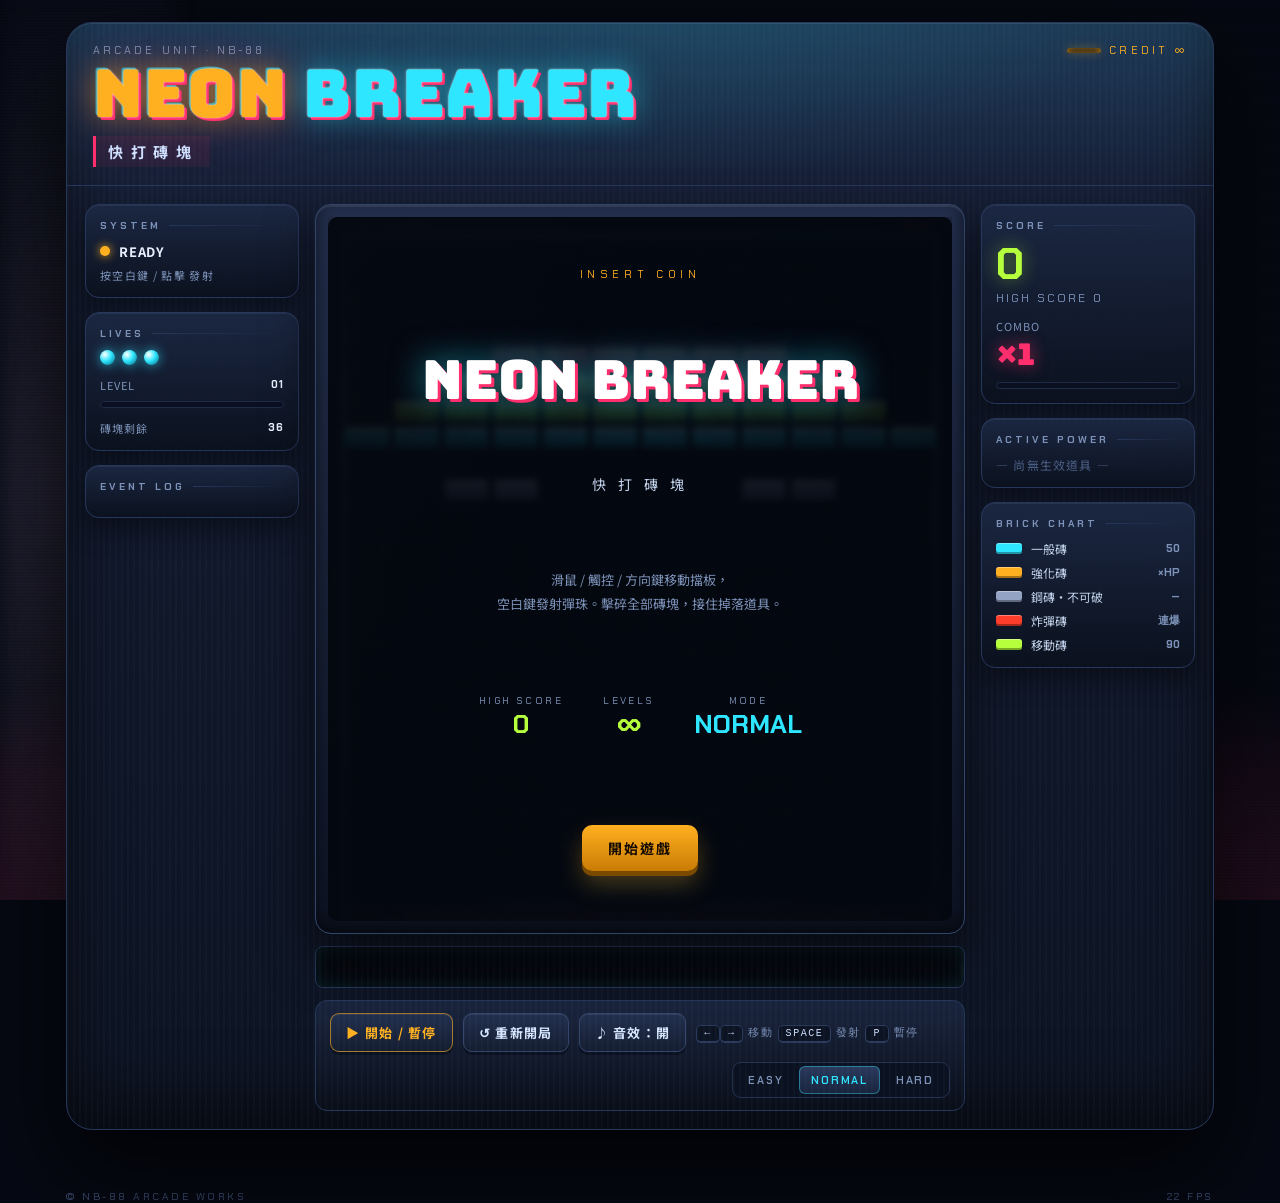
<file: NeonBreaker/index.html>
<!DOCTYPE html>
<html lang="zh-Hant">

<head>
    <meta charset="utf-8">
    <meta name="viewport" content="width=device-width, initial-scale=1">
    <title>NEON BREAKER ─ 快打磚塊</title>
    <link rel="preconnect" href="https://fonts.googleapis.com">
    <link rel="preconnect" href="https://fonts.gstatic.com" crossorigin>
    <link
        href="https://fonts.googleapis.com/css2?family=Bungee&family=Chakra+Petch:wght@400;500;600;700&family=Noto+Sans+TC:wght@400;500;700&display=swap"
        rel="stylesheet">
    <style>
        :root {
            --bg: #060913;
            --panel: #131c33;
            --panel2: #0b1222;
            --line: #26375c;
            --cyan: #2ee6ff;
            --lime: #b6ff3c;
            --amber: #ffb020;
            --pink: #ff2f6d;
            --orange: #ff5c2b;
            --ink: #e9f1ff;
            --muted: #7d92b8;
        }

        * {
            box-sizing: border-box
        }

        html,
        body {
            margin: 0;
            padding: 0
        }

        body {
            background: var(--bg);
            color: var(--ink);
            font-family: "Noto Sans TC", "Chakra Petch", system-ui, sans-serif;
            min-height: 100vh;
            overflow-x: hidden;
            -webkit-font-smoothing: antialiased;
        }

        /* ---------- 環境背景 ---------- */
        .bg {
            position: fixed;
            inset: 0;
            z-index: 0;
            pointer-events: none;
            overflow: hidden
        }

        .bg-grid {
            position: absolute;
            inset: -20% -10%;
            background-image:
                linear-gradient(rgba(46, 230, 255, .10) 1px, transparent 1px),
                linear-gradient(90deg, rgba(255, 47, 109, .07) 1px, transparent 1px);
            background-size: 100% 64px, 64px 100%;
            transform: perspective(520px) rotateX(58deg);
            transform-origin: 50% 100%;
            mask-image: linear-gradient(to top, #000 0%, transparent 78%);
            animation: gridDrift 3.6s linear infinite;
            opacity: .55;
        }

        @keyframes gridDrift {
            to {
                background-position: 0 64px, 64px 0
            }
        }

        .bg-horizon {
            position: absolute;
            left: 0;
            right: 0;
            bottom: 0;
            height: 42vh;
            background: radial-gradient(120% 100% at 50% 100%, rgba(255, 176, 32, .20), rgba(255, 47, 109, .10) 40%, transparent 70%);
        }

        .bg-beam {
            position: absolute;
            top: -10%;
            width: 180px;
            height: 130%;
            background: linear-gradient(180deg, transparent, rgba(46, 230, 255, .10), transparent);
            filter: blur(14px);
            animation: beam 17s linear infinite;
        }

        .bg-beam.b2 {
            animation-duration: 23s;
            animation-delay: -8s;
            background: linear-gradient(180deg, transparent, rgba(255, 47, 109, .10), transparent)
        }

        @keyframes beam {
            0% {
                left: -25%;
                transform: skewX(-12deg)
            }

            100% {
                left: 115%;
                transform: skewX(-12deg)
            }
        }

        .bg-scan {
            position: absolute;
            inset: 0;
            background: repeating-linear-gradient(0deg, rgba(0, 0, 0, .30) 0 1px, transparent 1px 3px);
            opacity: .35;
        }

        /* ---------- 機台 ---------- */
        .cabinet {
            position: relative;
            z-index: 2;
            max-width: 1180px;
            margin: 0 auto;
            padding: 22px 16px 44px;
        }

        .shell {
            position: relative;
            border: 1px solid var(--line);
            border-radius: 26px;
            background:
                linear-gradient(180deg, #1c2745 0%, #121a2e 22%, #0c1322 100%);
            box-shadow:
                0 40px 90px rgba(0, 0, 0, .75),
                inset 0 1px 0 rgba(255, 255, 255, .09),
                inset 0 -30px 60px rgba(0, 0, 0, .5);
            overflow: hidden;
        }

        .shell::before {
            content: "";
            position: absolute;
            inset: 0;
            pointer-events: none;
            background:
                radial-gradient(80% 40% at 50% -10%, rgba(46, 230, 255, .14), transparent 60%),
                repeating-linear-gradient(90deg, rgba(255, 255, 255, .02) 0 2px, transparent 2px 6px);
        }

        /* marquee */
        .marquee {
            position: relative;
            padding: 20px 26px 18px;
            border-bottom: 1px solid var(--line);
            background: linear-gradient(180deg, #0a1densité 0%, transparent 100%);
        }

        .marquee {
            background: linear-gradient(180deg, rgba(46, 230, 255, .10), transparent)
        }

        .marquee-top {
            display: flex;
            align-items: center;
            justify-content: space-between;
            gap: 14px;
            font-family: "Chakra Petch", monospace;
            font-size: 11px;
            letter-spacing: .28em;
            color: var(--muted);
            text-transform: uppercase;
        }

        .coin {
            display: flex;
            align-items: center;
            gap: 8px;
            color: var(--amber)
        }

        .coin i {
            width: 34px;
            height: 5px;
            border-radius: 3px;
            background: #050810;
            box-shadow: inset 0 0 6px rgba(255, 176, 32, .7), 0 0 10px rgba(255, 176, 32, .35)
        }

        .marquee h1 {
            margin: 6px 0 2px;
            font-family: "Bungee", cursive;
            font-weight: 400;
            font-size: clamp(34px, 6.4vw, 66px);
            line-height: .95;
            letter-spacing: .01em;
            color: var(--amber);
            text-shadow:
                0 0 2px #fff6dc,
                3px 3px 0 var(--pink),
                -2px -2px 0 rgba(46, 230, 255, .55),
                0 0 28px rgba(255, 176, 32, .55),
                0 0 60px rgba(255, 47, 109, .35);
            animation: flick 7s infinite;
        }

        .marquee h1 em {
            font-style: normal;
            color: var(--cyan);
            text-shadow: 0 0 2px #d9fbff, 3px 3px 0 var(--pink), 0 0 30px rgba(46, 230, 255, .55)
        }

        @keyframes flick {

            0%,
            96%,
            100% {
                opacity: 1
            }

            97% {
                opacity: .62
            }

            98% {
                opacity: 1
            }

            98.6% {
                opacity: .75
            }
        }

        .marquee .zh {
            display: inline-block;
            margin-top: 8px;
            font-weight: 700;
            font-size: 15px;
            letter-spacing: .5em;
            color: #cfe0ff;
            padding: 5px 12px;
            border-left: 3px solid var(--pink);
            background: rgba(255, 47, 109, .08);
        }

        /* deck layout */
        .deck {
            display: grid;
            grid-template-columns: 214px minmax(0, 1fr) 214px;
            gap: 16px;
            padding: 18px
        }

        @media(max-width:1060px) {
            .deck {
                grid-template-columns: 1fr 1fr
            }

            .screen {
                grid-column: 1/-1;
                order: -1
            }
        }

        @media(max-width:660px) {
            .deck {
                grid-template-columns: 1fr
            }
        }

        /* panels */
        .panel {
            border: 1px solid var(--line);
            border-radius: 14px;
            background: linear-gradient(180deg, rgba(28, 40, 68, .9), rgba(10, 16, 28, .9));
            box-shadow: inset 0 1px 0 rgba(255, 255, 255, .06), 0 12px 26px rgba(0, 0, 0, .4);
            padding: 14px;
            margin-bottom: 14px;
            position: relative;
        }

        .panel h2 {
            margin: 0 0 10px;
            font-family: "Chakra Petch", monospace;
            font-size: 10px;
            letter-spacing: .3em;
            color: var(--muted);
            text-transform: uppercase;
            display: flex;
            align-items: center;
            gap: 8px;
        }

        .panel h2::after {
            content: "";
            flex: 1;
            height: 1px;
            background: linear-gradient(90deg, var(--line), transparent)
        }

        /* status */
        .status-row {
            display: flex;
            align-items: center;
            gap: 9px;
            font-size: 13px;
            font-weight: 700;
            letter-spacing: .06em
        }

        .led {
            width: 10px;
            height: 10px;
            border-radius: 50%;
            background: var(--lime);
            box-shadow: 0 0 10px var(--lime);
            animation: pulse 1.4s ease-in-out infinite
        }

        .led.warn {
            background: var(--amber);
            box-shadow: 0 0 10px var(--amber)
        }

        .led.off {
            background: #3a4a68;
            box-shadow: none;
            animation: none
        }

        @keyframes pulse {

            0%,
            100% {
                opacity: 1;
                transform: scale(1)
            }

            50% {
                opacity: .4;
                transform: scale(.82)
            }
        }

        .status-sub {
            margin-top: 6px;
            font-size: 11px;
            color: var(--muted);
            letter-spacing: .12em
        }

        /* lives */
        .lives {
            display: flex;
            gap: 7px;
            flex-wrap: wrap
        }

        .life {
            width: 15px;
            height: 15px;
            border-radius: 50%;
            background: radial-gradient(circle at 32% 30%, #fff, #2ee6ff 45%, #0b5e78);
            box-shadow: 0 0 12px rgba(46, 230, 255, .7);
            transition: .25s
        }

        .life.dead {
            background: #1b2740;
            box-shadow: none;
            transform: scale(.7);
            opacity: .5
        }

        /* meters */
        .meter {
            height: 7px;
            border-radius: 4px;
            background: #0a1020;
            border: 1px solid #1e2c49;
            overflow: hidden;
            margin-top: 8px
        }

        .meter i {
            display: block;
            height: 100%;
            width: 0%;
            border-radius: 4px;
            transition: width .35s cubic-bezier(.2, .8, .2, 1)
        }

        .meter.cyan i {
            background: linear-gradient(90deg, #1a9fc0, var(--cyan));
            box-shadow: 0 0 12px rgba(46, 230, 255, .8)
        }

        .meter.amber i {
            background: linear-gradient(90deg, #b06b00, var(--amber));
            box-shadow: 0 0 12px rgba(255, 176, 32, .8)
        }

        .meter.pink i {
            background: linear-gradient(90deg, #a30f42, var(--pink));
            box-shadow: 0 0 12px rgba(255, 47, 109, .8)
        }

        .rowlabel {
            display: flex;
            justify-content: space-between;
            font-size: 11px;
            color: var(--muted);
            letter-spacing: .1em;
            margin-top: 12px
        }

        .rowlabel b {
            font-family: "Chakra Petch", monospace;
            color: var(--ink)
        }

        /* log */
        .log {
            list-style: none;
            margin: 0;
            padding: 0;
            font-size: 11.5px;
            line-height: 1.5;
            display: flex;
            flex-direction: column;
            gap: 5px;
            max-height: 150px;
            overflow: hidden
        }

        .log li {
            color: #b9cbe8;
            border-left: 2px solid var(--line);
            padding: 3px 0 3px 8px;
            font-family: "Chakra Petch", monospace;
            letter-spacing: .04em;
            animation: riseIn .35s ease-out both;
        }

        .log li span {
            color: var(--muted)
        }

        @keyframes riseIn {
            from {
                opacity: 0;
                transform: translateX(-8px)
            }

            to {
                opacity: 1;
                transform: none
            }
        }

        /* score */
        .score-big {
            font-family: "Chakra Petch", monospace;
            font-weight: 700;
            font-size: 44px;
            line-height: 1;
            color: var(--lime);
            text-shadow: 0 0 18px rgba(182, 255, 60, .45);
            letter-spacing: .02em;
        }

        .score-big.pop {
            animation: pop .28s ease-out
        }

        @keyframes pop {
            0% {
                transform: scale(1)
            }

            40% {
                transform: scale(1.14);
                color: #fff
            }

            100% {
                transform: scale(1)
            }
        }

        .score-sub {
            font-family: "Chakra Petch", monospace;
            font-size: 12px;
            color: var(--muted);
            letter-spacing: .18em;
            margin-top: 4px
        }

        .combo-num {
            font-family: "Bungee", cursive;
            font-size: 30px;
            color: var(--pink);
            text-shadow: 0 0 16px rgba(255, 47, 109, .6)
        }

        .combo-num.pop {
            animation: pop .25s ease-out
        }

        /* legend */
        .legend {
            display: flex;
            flex-direction: column;
            gap: 7px
        }

        .leg {
            display: flex;
            align-items: center;
            gap: 9px;
            font-size: 12px;
            color: #c3d3ec;
            transition: .2s
        }

        .leg:hover {
            color: #fff;
            transform: translateX(3px)
        }

        .chip {
            width: 26px;
            height: 11px;
            border-radius: 3px;
            flex: none;
            box-shadow: inset 0 -2px 0 rgba(0, 0, 0, .35), inset 0 1px 0 rgba(255, 255, 255, .35)
        }

        .leg b {
            margin-left: auto;
            font-family: "Chakra Petch", monospace;
            font-size: 11px;
            color: var(--muted)
        }

        .pu {
            display: flex;
            align-items: center;
            gap: 8px;
            font-size: 12px;
            padding: 5px 7px;
            border-radius: 8px;
            border: 1px solid #1f2d4a;
            background: #0c1424;
            margin-bottom: 6px;
            transition: .25s
        }

        .pu:hover {
            border-color: #33507f
        }

        .pu .glyph {
            width: 22px;
            height: 22px;
            border-radius: 5px;
            display: grid;
            place-items: center;
            flex: none;
            font-family: "Chakra Petch", monospace;
            font-weight: 700;
            font-size: 12px;
            color: #05080f;
        }

        .pu .bar {
            height: 3px;
            border-radius: 2px;
            background: #1c2942;
            margin-top: 4px;
            overflow: hidden
        }

        .pu .bar i {
            display: block;
            height: 100%;
            background: currentColor;
            transition: width .1s linear
        }

        .pu.bad .glyph {
            color: #12060a
        }

        /* screen */
        .screen {
            display: flex;
            flex-direction: column;
            gap: 12px;
            min-width: 0
        }

        .bezel {
            position: relative;
            border-radius: 16px;
            padding: 12px;
            background: linear-gradient(180deg, #232f4d, #0d1424);
            border: 1px solid #33456b;
            box-shadow: inset 0 2px 0 rgba(255, 255, 255, .08), inset 0 -8px 18px rgba(0, 0, 0, .6), 0 24px 50px rgba(0, 0, 0, .55);
        }

        .bezel::after {
            content: "NB-88 CRT";
            position: absolute;
            bottom: -1px;
            left: 50%;
            transform: translate(-50%, -100%);
            font-family: "Chakra Petch", monospace;
            font-size: 9px;
            letter-spacing: .4em;
            color: #41557d;
        }

        .tube {
            position: relative;
            border-radius: 10px;
            overflow: hidden;
            background: #04060d;
            box-shadow: inset 0 0 60px rgba(0, 0, 0, .9)
        }

        canvas {
            display: block;
            width: 100%;
            height: auto;
            aspect-ratio: 620/700;
            touch-action: none
        }

        .crt {
            position: absolute;
            inset: 0;
            pointer-events: none;
            background:
                repeating-linear-gradient(0deg, rgba(0, 0, 0, .24) 0 1px, transparent 1px 3px),
                radial-gradient(120% 100% at 50% 50%, transparent 55%, rgba(0, 0, 0, .55) 100%);
            mix-blend-mode: multiply;
        }

        .glare {
            position: absolute;
            inset: 0;
            pointer-events: none;
            background: linear-gradient(115deg, rgba(255, 255, 255, .09) 0%, transparent 32%)
        }

        /* overlay */
        .overlay {
            position: absolute;
            inset: 0;
            display: none;
            place-items: center;
            text-align: center;
            background: radial-gradient(70% 70% at 50% 45%, rgba(4, 8, 16, .86), rgba(4, 8, 16, .96));
            backdrop-filter: blur(3px);
            padding: 20px;
            z-index: 5;
        }

        .overlay.on {
            display: grid;
            animation: fadeIn .3s ease-out
        }

        @keyframes fadeIn {
            from {
                opacity: 0
            }

            to {
                opacity: 1
            }
        }

        .ov-tag {
            font-family: "Chakra Petch", monospace;
            font-size: 11px;
            letter-spacing: .42em;
            color: var(--amber);
            animation: pulse 1.5s infinite
        }

        .ov-title {
            font-family: "Bungee", cursive;
            font-size: clamp(30px, 5.4vw, 54px);
            margin: 12px 0 6px;
            line-height: 1;
            color: #fff;
            text-shadow: 3px 3px 0 var(--pink), 0 0 34px rgba(46, 230, 255, .55);
            animation: ovIn .45s cubic-bezier(.2, 1.2, .3, 1) both;
        }

        @keyframes ovIn {
            from {
                opacity: 0;
                transform: translateY(16px) scale(.94)
            }

            to {
                opacity: 1;
                transform: none
            }
        }

        .ov-zh {
            font-size: 14px;
            color: #c8d8f2;
            letter-spacing: .32em;
            margin-bottom: 4px
        }

        .ov-text {
            font-size: 13px;
            color: var(--muted);
            max-width: 340px;
            margin: 10px auto 0;
            line-height: 1.8
        }

        .ov-stats {
            display: flex;
            gap: 22px;
            justify-content: center;
            margin: 18px 0 4px;
            flex-wrap: wrap
        }

        .ov-stats div {
            min-width: 86px
        }

        .ov-stats span {
            display: block;
            font-family: "Chakra Petch", monospace;
            font-size: 10px;
            letter-spacing: .24em;
            color: var(--muted)
        }

        .ov-stats b {
            font-family: "Chakra Petch", monospace;
            font-size: 26px;
            color: var(--lime)
        }

        .badge {
            display: inline-block;
            margin-top: 12px;
            padding: 5px 14px;
            border: 1px solid var(--amber);
            color: var(--amber);
            border-radius: 99px;
            font-size: 11px;
            letter-spacing: .24em;
            font-family: "Chakra Petch", monospace;
            animation: pulse 1.2s infinite
        }

        .btn {
            cursor: pointer;
            border: none;
            font-family: "Noto Sans TC", sans-serif;
            font-weight: 700;
            letter-spacing: .14em;
            border-radius: 10px;
            padding: 13px 26px;
            font-size: 14px;
            background: linear-gradient(180deg, var(--amber), #c97c05);
            color: #160b00;
            box-shadow: 0 5px 0 #7a4a00, 0 12px 24px rgba(255, 176, 32, .28);
            transition: transform .12s, box-shadow .12s, filter .2s;
            margin-top: 20px;
        }

        .btn:hover {
            filter: brightness(1.12)
        }

        .btn:active {
            transform: translateY(4px);
            box-shadow: 0 1px 0 #7a4a00
        }

        .btn.cyan {
            background: linear-gradient(180deg, var(--cyan), #0e8fae);
            color: #02121a;
            box-shadow: 0 5px 0 #075668, 0 12px 24px rgba(46, 230, 255, .24)
        }

        .btn.cyan:active {
            box-shadow: 0 1px 0 #075668
        }

        .btn:focus-visible {
            outline: 2px solid #fff;
            outline-offset: 3px
        }

        /* banner */
        .banner {
            position: absolute;
            left: 0;
            right: 0;
            top: 34%;
            text-align: center;
            pointer-events: none;
            z-index: 6;
            animation: banner 2.4s ease-out forwards;
        }

        .banner b {
            display: block;
            font-family: "Bungee", cursive;
            font-size: 44px;
            color: #fff;
            text-shadow: 3px 3px 0 var(--pink), 0 0 30px rgba(46, 230, 255, .6)
        }

        .banner span {
            font-size: 13px;
            letter-spacing: .4em;
            color: var(--cyan)
        }

        @keyframes banner {
            0% {
                opacity: 0;
                transform: scale(.7)
            }

            18% {
                opacity: 1;
                transform: scale(1)
            }

            78% {
                opacity: 1
            }

            100% {
                opacity: 0;
                transform: scale(1.12)
            }
        }

        /* ticker */
        .ticker {
            border: 1px solid var(--line);
            border-radius: 8px;
            background: #05080f;
            overflow: hidden;
            padding: 8px 0;
            box-shadow: inset 0 0 18px rgba(46, 230, 255, .10);
        }

        .ticker-text {
            display: inline-block;
            white-space: nowrap;
            font-family: "Chakra Petch", monospace;
            font-size: 12px;
            letter-spacing: .22em;
            color: var(--lime);
            text-shadow: 0 0 10px rgba(182, 255, 60, .5);
            animation: scroll 22s linear infinite;
            padding-left: 100%;
        }

        @keyframes scroll {
            to {
                transform: translateX(-100%)
            }
        }

        /* control deck */
        .controls {
            display: flex;
            flex-wrap: wrap;
            align-items: center;
            gap: 10px;
            border: 1px solid var(--line);
            border-radius: 12px;
            padding: 12px 14px;
            background: linear-gradient(180deg, rgba(30, 42, 70, .75), rgba(9, 14, 25, .75));
        }

        .ctl {
            cursor: pointer;
            border: 1px solid #33456b;
            border-radius: 9px;
            padding: 9px 15px;
            background: linear-gradient(180deg, #22304e, #141d31);
            color: #d7e6ff;
            font-weight: 700;
            font-family: "Noto Sans TC", sans-serif;
            font-size: 13px;
            letter-spacing: .1em;
            box-shadow: 0 3px 0 #0a1120, inset 0 1px 0 rgba(255, 255, 255, .08);
            transition: transform .1s, box-shadow .1s, color .2s, border-color .2s;
        }

        .ctl:hover {
            border-color: var(--cyan);
            color: #fff;
            box-shadow: 0 3px 0 #0a1120, 0 0 16px rgba(46, 230, 255, .28)
        }

        .ctl:active {
            transform: translateY(3px);
            box-shadow: 0 0 0 #0a1120
        }

        .ctl.primary {
            border-color: rgba(255, 176, 32, .6);
            color: var(--amber)
        }

        .diff {
            display: flex;
            gap: 4px;
            margin-left: auto;
            background: #0a1120;
            border: 1px solid #22314f;
            border-radius: 9px;
            padding: 3px
        }

        .diff button {
            cursor: pointer;
            border: none;
            background: transparent;
            color: var(--muted);
            font-family: "Chakra Petch", monospace;
            font-size: 11px;
            letter-spacing: .16em;
            padding: 7px 12px;
            border-radius: 6px;
            transition: .2s;
            font-weight: 600;
        }

        .diff button:hover {
            color: #fff
        }

        .diff button.on {
            background: linear-gradient(180deg, #2a3a5e, #18233c);
            color: var(--cyan);
            box-shadow: inset 0 0 0 1px rgba(46, 230, 255, .4)
        }

        .keys {
            font-family: "Chakra Petch", monospace;
            font-size: 11px;
            color: var(--muted);
            letter-spacing: .14em
        }

        kbd {
            background: #0c1424;
            border: 1px solid #2a3a5c;
            border-bottom-width: 2px;
            border-radius: 5px;
            padding: 2px 7px;
            color: #cfe0ff;
            font-size: 10px
        }

        footer {
            max-width: 1180px;
            margin: 16px auto 0;
            padding: 0 16px;
            display: flex;
            justify-content: space-between;
            gap: 12px;
            flex-wrap: wrap;
            font-family: "Chakra Petch", monospace;
            font-size: 10.5px;
            letter-spacing: .24em;
            color: #3d4f74
        }
    </style>
</head>

<body>

    <div class="bg">
        <div class="bg-beam"></div>
        <div class="bg-beam b2"></div>
        <div class="bg-grid"></div>
        <div class="bg-horizon"></div>
        <div class="bg-scan"></div>
    </div>

    <main class="cabinet">
        <div class="shell">

            <header class="marquee">
                <div class="marquee-top">
                    <span>ARCADE UNIT · NB-88</span>
                    <span class="coin"><i></i> CREDIT ∞</span>
                </div>
                <h1>NEON <em>BREAKER</em></h1>
                <span class="zh">快打磚塊</span>
            </header>

            <div class="deck">

                <!-- 左側面板 -->
                <aside class="rail">
                    <div class="panel">
                        <h2>System</h2>
                        <div class="status-row"><i class="led" id="statusLed"></i><span id="statusText">STANDBY</span>
                        </div>
                        <div class="status-sub" id="statusSub">等待投幣 · INSERT COIN</div>
                    </div>

                    <div class="panel">
                        <h2>Lives</h2>
                        <div class="lives" id="lives"></div>
                        <div class="rowlabel"><span>LEVEL</span><b id="level">01</b></div>
                        <div class="meter cyan"><i id="levelBar"></i></div>
                        <div class="rowlabel"><span>磚塊剩餘</span><b id="bricksLeft">0</b></div>
                    </div>

                    <div class="panel">
                        <h2>Event Log</h2>
                        <ul class="log" id="log"></ul>
                    </div>
                </aside>

                <!-- 螢幕 -->
                <section class="screen">
                    <div class="bezel">
                        <div class="tube">
                            <canvas id="game"></canvas>
                            <div class="crt"></div>
                            <div class="glare"></div>
                            <div class="overlay on" id="overlay"></div>
                        </div>
                    </div>

                    <div class="ticker"><span class="ticker-text" id="tickerText">SYSTEM READY ✦ NEON BREAKER NB-88 ✦
                            破磚可得分數 ✦ 接住道具取得優勢 ✦</span></div>

                    <div class="controls">
                        <button class="ctl primary" id="btnStart">▶ 開始 / 暫停</button>
                        <button class="ctl" id="btnRestart">↺ 重新開局</button>
                        <button class="ctl" id="btnSound">♪ 音效：開</button>
                        <span class="keys"><kbd>←</kbd><kbd>→</kbd> 移動 <kbd>SPACE</kbd> 發射 <kbd>P</kbd> 暫停</span>
                        <div class="diff" id="diff">
                            <button data-d="easy">EASY</button>
                            <button data-d="normal" class="on">NORMAL</button>
                            <button data-d="hard">HARD</button>
                        </div>
                    </div>
                </section>

                <!-- 右側面板 -->
                <aside class="rail">
                    <div class="panel">
                        <h2>Score</h2>
                        <div class="score-big" id="score">0</div>
                        <div class="score-sub">HIGH SCORE <span id="high">0</span></div>
                        <div class="rowlabel"><span>COMBO</span></div>
                        <div class="combo-num" id="combo">×1</div>
                        <div class="meter pink"><i id="comboBar"></i></div>
                    </div>

                    <div class="panel">
                        <h2>Active Power</h2>
                        <div id="mods" style="color:#4c5f85;font-size:12px;letter-spacing:.1em">— 尚無生效道具 —</div>
                    </div>

                    <div class="panel">
                        <h2>Brick Chart</h2>
                        <div class="legend">
                            <div class="leg"><i class="chip" style="background:#2ee6ff"></i>一般磚<b>50</b></div>
                            <div class="leg"><i class="chip" style="background:#ffb020"></i>強化磚<b>×HP</b></div>
                            <div class="leg"><i class="chip" style="background:#93a3c4"></i>鋼磚·不可破<b>—</b></div>
                            <div class="leg"><i class="chip" style="background:#ff3d2b"></i>炸彈磚<b>連爆</b></div>
                            <div class="leg"><i class="chip" style="background:#b6ff3c"></i>移動磚<b>90</b></div>
                        </div>
                    </div>
                </aside>

            </div>
        </div>
    </main>

    <footer>
        <span>© NB-88 ARCADE WORKS</span>
        <span id="fps">60 FPS</span>
    </footer>

    <script>
        /* =========================================================
           NEON BREAKER — 街機快打磚塊
           ========================================================= */
        const W = 620, H = 700;
        const canvas = document.getElementById('game');
        const ctx = canvas.getContext('2d');
        const DPR = Math.min(window.devicePixelRatio || 1, 2);
        canvas.width = W * DPR; canvas.height = H * DPR;
        ctx.scale(DPR, DPR);

        /* ---------- 常量 ---------- */
        const PLAY = { x: 16, y: 16, w: W - 32, h: H - 16 };
        const PADDLE_Y = H - 54, PADDLE_H = 14, PADDLE_BASE = 96;
        const BALL_R = 7;
        const BRICK_TOP = 104, BRICK_H = 22, BRICK_GAP = 4, COLS = 12;
        const BRICK_W = (PLAY.w - BRICK_GAP * (COLS - 1)) / COLS;

        const PAL = {
            1: { c: '#2ee6ff', hi: '#c8f8ff', dk: '#0a6c86' },
            2: { c: '#b6ff3c', hi: '#e9ffc0', dk: '#5c8c10' },
            3: { c: '#ffb020', hi: '#ffe2ac', dk: '#9a5a04' },
            4: { c: '#ff2f6d', hi: '#ffc0d3', dk: '#960d3a' },
            5: { c: '#ff5c2b', hi: '#ffcbb6', dk: '#9c2c0c' }
        };

        const POWERUPS = {
            E: { name: '擋板加寬', color: '#2ee6ff', good: true },
            M: { name: '分裂球', color: '#b6ff3c', good: true },
            L: { name: '雷射砲', color: '#ff2f6d', good: true },
            S: { name: '減速球', color: '#8fd8ff', good: true },
            '+': { name: '多一條命', color: '#ffd166', good: true },
            G: { name: '磁性吸球', color: '#c58bff', good: true },
            B: { name: '獎勵分', color: '#ffb020', good: true },
            K: { name: '擋板縮小', color: '#ff7043', good: false },
            F: { name: '加速球', color: '#ff1744', good: false }
        };
        const DROP_TABLE = [['E', 18], ['M', 14], ['L', 12], ['S', 10], ['+', 5], ['G', 10], ['B', 12], ['K', 10], ['F', 9]];

        /* ---------- 關卡 ---------- */
        const LEVELS = [
            {
                name: 'CLASSIC', rows: [
                    "............",
                    "...444444...",
                    "..33333333..",
                    ".2222222222.",
                    "111111111111",
                    "............",
                    "..SS....SS.."]
            },
            {
                name: 'CHECKER', rows: [
                    "1.1.1.1.1.1.",
                    ".2.2.2.2.2.2",
                    "3.3.E.3.3.E.",
                    ".4.4.4.4.4.4",
                    "1.1.1.1.1.1.",
                    ".S.S.S.S.S.S"]
            },
            {
                name: 'FORTRESS', rows: [
                    "..SSSSSSSS..",
                    ".S44444444S.",
                    ".S33333333S.",
                    ".S22E22E22S.",
                    ".S11111111S.",
                    "..11111111..",
                    "............",
                    "..M......M.."]
            },
            {
                name: 'BIG WAVE', rows: [
                    ".....55.....",
                    "....4444....",
                    "...333333...",
                    "..22E22E22..",
                    ".1111111111.",
                    "..SS....SS..",
                    "............",
                    "...M....M..."]
            },
            {
                name: 'PILLARS', rows: [
                    "5.4.3.2.1.4.",
                    ".4.3.2.1.4.E",
                    "S.E.S.E.S.S.",
                    "............",
                    ".M.M.M.M.M.M",
                    "............",
                    "1.2.3.4.5.2."]
            },
            {
                name: 'INVADER', rows: [
                    "..2......2..",
                    "...2....2...",
                    "..33333333..",
                    ".33.3333.33.",
                    "333333333333",
                    "3.33333333.3",
                    "3.3......3.3",
                    ".33......33.",
                    "..SS....SS.."]
            }
        ];
        function mulberry32(a) { return function () { a |= 0; a = a + 0x6D2B79F5 | 0; let t = Math.imul(a ^ a >>> 15, 1 | a); t = t + Math.imul(t ^ t >>> 7, 61 | t) ^ t; return ((t ^ t >>> 14) >>> 0) / 4294967296 } }
        function procedural(n) {
            const rnd = mulberry32(n * 7919 + 101);
            const rows = Math.min(11, 6 + Math.floor(n / 2));
            const out = [];
            for (let r = 0; r < rows; r++) {
                let half = '';
                for (let c = 0; c < 6; c++) {
                    const v = rnd(); let ch = '.';
                    if (v > 0.88) ch = 'S';
                    else if (v > 0.80) ch = 'E';
                    else if (v > 0.14) ch = String(Math.max(1, Math.min(5, 1 + Math.floor(r / rows * 3.4 + rnd() * 1.9))));
                    half += ch;
                }
                out.push(half + half.split('').reverse().join(''));
            }
            out.push('...M....M...');
            return { name: 'ENDLESS ' + String(n).padStart(2, '0'), rows: out };
        }
        function levelData(n) { return LEVELS[(n - 1) % LEVELS.length] ? { ...LEVELS[(n - 1) % LEVELS.length], idx: n } : procedural(n); }

        /* ---------- 音效 ---------- */
        const SFX = {
            ac: null, muted: false,
            init() { if (!this.ac) { try { this.ac = new (window.AudioContext || window.webkitAudioContext)(); } catch (e) { } } if (this.ac && this.ac.state === 'suspended') this.ac.resume(); },
            tone(f, dur, type = 'square', vol = .14, slide = 0) {
                if (this.muted || !this.ac) return;
                const t = this.ac.currentTime, o = this.ac.createOscillator(), g = this.ac.createGain();
                o.type = type; o.frequency.setValueAtTime(f, t);
                if (slide) o.frequency.exponentialRampToValueAtTime(Math.max(40, f + slide), t + dur);
                g.gain.setValueAtTime(0, t); g.gain.linearRampToValueAtTime(vol, t + 0.008);
                g.gain.exponentialRampToValueAtTime(0.0001, t + dur);
                o.connect(g).connect(this.ac.destination); o.start(t); o.stop(t + dur + .02);
            },
            noise(dur = .25, vol = .22) {
                if (this.muted || !this.ac) return;
                const t = this.ac.currentTime, len = Math.floor(this.ac.sampleRate * dur);
                const buf = this.ac.createBuffer(1, len, this.ac.sampleRate), d = buf.getChannelData(0);
                for (let i = 0; i < len; i++) d[i] = (Math.random() * 2 - 1) * (1 - i / len);
                const src = this.ac.createBufferSource(); src.buffer = buf;
                const f = this.ac.createBiquadFilter(); f.type = 'lowpass'; f.frequency.setValueAtTime(2200, t);
                f.frequency.exponentialRampToValueAtTime(180, t + dur);
                const g = this.ac.createGain(); g.gain.setValueAtTime(vol, t); g.gain.exponentialRampToValueAtTime(.001, t + dur);
                src.connect(f).connect(g).connect(this.ac.destination); src.start(t);
            },
            arp(notes, step = .07, type = 'square', vol = .13) { notes.forEach((n, i) => setTimeout(() => this.tone(n, .14, type, vol), i * step * 1000)); }
        };

        /* ---------- 狀態 ---------- */
        const S = {
            mode: 'title',            // title | ready | playing | paused | levelclear | gameover
            score: 0, shown: 0, high: 0, lives: 3, level: 1, combo: 0, maxCombo: 0,
            bricks: [], balls: [], drops: [], shots: [], parts: [], floats: [], stars: [],
            pad: { x: W / 2, tx: W / 2, w: PADDLE_BASE, laserT: 0 },
            mods: { expand: 0, shrink: 0, slow: 0, fast: 0, laser: 0, sticky: 0 },
            shake: 0, flash: 0, t: 0, diff: 'normal', bricksTotal: 0, cleared: false
        };
        try { S.high = parseInt(localStorage.getItem('nb88_high') || '0', 10) || 0; } catch (e) { }

        const DIFF = { easy: { spd: .86, lives: 5 }, normal: { spd: 1, lives: 3 }, hard: { spd: 1.16, lives: 2 } };

        /* ---------- 工具 ---------- */
        function rr(x, y, w, h, r) { ctx.beginPath(); ctx.moveTo(x + r, y); ctx.arcTo(x + w, y, x + w, y + h, r); ctx.arcTo(x + w, y + h, x, y + h, r); ctx.arcTo(x, y + h, x, y, r); ctx.arcTo(x, y, x + w, y, r); ctx.closePath(); }
        const clamp = (v, a, b) => v < a ? a : v > b ? b : v;
        const rand = (a, b) => a + Math.random() * (b - a);
        function pad2(n) { return String(n).padStart(2, '0') }
        function baseSpeed() { return Math.min(520, (330 + (S.level - 1) * 16)) * DIFF[S.diff].spd; }
        function speedMul() { return (S.mods.slow > 0 ? .68 : 1) * (S.mods.fast > 0 ? 1.28 : 1); }
        function paddleW() { return PADDLE_BASE * (S.mods.expand > 0 ? 1.62 : 1) * (S.mods.shrink > 0 ? .62 : 1); }

        /* ---------- 建置關卡 ---------- */
        function buildLevel(n) {
            const lv = n <= LEVELS.length ? LEVELS[n - 1] : procedural(n);
            S.bricks = [];
            lv.rows.forEach((row, r) => {
                for (let c = 0; c < Math.min(COLS, row.length); c++) {
                    const ch = row[c]; if (ch === '.' || ch === ' ') continue;
                    const x = PLAY.x + c * (BRICK_W + BRICK_GAP), y = BRICK_TOP + r * (BRICK_H + BRICK_GAP);
                    let b = { x, y, w: BRICK_W, h: BRICK_H, col: c, row: r, alive: true, phase: c * 0.5, type: 'normal', hp: 1, maxHp: 1, pts: 50 };
                    if (ch === 'S') { b.type = 'steel'; b.hp = b.maxHp = 99; }
                    else if (ch === 'E') { b.type = 'boom'; b.hp = b.maxHp = 1; b.pts = 120; }
                    else if (ch === 'M') { b.type = 'moving'; b.hp = b.maxHp = 2; b.pts = 90; b.ox = x; b.amp = Math.min(60, PLAY.w * 0.14); }
                    else { b.hp = b.maxHp = clamp(parseInt(ch, 10) || 1, 1, 5); b.pts = 50 * b.hp; }
                    S.bricks.push(b);
                }
            });
            S.bricksTotal = S.bricks.filter(b => b.type !== 'steel').length;
            S.levelName = lv.name;
            syncHUD(true);
        }

        /* ---------- 球 ---------- */
        function newBall(x, y, ang) {
            const sp = baseSpeed(), a = ang === undefined ? rand(-1.05, -0.72) : ang;
            return { x, y, vx: Math.cos(a) * sp, vy: Math.sin(a) * sp, r: BALL_R, trail: [], stuck: false };
        }
        function resetBall() {
            S.balls = [newBall(S.pad.x, PADDLE_Y - 16)];
            S.balls[0].stuck = true;
            S.drops = []; S.shots = [];
            S.mode = 'ready';
        }

        /* ---------- 粒子 ---------- */
        function burst(x, y, color, n = 14, pow = 1) {
            for (let i = 0; i < n; i++) {
                const a = rand(0, Math.PI * 2), s = rand(40, 260) * pow;
                S.parts.push({
                    x, y, vx: Math.cos(a) * s, vy: Math.sin(a) * s - 40, life: rand(.35, .85), max: .85,
                    size: rand(2, 5.5), color, rot: rand(0, 6), vr: rand(-9, 9)
                });
            }
        }
        function floatText(x, y, txt, color = '#fff', size = 15) { S.floats.push({ x, y, txt, color, size, life: 1 }); }

        /* ---------- 计分 ---------- */
        function addScore(v, x, y) {
            const mult = 1 + Math.floor(S.combo / 4);
            const got = Math.round(v * mult);
            S.score += got;
            if (x !== undefined) floatText(x, y, '+' + got + (mult > 1 ? ' ×' + mult : ''), mult > 1 ? '#ff2f6d' : '#e9f1ff', mult > 1 ? 17 : 14);
            if (S.score > S.high) { S.high = S.score; try { localStorage.setItem('nb88_high', String(S.high)); } catch (e) { } }
        }

        /* ---------- 撞磚 ---------- */
        function killBrick(b, chain = 0) {
            if (!b.alive || b.type === 'steel') return;
            b.alive = false;
            const col = b.type === 'boom' ? '#ff3d2b' : (PAL[Math.min(b.maxHp, 5)] || PAL[1]).c;
            burst(b.x + b.w / 2, b.y + b.h / 2, col, b.type === 'boom' ? 26 : 15, b.type === 'boom' ? 1.5 : 1);
            S.combo++; S.maxCombo = Math.max(S.maxCombo, S.combo);
            addScore(b.pts, b.x + b.w / 2, b.y);
            SFX.tone(320 + (b.maxHp * 70) + Math.min(S.combo * 12, 180), .06, 'square', .11, -90);

            if (b.type === 'boom') {
                S.shake = Math.max(S.shake, 9); S.flash = .5; SFX.noise(.3, .24);
                S.bricks.forEach(o => {
                    if (o.alive && Math.abs((o.x + o.w / 2) - (b.x + b.w / 2)) < BRICK_W * 1.7 && Math.abs((o.y + o.h / 2) - (b.y + b.h / 2)) < BRICK_H * 2.2) {
                        if (o.type === 'boom' && chain < 3) { killBrick(o, chain + 1); }
                        else if (o.type !== 'steel') { o.hp = 0; killBrick(o, chain + 1); }
                    }
                });
            }
            maybeDrop(b);
            checkClear();
        }
        function maybeDrop(b) {
            const chance = b.type === 'boom' ? .34 : b.type === 'moving' ? .24 : .15;
            if (Math.random() > chance) return;
            const total = DROP_TABLE.reduce((s, d) => s + d[1], 0);
            let r = Math.random() * total, key = 'E';
            for (const [k, w] of DROP_TABLE) { if ((r -= w) <= 0) { key = k; break; } }
            S.drops.push({ x: b.x + b.w / 2, y: b.y + b.h / 2, vy: 132, key, w: 34, h: 18, t: 0 });
        }
        function checkClear() {
            if (S.bricks.some(b => b.alive && b.type !== 'steel')) return;
            S.cleared = true; S.mode = 'levelclear';
            const bonus = S.lives * 150 + S.level * 250;
            S.score += bonus;
            if (S.score > S.high) { S.high = S.score; try { localStorage.setItem('nb88_high', String(S.high)); } catch (e) { } }
            SFX.arp([523, 659, 784, 1046, 1318], .09, 'triangle', .15);
            log(`LV${pad2(S.level)} CLEAR · +${bonus}`);
            pushTicker(`LEVEL ${pad2(S.level)} CLEAR!  BONUS +${bonus}  ✦  NEXT: ${S.level + 1}`);
            showOverlay('clear', { bonus });
            syncHUD(true);
        }

        /* ---------- 道具 ---------- */
        function applyPower(key) {
            const info = POWERUPS[key];
            if (key === 'E') { S.mods.expand = 13; }
            if (key === 'K') { S.mods.shrink = 10; }
            if (key === 'S') { S.mods.slow = 9; S.mods.fast = 0; }
            if (key === 'F') { S.mods.fast = 8; S.mods.slow = 0; }
            if (key === 'L') { S.mods.laser = 9; }
            if (key === 'G') { S.mods.sticky = 11; }
            if (key === 'M') {
                const src = S.balls[0] || newBall(S.pad.x, PADDLE_Y - 16);
                for (const d of [-0.5, 0.5]) {
                    const sp = Math.hypot(src.vx, src.vy) || baseSpeed(); const a = Math.atan2(src.vy, src.vx) + d;
                    S.balls.push({ x: src.x, y: src.y, vx: Math.cos(a) * sp, vy: Math.sin(a) * sp, r: BALL_R, trail: [], stuck: false });
                }
            }
            if (key === '+') { S.lives = Math.min(6, S.lives + 1); }
            if (key === 'B') { S.score += 750; floatText(S.pad.x, PADDLE_Y - 40, '+750 BONUS', '#ffb020', 18); }
            S.flash = Math.max(S.flash, info.good ? .22 : .34);
            SFX.arp(info.good ? [660, 880, 1100] : [400, 300, 220], .06, info.good ? 'square' : 'sawtooth', .13);
            log(`${info.good ? '▲' : '▼'} ${info.name}`, info.good ? '#b6ff3c' : '#ff7043');
            pushTicker(`POWER-UP ▸ ${info.name} ${info.good ? 'ACQUIRED' : 'WARNING'}`);
            S.floats.push({ x: S.pad.x, y: PADDLE_Y - 24, txt: info.name, color: info.color, life: 1.1, size: 16 });
        }

        /* ---------- 更新 ---------- */
        function update(dt) {
            S.t += dt;
            S.shake *= Math.pow(.0016, dt); if (S.shake < .2) S.shake = 0;
            S.flash *= Math.pow(.002, dt);
            S.stars.forEach(s => { s.y += s.v * dt; if (s.y > PLAY.y + PLAY.h) { s.y = PLAY.y; s.x = rand(PLAY.x, PLAY.x + PLAY.w); } });
            S.parts = S.parts.filter(p => { p.life -= dt; p.x += p.vx * dt; p.y += p.vy * dt; p.vy += 620 * dt; p.rot += p.vr * dt; return p.life > 0; });
            S.floats = S.floats.filter(f => { f.life -= dt * .9; f.y -= 34 * dt; return f.life > 0; });

            if (S.mode !== 'playing' && S.mode !== 'ready') return;

            // 道具計時
            for (const k in S.mods) { if (S.mods[k] > 0) { S.mods[k] -= dt; if (S.mods[k] <= 0) { S.mods[k] = 0; if (k === 'expand' || k === 'shrink') log('◇ 效果結束'); } } }
            S.pad.w += (paddleW() - S.pad.w) * Math.min(1, dt * 12);

            // 擋板
            const prevX = S.pad.x;
            S.pad.x += (S.pad.tx - S.pad.x) * Math.min(1, dt * 24);
            S.pad.x = clamp(S.pad.x, PLAY.x + S.pad.w / 2, PLAY.x + PLAY.w - S.pad.w / 2);
            S.pad.vx = (S.pad.x - prevX) / Math.max(dt, .0001);

            // 雷射
            if (S.mods.laser > 0) {
                S.pad.laserT -= dt;
                if (S.pad.laserT <= 0) {
                    S.pad.laserT = .22;
                    [-1, 1].forEach(s => S.shots.push({ x: S.pad.x + s * (S.pad.w / 2 - 6), y: PADDLE_Y, vx: s * 40, vy: -620 }));
                    SFX.tone(1200, .05, 'sawtooth', .07, -500);
                }
            }
            S.shots = S.shots.filter(sh => {
                sh.x += sh.vx * dt; sh.y += sh.vy * dt;
                if (sh.y < PLAY.y) return false;
                for (const b of S.bricks) {
                    if (b.alive && sh.x > b.x && sh.x < b.x + b.w && sh.y > b.y && sh.y < b.y + b.h) {
                        if (b.type === 'steel') { burst(sh.x, sh.y, '#c9d6ef', 5, .5); SFX.tone(180, .05, 'square', .08); return false; }
                        b.hp--; if (b.hp <= 0) killBrick(b); else { burst(sh.x, sh.y, '#fff', 4, .4); SFX.tone(500, .04, 'square', .08); }
                        return false;
                    }
                }
                return true;
            });

            // 掉落道具
            S.drops = S.drops.filter(d => {
                d.y += d.vy * dt; d.t += dt;
                if (d.y > PADDLE_Y + PADDLE_H + 14) return false;
                if (Math.abs(d.x - S.pad.x) < S.pad.w / 2 + 16 && d.y + d.h / 2 > PADDLE_Y) { applyPower(d.key); return false; }
                return true;
            });

            // 移動磚
            S.bricks.forEach(b => { if (b.alive && b.type === 'moving') { b.x = b.ox + Math.sin(S.t * 1.5 + b.phase) * b.amp; } });

            // 球
            const mul = speedMul();
            S.balls = S.balls.filter(b => {
                b.trail.push({ x: b.x, y: b.y }); if (b.trail.length > 13) b.trail.shift();
                if (b.stuck) {
                    b.x = S.pad.x + (b.off || 0); b.y = PADDLE_Y - b.r - 3;
                    return true;
                }
                const sp = Math.hypot(b.vx, b.vy);
                const steps = Math.max(1, Math.ceil(sp * mul * dt / (b.r * .7))), sdt = dt / steps;
                for (let i = 0; i < steps; i++) { if (!stepBall(b, sdt, mul)) return false; }
                return true;
            });

            if (S.mode === 'playing' && S.balls.length === 0) {
                S.lives--;
                S.combo = 0; SFX.arp([300, 220, 160], .09, 'sawtooth', .16); S.shake = 10;
                log('✖ 失去彈珠', ' #ff7043');
                pushTicker('BALL LOST ✦ REMAINING ' + S.lives);
                S.mods.expand = S.mods.shrink = S.mods.slow = S.mods.fast = S.mods.laser = S.mods.sticky = 0;
                if (S.lives <= 0) { gameOver(); } else { resetBall(); }
            }
            syncHUD(false);
        }

        function stepBall(b, dt, mul) {
            b.x += b.vx * mul * dt; b.y += b.vy * mul * dt;

            if (b.x - b.r < PLAY.x) { b.x = PLAY.x + b.r; b.vx = Math.abs(b.vx); SFX.tone(220, .03, 'square', .06); wallFx(b.x, b.y); }
            if (b.x + b.r > PLAY.x + PLAY.w) { b.x = PLAY.x + PLAY.w - b.r; b.vx = -Math.abs(b.vx); SFX.tone(220, .03, 'square', .06); wallFx(b.x, b.y); }
            if (b.y - b.r < PLAY.y) { b.y = PLAY.y + b.r; b.vy = Math.abs(b.vy); SFX.tone(260, .03, 'square', .06); wallFx(b.x, b.y); }
            if (b.y - b.r > H) return false;

            // 擋板
            if (b.vy > 0 && b.y + b.r >= PADDLE_Y && b.y - b.r <= PADDLE_Y + PADDLE_H + 6 &&
                Math.abs(b.x - S.pad.x) <= S.pad.w / 2 + b.r) {
                const off = clamp((b.x - S.pad.x) / (S.pad.w / 2), -1, 1);
                const sp = Math.min(560, Math.hypot(b.vx, b.vy) * 1.012);
                const ang = off * 1.05 - Math.PI / 2;
                b.vx = Math.cos(ang) * sp + S.pad.vx * 0.16;
                b.vy = Math.sin(ang) * sp;
                if (Math.abs(b.vy) < sp * .30) b.vy = (b.vy < 0 ? -1 : 1) * sp * .30;
                b.y = PADDLE_Y - b.r - 0.5;
                S.combo = 0;
                if (S.mods.sticky > 0) { b.stuck = true; b.off = b.x - S.pad.x; }
                SFX.tone(180 + Math.abs(off) * 120, .05, 'square', .11);
                burst(b.x, PADDLE_Y, '#8fd8ff', 5, .45);
            }

            // 磚塊
            for (const b2 of S.bricks) {
                if (!b2.alive) continue;
                if (b.x < b2.x - b.r || b.x > b2.x + b2.w + b.r || b.y < b2.y - b.r || b.y > b2.y + b2.h + b.r) continue;
                const ox = (b.r + b2.w / 2) - Math.abs(b.x - (b2.x + b2.w / 2));
                const oy = (b.r + b2.h / 2) - Math.abs(b.y - (b2.y + b2.h / 2));
                if (ox <= 0 || oy <= 0) continue;
                if (ox < oy) { b.vx = b.x < b2.x + b2.w / 2 ? -Math.abs(b.vx) : Math.abs(b.vx); b.x += b.x < b2.x + b2.w / 2 ? -ox : ox; }
                else { b.vy = b.y < b2.y + b2.h / 2 ? -Math.abs(b.vy) : Math.abs(b.vy); b.y += b.y < b2.y + b2.h / 2 ? -oy : oy; }
                if (b2.type === 'steel') { burst(b.x, b.y, '#c9d6ef', 6, .5); SFX.tone(150, .06, 'square', .1); }
                else { b2.hp--; if (b2.hp <= 0) killBrick(b2); else { burst(b.x, b.y, '#fff', 6, .5); SFX.tone(420, .04, 'square', .09); S.shake = Math.max(S.shake, 3); } }
                break;
            }
            return true;
        }
        function wallFx(x, y) { burst(x, y, '#2ee6ff', 3, .3); }

        /* ---------- 繪製 ---------- */
        function draw() {
            ctx.save();
            if (S.shake > 0) ctx.translate(rand(-S.shake, S.shake), rand(-S.shake, S.shake));
            // 背景
            const g = ctx.createLinearGradient(0, 0, 0, H);
            g.addColorStop(0, '#080d1c'); g.addColorStop(.55, '#050810'); g.addColorStop(1, '#0a0f1f');
            ctx.fillStyle = g; ctx.fillRect(-20, -20, W + 40, H + 40);

            // 星塵
            S.stars.forEach(s => { ctx.globalAlpha = s.a; ctx.fillStyle = s.c; ctx.fillRect(s.x, s.y, s.s, s.s); });
            ctx.globalAlpha = 1;

            // 網格
            ctx.strokeStyle = 'rgba(46,230,255,.055)'; ctx.lineWidth = 1;
            for (let y = PLAY.y; y < H; y += 34) { ctx.beginPath(); ctx.moveTo(PLAY.x, y); ctx.lineTo(PLAY.x + PLAY.w, y); ctx.stroke(); }
            for (let x = PLAY.x; x <= PLAY.x + PLAY.w; x += 44) { ctx.beginPath(); ctx.moveTo(x, PLAY.y); ctx.lineTo(x, H); ctx.stroke(); }

            // 頂部 HUD 條
            ctx.fillStyle = 'rgba(10,16,30,.85)'; ctx.fillRect(0, 0, W, PLAY.y);
            ctx.font = '700 10px "Chakra Petch",monospace'; ctx.textAlign = 'left';
            ctx.fillStyle = '#4f6party'; ctx.fillStyle = '#4f688f';
            ctx.fillText('LV ' + pad2(S.level) + '  ·  ' + (S.levelName || ''), PLAY.x, 11);
            ctx.textAlign = 'right'; ctx.fillStyle = '#ff2f6d';
            ctx.fillText(S.combo > 1 ? 'COMBO ×' + (1 + Math.floor(S.combo / 4)) : 'READY', PLAY.x + PLAY.w, 11);
            ctx.textAlign = 'left';

            // 牆壁
            ctx.strokeStyle = 'rgba(46,230,255,.55)'; ctx.lineWidth = 2; ctx.shadowColor = '#2ee6ff'; ctx.shadowBlur = 14;
            ctx.beginPath(); ctx.moveTo(PLAY.x, H); ctx.lineTo(PLAY.x, PLAY.y + 2); ctx.lineTo(PLAY.x + PLAY.w, PLAY.y + 2); ctx.lineTo(PLAY.x + PLAY.w, H); ctx.stroke();
            ctx.shadowBlur = 0;

            // 磚塊
            S.bricks.forEach(drawBrick);

            // 危險區
            const dg = ctx.createLinearGradient(0, H - 26, 0, H);
            dg.addColorStop(0, 'rgba(255,47,109,0)'); dg.addColorStop(1, 'rgba(255,47,109,.28)');
            ctx.fillStyle = dg; ctx.fillRect(PLAY.x, H - 26, PLAY.w, 26);
            ctx.setLineDash([9, 9]); ctx.lineDashOffset = -S.t * 40;
            ctx.strokeStyle = 'rgba(255,47,109,.5)'; ctx.lineWidth = 1.5;
            ctx.beginPath(); ctx.moveTo(PLAY.x, H - 3); ctx.lineTo(PLAY.x + PLAY.w, H - 3); ctx.stroke();
            ctx.setLineDash([]);

            // 粒子
            S.parts.forEach(p => {
                ctx.save(); ctx.globalAlpha = clamp(p.life / p.max, 0, 1);
                ctx.translate(p.x, p.y); ctx.rotate(p.rot);
                ctx.fillStyle = p.color; ctx.shadowColor = p.color; ctx.shadowBlur = 8;
                ctx.fillRect(-p.size / 2, -p.size / 2, p.size, p.size * .75);
                ctx.restore();
            });

            // 雷射
            ctx.strokeStyle = '#ff2f6d'; ctx.lineWidth = 3; ctx.shadowColor = '#ff2f6d'; ctx.shadowBlur = 12;
            S.shots.forEach(s => { ctx.beginPath(); ctx.moveTo(s.x, s.y); ctx.lineTo(s.x - s.vx * .012, s.y + 16); ctx.stroke(); });
            ctx.shadowBlur = 0;

            // 道具
            S.drops.forEach(d => {
                const info = POWERUPS[d.key];
                ctx.save(); ctx.translate(d.x, d.y); ctx.rotate(Math.sin(d.t * 4) * .16);
                ctx.shadowColor = info.color; ctx.shadowBlur = 16;
                ctx.fillStyle = info.color; rr(-d.w / 2, -d.h / 2, d.w, d.h, 5); ctx.fill();
                ctx.shadowBlur = 0;
                ctx.fillStyle = 'rgba(255,255,255,.35)'; rr(-d.w / 2 + 2, -d.h / 2 + 2, d.w - 4, 5, 3); ctx.fill();
                ctx.fillStyle = '#08101c'; ctx.font = '700 13px "Chakra Petch",monospace'; ctx.textAlign = 'center'; ctx.textBaseline = 'middle';
                ctx.fillText(d.key, 0, 1);
                ctx.restore();
            });
            ctx.textBaseline = 'alphabetic';

            // 球
            S.balls.forEach(b => {
                b.trail.forEach((p, i) => {
                    const a = i / b.trail.length;
                    ctx.globalAlpha = a * .4; ctx.fillStyle = '#8fd8ff';
                    ctx.beginPath(); ctx.arc(p.x, p.y, b.r * a * .9, 0, 7); ctx.fill();
                });
                ctx.globalAlpha = 1;
                ctx.shadowColor = '#2ee6ff'; ctx.shadowBlur = 18;
                const bg = ctx.createRadialGradient(b.x - 2, b.y - 3, 1, b.x, b.y, b.r);
                bg.addColorStop(0, '#ffffff'); bg.addColorStop(.5, '#a7ecff'); bg.addColorStop(1, '#2aa9d6');
                ctx.fillStyle = bg; ctx.beginPath(); ctx.arc(b.x, b.y, b.r, 0, 7); ctx.fill();
                ctx.shadowBlur = 0;
                if (b.stuck) {
                    ctx.strokeStyle = 'rgba(255,176,32,' + (0.4 + 0.4 * Math.sin(S.t * 8)) + ')'; ctx.lineWidth = 2;
                    ctx.beginPath(); ctx.arc(b.x, b.y, b.r + 5, 0, 7); ctx.stroke();
                }
            });

            drawPaddle();

            // 浮動文字
            S.floats.forEach(f => {
                ctx.globalAlpha = clamp(f.life, 0, 1); ctx.fillStyle = f.color;
                ctx.font = `700 ${f.size}px "Chakra Petch",sans-serif`; ctx.textAlign = 'center';
                ctx.shadowColor = f.color; ctx.shadowBlur = 10; ctx.fillText(f.txt, f.x, f.y);
                ctx.shadowBlur = 0;
            });
            ctx.globalAlpha = 1; ctx.textAlign = 'left';

            if (S.flash > 0.01) { ctx.fillStyle = 'rgba(255,255,255,' + S.flash * .35 + ')'; ctx.fillRect(0, 0, W, H); }
            ctx.restore();
        }

        function drawBrick(b) {
            if (!b.alive) return;
            const { x, y, w, h } = b;
            ctx.save();
            if (b.type === 'steel') {
                const g = ctx.createLinearGradient(x, y, x, y + h);
                g.addColorStop(0, '#b3c2dc'); g.addColorStop(.42, '#6f809f'); g.addColorStop(1, '#3f4d66');
                rr(x, y, w, h, 4); ctx.fillStyle = g; ctx.fill();
                ctx.save(); rr(x, y, w, h, 4); ctx.clip();
                ctx.strokeStyle = 'rgba(255,255,255,.16)'; ctx.lineWidth = 2;
                for (let i = -h; i < w; i += 8) { ctx.beginPath(); ctx.moveTo(x + i, y + h); ctx.lineTo(x + i + h, y); ctx.stroke(); }
                ctx.restore();
                ctx.strokeStyle = 'rgba(6,10,18,.85)'; ctx.lineWidth = 1.5; rr(x + .75, y + .75, w - 1.5, h - 1.5, 4); ctx.stroke();
            } else if (b.type === 'boom') {
                const p = .5 + .5 * Math.sin(S.t * 5 + b.col);
                ctx.shadowColor = '#ff3d2b'; ctx.shadowBlur = 10 + p * 16;
                const g = ctx.createRadialGradient(x + w / 2, y + h / 2, 2, x + w / 2, y + h / 2, w * .6);
                g.addColorStop(0, '#ffd9a0'); g.addColorStop(.45, '#ff5c2b'); g.addColorStop(1, '#8e1405');
                rr(x, y, w, h, 4); ctx.fillStyle = g; ctx.fill(); ctx.shadowBlur = 0;
                ctx.strokeStyle = 'rgba(255,220,160,' + (.5 + p * .5) + ')'; ctx.lineWidth = 1.5; rr(x + 1, y + 1, w - 2, h - 2, 4); ctx.stroke();
                ctx.fillStyle = '#2b0a04'; ctx.font = '700 12px "Chakra Petch",monospace'; ctx.textAlign = 'center'; ctx.fillText('✸', x + w / 2, y + h / 2 + 4); ctx.textAlign = 'left';
            } else {
                const p = PAL[Math.min(b.hp, 5)] || PAL[1];
                if (b.hp >= 3) { ctx.shadowColor = p.c; ctx.shadowBlur = b.hp >= 4 ? 12 : 7; }
                const g = ctx.createLinearGradient(x, y, x, y + h);
                g.addColorStop(0, p.hi); g.addColorStop(.42, p.c); g.addColorStop(1, p.dk);
                rr(x, y, w, h, 4); ctx.fillStyle = g; ctx.fill(); ctx.shadowBlur = 0;
                ctx.fillStyle = 'rgba(255,255,255,.30)'; rr(x + 3, y + 2.5, w - 6, 3.5, 2); ctx.fill();
                ctx.strokeStyle = 'rgba(4,8,16,.55)'; ctx.lineWidth = 1; rr(x + .5, y + .5, w - 1, h - 1, 4); ctx.stroke();
                if (b.maxHp > 1 && b.hp < b.maxHp) {
                    ctx.strokeStyle = 'rgba(255,255,255,.45)'; ctx.lineWidth = 1.2;
                    ctx.beginPath(); ctx.moveTo(x + w * .22, y + 3); ctx.lineTo(x + w * .38, y + h * .55); ctx.lineTo(x + w * .30, y + h - 3); ctx.stroke();
                    if (b.maxHp - b.hp > 1) { ctx.beginPath(); ctx.moveTo(x + w * .66, y + 4); ctx.lineTo(x + w * .55, y + h * .5); ctx.lineTo(x + w * .74, y + h - 4); ctx.stroke(); }
                }
                if (b.type === 'moving') {
                    ctx.fillStyle = 'rgba(8,14,24,.75)';
                    [-1, 1].forEach(d => { ctx.beginPath(); ctx.moveTo(x + w / 2 + d * 7, y + h / 2); ctx.lineTo(x + w / 2 + d * 3, y + h / 2 - 3); ctx.lineTo(x + w / 2 + d * 3, y + h / 2 + 3); ctx.fill(); });
                }
            }
            ctx.restore();
        }

        function drawPaddle() {
            const w = S.pad.w, x = S.pad.x - w / 2, y = PADDLE_Y, h = PADDLE_H;
            ctx.save();
            ctx.shadowColor = S.mods.laser > 0 ? '#ff2f6d' : (S.mods.sticky > 0 ? '#c58bff' : '#2ee6ff');
            ctx.shadowBlur = 20;
            const g = ctx.createLinearGradient(x, y, x, y + h);
            g.addColorStop(0, '#eef6ff'); g.addColorStop(.35, '#9fc3e8'); g.addColorStop(.55, '#40587e'); g.addColorStop(1, '#141d31');
            rr(x, y, w, h, 7); ctx.fillStyle = g; ctx.fill();
            ctx.shadowBlur = 0;
            const ac = S.mods.laser > 0 ? '#ff2f6d' : (S.mods.expand > 0 ? '#b6ff3c' : (S.mods.sticky > 0 ? '#c58bff' : '#2ee6ff'));
            ctx.fillStyle = ac; ctx.shadowColor = ac; ctx.shadowBlur = 14;
            rr(x + w * .24, y + 4, w * .52, 3, 2); ctx.fill(); ctx.shadowBlur = 0;
            [-1, 1].forEach(d => {
                ctx.fillStyle = ac; rr(d < 0 ? x + 3 : x + w - 9, y + 3, 6, h - 6, 3); ctx.fill();
            });
            ctx.strokeStyle = 'rgba(6,10,18,.8)'; ctx.lineWidth = 1; rr(x + .5, y + .5, w - 1, h - 1, 7); ctx.stroke();
            if (S.mods.laser > 0) {
                ctx.strokeStyle = 'rgba(255,47,109,' + (.35 + .35 * Math.sin(S.t * 10)) + ')'; ctx.lineWidth = 2;
                rr(x - 3, y - 3, w + 6, h + 6, 9); ctx.stroke();
            }
            ctx.restore();
        }

        /* ---------- 主迴圈 ---------- */
        let last = performance.now(), acc = 0; const STEP = 1 / 120;
        let fpsT = 0, fpsN = 0;
        function frame(now) {
            const dt = Math.min(.05, (now - last) / 1000); last = now; acc += dt;
            let guard = 0;
            while (acc >= STEP && guard++ < 8) { update(STEP); acc -= STEP; }
            draw();
            // HUD 分數滾動
            if (S.shown !== S.score) {
                const d = S.score - S.shown;
                S.shown += Math.sign(d) * Math.max(1, Math.ceil(Math.abs(d) * 0.18));
                if (Math.abs(S.shown - S.score) < 2) S.shown = S.score;
                scoreEl.textContent = S.shown.toLocaleString();
            }
            fpsN++; fpsT += dt;
            if (fpsT >= 1) { document.getElementById('fps').textContent = fpsN + ' FPS'; fpsN = 0; fpsT = 0; }
            requestAnimationFrame(frame);
        }

        /* ---------- HUD ---------- */
        const scoreEl = document.getElementById('score'), highEl = document.getElementById('high'),
            comboEl = document.getElementById('combo'), comboBar = document.getElementById('comboBar'),
            livesEl = document.getElementById('lives'), levelEl = document.getElementById('level'),
            levelBar = document.getElementById('levelBar'), bricksEl = document.getElementById('bricksLeft'),
            modsEl = document.getElementById('mods'), logEl = document.getElementById('log'),
            statusLed = document.getElementById('statusLed'), statusText = document.getElementById('statusText'),
            statusSub = document.getElementById('statusSub'), overlay = document.getElementById('overlay'),
            tickerEl = document.getElementById('tickerText');

        let lastCombo = 0, lastLevel = 0;
        function syncHUD(force) {
            highEl.textContent = S.high.toLocaleString();
            const mult = 1 + Math.floor(S.combo / 4);
            if (S.combo !== lastCombo) {
                comboEl.textContent = '×' + mult;
                comboEl.classList.remove('pop'); void comboEl.offsetWidth; if (mult > 1) comboEl.classList.add('pop');
                lastCombo = S.combo;
            }
            comboBar.style.width = ((S.combo % 4) / 4 * 100) + '%';
            levelEl.textContent = pad2(S.level);
            const alive = S.bricks.filter(b => b.alive && b.type !== 'steel').length;
            const pct = S.bricksTotal ? (1 - alive / S.bricksTotal) * 100 : 0;
            levelBar.style.width = pct + '%';
            bricksEl.textContent = alive;
            if (S.level !== lastLevel) { lastLevel = S.level; }
            // lives
            const total = Math.max(3, S.lives);
            if (livesEl.childElementCount !== total) {
                livesEl.innerHTML = '';
                for (let i = 0; i < total; i++) { const d = document.createElement('i'); d.className = 'life'; livesEl.appendChild(d); }
            }
            [...livesEl.children].forEach((c, i) => c.classList.toggle('dead', i >= S.lives));
            // mods
            const active = [];
            const map = { expand: ['E', '加寬'], shrink: ['K', '縮小'], slow: ['S', '減速'], fast: ['F', '加速'], laser: ['L', '雷射'], sticky: ['G', '吸球'] };
            for (const k in map) {
                if (S.mods[k] > 0) {
                    const [g, n] = map[k]; const info = POWERUPS[g];
                    active.push(`<div class="pu ${info.good ? '' : 'bad'}" style="color:${info.color}">
      <span class="glyph" style="background:${info.color}">${g}</span>
      <span style="flex:1;color:#d5e5ff">${n}<div class="bar"><i style="width:${(S.mods[k] / 13) * 100}%"></i></div></span>
      <b style="font-family:'Chakra Petch';font-size:11px">${S.mods[k].toFixed(1)}s</b></div>`);
                }
            }
            const html = active.join('') || '<div style="color:#4c5f85;font-size:12px;letter-spacing:.1em">— 尚無生效道具 —</div>';
            if (modsEl.dataset.h !== html) { modsEl.innerHTML = html; modsEl.dataset.h = html; }
            // status
            const st = {
                title: ['STANDBY', '#3a4a68', '等待投幣 · INSERT COIN'],
                ready: ['READY', '#ffb020', '按空白鍵 / 點擊 發射'],
                playing: ['RUNNING', '#b6ff3c', '遊戲進行中 · COMBO ' + S.combo],
                paused: ['PAUSED', '#2ee6ff', '暫停中 · 按 P 繼續'],
                levelclear: ['CLEAR', '#b6ff3c', '關卡完成！'],
                gameover: ['GAME OVER', '#ff2f6d', '按重新開局再戰']
            };
            const s = st[S.mode] || st.title;
            statusText.textContent = s[0]; statusLed.style.background = s[1]; statusLed.style.boxShadow = '0 0 10px ' + s[1];
            statusSub.textContent = s[2];
        }

        function log(txt, color) {
            const li = document.createElement('li');
            li.innerHTML = `<span>${pad2(S.level)}▸</span> ${txt}`;
            if (color) li.style.color = color;
            logEl.prepend(li);
            while (logEl.children.length > 6) logEl.lastElementChild.remove();
        }
        let tickerMsg = [];
        function pushTicker(msg) {
            tickerMsg.push(msg); if (tickerMsg.length > 5) tickerMsg.shift();
            const t = tickerMsg.join('   ✦   ');
            tickerEl.textContent = t + '   ✦   ';
            tickerEl.style.animationDuration = Math.max(14, t.length * 0.34) + 's';
        }

        /* ---------- 過場橫幅 ---------- */
        function banner(big, small) {
            const b = document.createElement('div'); b.className = 'banner';
            b.innerHTML = `<b>${big}</b><span>${small || ''}</span>`;
            b.addEventListener('animationend', () => b.remove());
            b.querySelector('b').textContent = big;
            document.querySelector('.tube').appendChild(b);
            const el = b.querySelector('span'); el.textContent = small || '';
            document.querySelector('.tube').appendChild(b);
        }

        /* ---------- 覆蓋層 ---------- */
        function showOverlay(kind, data = {}) {
            overlay.classList.add('on');
            let html = '';
            if (kind === 'title') {
                html = `<div class="ov-tag">INSERT COIN</div>
      <div class="ov-title">NEON BREAKER</div>
      <div class="ov-zh">快 打 磚 塊</div>
      <div class="ov-text">滑鼠 / 觸控 / 方向鍵移動擋板，<br>空白鍵發射彈珠。擊碎全部磚塊，接住掉落道具。</div>
      <div class="ov-stats">
        <div><span>HIGH SCORE</span><b>${S.high.toLocaleString()}</b></div>
        <div><span>LEVELS</span><b>∞</b></div>
        <div><span>MODE</span><b style="color:#2ee6ff;text-transform:uppercase">${S.diff}</b></div>
      </div>
      <button class="btn" id="ovBtn">開始遊戲</button>`;
            } else if (kind === 'pause') {
                html = `<div class="ov-tag">SYSTEM HALT</div>
      <div class="ov-title">PAUSED</div>
      <div class="ov-zh">暂 停 中</div>
      <button class="btn cyan" id="ovBtn">繼續遊戲</button>`;
            } else if (kind === 'clear') {
                html = `<div class="ov-tag">STAGE CLEAR</div>
      <div class="ov-title">LEVEL ${pad2(S.level)}</div>
      <div class="ov-zh">過 關 獎 勵 +${data.bonus}</div>
      <div class="ov-stats">
        <div><span>SCORE</span><b>${S.score.toLocaleString()}</b></div>
        <div><span>MAX COMBO</span><b>×${1 + Math.floor(S.maxCombo / 4)}</b></div>
        <div><span>LIVES</span><b>${S.lives}</b></div>
      </div>
      <button class="btn" id="ovBtn">下一關 →</button>`;
            } else if (kind === 'over') {
                const rec = S.score >= S.high && S.score > 0;
                html = `<div class="ov-tag">SYSTEM FAILURE</div>
      <div class="ov-title" style="color:#ff2f6d;text-shadow:3px 3px 0 #7a0a28,0 0 34px rgba(255,47,109,.6)">GAME OVER</div>
      <div class="ov-zh">再 來 一 局</div>
      <div class="ov-stats">
        <div><span>FINAL SCORE</span><b style="color:#ffb020">${S.score.toLocaleString()}</b></div>
        <div><span>REACHED</span><b>LV ${pad2(S.level)}</b></div>
        <div><span>MAX COMBO</span><b>×${1 + Math.floor(S.maxCombo / 4)}</b></div>
      </div>
      ${rec ? '<div class="badge">★ NEW RECORD ★</div>' : ''}
      <button class="btn" id="ovBtn">再玩一次</button>`;
            }
            overlay.innerHTML = html;
            const b = document.getElementById('ovBtn');
            if (b) b.onclick = () => {
                SFX.init();
                if (kind === 'title' || kind === 'over') startGame();
                else if (kind === 'pause') resume();
                else if (kind === 'clear') nextLevel();
            };
        }
        function hideOverlay() { overlay.classList.remove('on'); }

        /* ---------- 流程 ---------- */
        function startGame() {
            S.score = 0; S.shown = 0; S.lives = DIFF[S.diff].lives; S.level = 1; S.combo = 0; S.maxCombo = 0;
            S.parts = []; S.floats = []; S.cleared = false;
            for (const k in S.mods) S.mods[k] = 0;
            S.pad.tx = W / 2; S.pad.x = W / 2; S.pad.w = PADDLE_BASE;
            buildLevel(1); resetBall(); hideOverlay();
            logEl.innerHTML = '';
            log('系統啟動 · ' + DIFF[S.diff].lives + ' 條命', '#2ee6ff');
            pushTicker('GAME START ✦ DIFFICULTY ' + S.diff.toUpperCase() + ' ✦ GOOD LUCK');
            banner('LEVEL 01', S.levelName);
            SFX.arp([392, 523, 659], .08, 'triangle', .14);
            syncHUD(true);
        }
        function nextLevel() {
            S.level++;
            buildLevel(S.level); resetBall(); hideOverlay();
            for (const k in S.mods) S.mods[k] = 0;
            banner('LEVEL ' + pad2(S.level), S.levelName);
            log('進入 LV' + pad2(S.level) + ' · ' + S.levelName, '#ffb020');
            SFX.arp([440, 554, 659, 880], .08, 'triangle', .14);
            syncHUD(true);
        }
        function gameOver() {
            S.mode = 'gameover';
            SFX.arp([392, 330, 262, 196, 147], .13, 'sawtooth', .16);
            pushTicker('GAME OVER ✦ SCORE ' + S.score.toLocaleString() + ' ✦ 再挑戰一次！');
            showOverlay('over'); syncHUD(true);
        }
        function pause() { if (S.mode === 'playing' || S.mode === 'ready') { S.prevMode = S.mode; S.mode = 'paused'; showOverlay('pause'); log('⏸ 暫停'); } }
        function resume() { if (S.mode === 'paused') { S.mode = S.prevMode || 'playing'; hideOverlay(); } }

        /* ---------- 輸入 ---------- */
        const keys = {};
        addEventListener('keydown', e => {
            const k = e.key.toLowerCase();
            if ([' ', 'arrowleft', 'arrowright', 'arrowup', 'arrowdown'].includes(k)) e.preventDefault();
            keys[k] = true;
            if (k === ' ' || k === 'enter') {
                SFX.init();
                if (S.mode === 'title') { startGame(); }
                else if (S.mode === 'gameover') { startGame(); }
                else if (S.mode === 'paused') { resume(); }
                else if (S.mode === 'levelclear') { nextLevel(); }
                else launch();
            }
            if (k === 'p' || k === 'escape') { S.mode === 'paused' ? resume() : pause(); }
        });
        addEventListener('keyup', e => { keys[e.key.toLowerCase()] = false; });

        function paddleFromInput() {
            if (keys['arrowleft'] || keys['a']) S.pad.tx -= 9;
            if (keys['arrowright'] || keys['d']) S.pad.tx += 9;
            S.pad.tx = clamp(S.pad.tx, PLAY.x + S.pad.w / 2, PLAY.x + PLAY.w - S.pad.w / 2);
        }
        function launch() {
            let any = false;
            S.balls.forEach(b => {
                if (b.stuck) {
                    b.stuck = false; b.off = 0;
                    const off = clamp((b.x - S.pad.x) / (S.pad.w / 2), -1, 1);
                    const a = off * 0.85 - Math.PI / 2 + rand(-.08, .08);
                    const sp = baseSpeed(); b.vx = Math.cos(a) * sp; b.vy = Math.sin(a) * sp; any = true;
                }
            });
            if (any) { S.mode = 'playing'; SFX.arp([520, 760], .05, 'square', .12); }
        }

        function pointer(e) {
            const r = canvas.getBoundingClientRect();
            const cx = (e.touches ? e.touches[0].clientX : e.clientX) - r.left;
            S.pad.tx = clamp(cx / r.width * W, PLAY.x + S.pad.w / 2, PLAY.x + PLAY.w - S.pad.w / 2);
        }
        canvas.addEventListener('mousemove', pointer);
        canvas.addEventListener('mousedown', e => { pointer(e); SFX.init(); if (S.mode === 'ready') launch(); });
        canvas.addEventListener('touchstart', e => { e.preventDefault(); pointer(e); SFX.init(); if (S.mode === 'ready') launch(); }, { passive: false });
        canvas.addEventListener('touchmove', e => { e.preventDefault(); pointer(e); }, { passive: false });
        canvas.addEventListener('touchend', e => { if (S.mode === 'ready') launch(); });

        document.getElementById('btnStart').onclick = () => {
            SFX.init();
            if (S.mode === 'title' || S.mode === 'gameover') startGame();
            else if (S.mode === 'paused') resume();
            else if (S.mode === 'levelclear') nextLevel();
            else pause();
        };
        document.getElementById('btnRestart').onclick = () => { SFX.init(); startGame(); };
        const btnSound = document.getElementById('btnSound');
        btnSound.onclick = () => { SFX.init(); SFX.muted = !SFX.muted; btnSound.textContent = SFX.muted ? '♪ 音效：關' : '♪ 音效：開'; btnSound.style.color = SFX.muted ? '#7d92b8' : ''; };
        document.getElementById('diff').addEventListener('click', e => {
            const b = e.target.closest('button'); if (!b) return;
            S.diff = b.dataset.d;
            [...e.currentTarget.children].forEach(c => c.classList.toggle('on', c === b));
            if (S.mode === 'title' || S.mode === 'gameover') S.lives = DIFF[S.diff].lives;
            log('難度 ▸ ' + S.diff.toUpperCase(), '#ffb020');
            pushTicker('DIFFICULTY SET ▸ ' + S.diff.toUpperCase());
            SFX.tone(880, .06, 'square', .1);
            syncHUD(true);
        });
        addEventListener('blur', () => { if (S.mode === 'playing' || S.mode === 'ready') pause(); });

        /* ---------- 初始化 ---------- */
        for (let i = 0; i < 70; i++) S.stars.push({ x: rand(PLAY.x, PLAY.x + PLAY.w), y: rand(PLAY.y, H), s: rand(1, 2.4), a: rand(.15, .6), v: rand(6, 26), c: Math.random() > .5 ? '#8fd8ff' : '#ffb020' });
        buildLevel(1);
        S.lives = DIFF[S.diff].lives;
        resetBall();
        syncHUD(true);
        showOverlay('title');
        requestAnimationFrame(frame);
    </script>
</body>

</html>
</file>
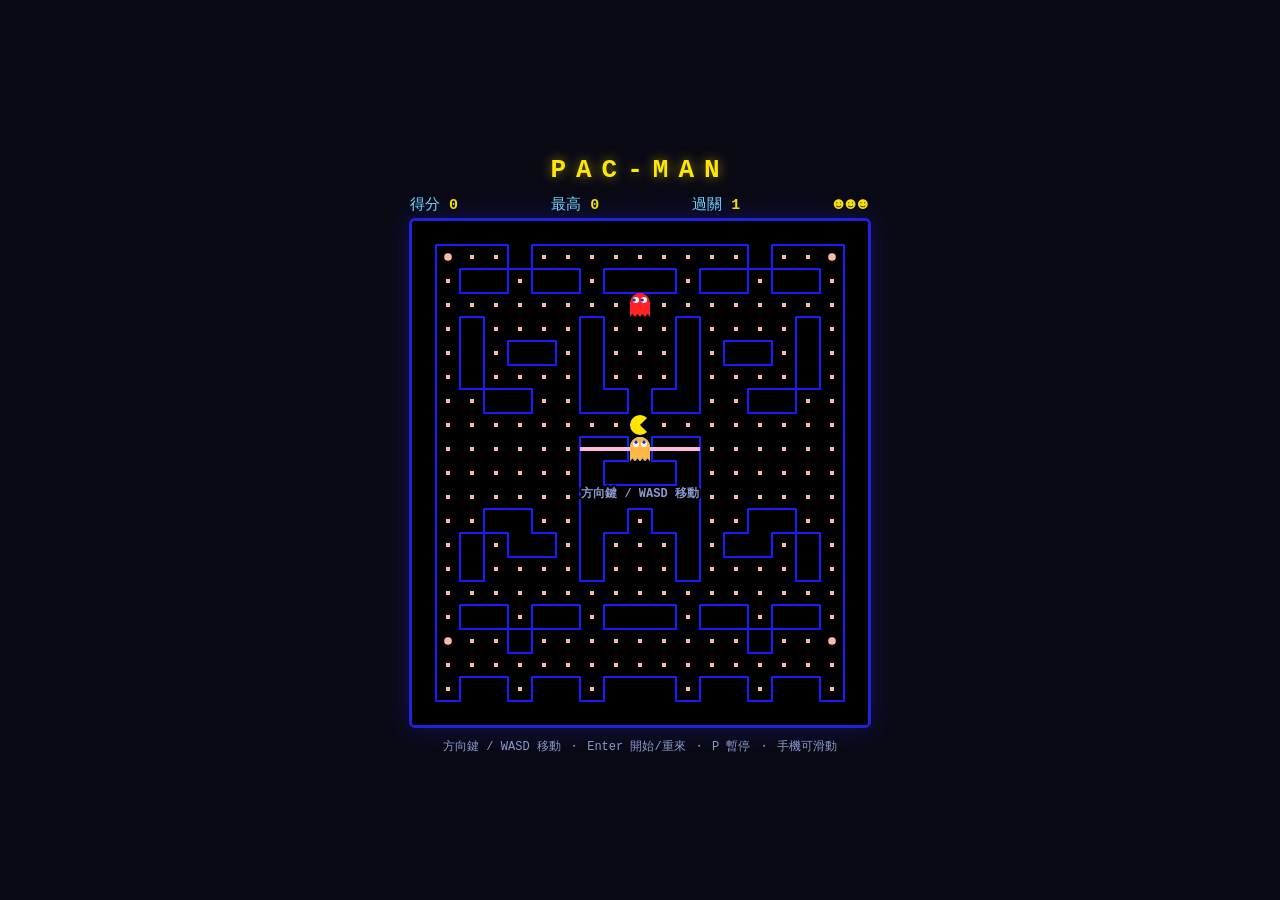
<file: PAC-MAN/index.html>
<!DOCTYPE html>
<html lang="zh-Hant">

<head>
    <meta charset="UTF-8">
    <meta name="viewport" content="width=device-width,initial-scale=1">
    <title>小精靈 PAC-MAN</title>
    <style>
        body {
            margin: 0;
            background: #0a0a14;
            display: flex;
            flex-direction: column;
            align-items: center;
            justify-content: center;
            min-height: 100vh;
            font-family: 'Courier New', monospace;
            color: #fff
        }

        h1 {
            color: #ffe600;
            letter-spacing: 10px;
            margin: 10px 0 6px;
            text-shadow: 0 0 12px #ffe60088;
            font-size: 26px
        }

        #hud {
            display: flex;
            gap: 20px;
            width: 460px;
            max-width: 92vw;
            justify-content: space-between;
            padding: 4px;
            color: #7df;
            font-size: 15px
        }

        #hud b {
            color: #ffe600
        }

        canvas {
            border: 3px solid #2121de;
            border-radius: 6px;
            box-shadow: 0 0 26px #2121de55;
            background: #000;
            max-width: 92vw
        }

        .life {
            color: #ffe600;
            font-size: 17px;
            margin-right: 2px
        }

        #tip {
            color: #8899cc;
            font-size: 12px;
            margin-top: 10px;
            text-align: center
        }
    </style>
</head>

<body>
    <h1>PAC-MAN</h1>
    <div id="hud">
        <span>得分 <b id="score">0</b></span>
        <span>最高 <b id="best">0</b></span>
        <span>過關 <b id="level">1</b></span>
        <span id="lives"></span>
    </div>
    <canvas id="game"></canvas>
    <div id="tip">方向鍵 / WASD 移動 ・ Enter 開始/重來 ・ P 暫停 ・ 手機可滑動</div>
    <script>
        'use strict';
        const TS = 24, COLS = 19, ROWS = 21;
        const canvas = document.getElementById('game');
        canvas.width = COLS * TS; canvas.height = ROWS * TS;
        const ctx = canvas.getContext('2d');

        const DEFS = [
            ["########", "#"], ["o..#....", "."], [".##.##.#", "#"], ["........", "."],
            [".#....#.", "."], [".#.##.#.", "."], [".#....#.", "."], ["..##..##", " "],
            ["........", " "], ["......##", " "], ["......# ", " "], ["......##", "#"],
            ["..##..##", "."], [".#.##.#.", "."], [".#....#.", "."], ["........", "."],
            [".##.##.#", "#"], ["o..#....", "."], ["........", "."], [".##.##.#", "#"],
            ["########", "#"]];

        let grid = [], pellets = new Set(), powers = new Set();
        function buildLevel() {
            grid = DEFS.map(([L, C]) => "#" + L + C + [...L].reverse().join("") + "#");
            pellets.clear(); powers.clear();
            for (let y = 0; y < ROWS; y++)for (let x = 0; x < COLS; x++) {
                const c = grid[y][x];
                if (c === '.') pellets.add(x + ',' + y);
                if (c === 'o') { pellets.add(x + ',' + y); powers.add(x + ',' + y); }
            }
        }
        const isWall = (x, y) => x < 0 || y < 0 || x >= COLS || y >= ROWS || grid[y][x] === '#';

        let wallPath = null;
        function buildWallPath() {
            wallPath = new Path2D();
            for (let y = 0; y < ROWS; y++)for (let x = 0; x < COLS; x++) {
                if (grid[y][x] !== '#') continue;
                const X = x * TS, Y = y * TS;
                if (!isWall(x - 1, y)) { wallPath.moveTo(X, Y); wallPath.lineTo(X, Y + TS); }
                if (!isWall(x + 1, y)) { wallPath.moveTo(X + TS, Y); wallPath.lineTo(X + TS, Y + TS); }
                if (!isWall(x, y - 1)) { wallPath.moveTo(X, Y); wallPath.lineTo(X + TS, Y); }
                if (!isWall(x, y + 1)) { wallPath.moveTo(X, Y + TS); wallPath.lineTo(X + TS, Y + TS); }
            }
        }

        const DV = [{ x: 0, y: -1 }, { x: 1, y: 0 }, { x: 0, y: 1 }, { x: -1, y: 0 }];
        const CTR = (g) => g * TS + TS / 2;
        const cellOf = (v) => Math.round((v - TS / 2) / TS);
        const DOOR = { x: CTR(9), y: CTR(9) };
        const CORNERS = [{ x: CTR(17), y: CTR(0) }, { x: CTR(0), y: CTR(0) }, { x: CTR(17), y: CTR(20) }, { x: CTR(0), y: CTR(20) }];

        const pac = { x: CTR(9), y: CTR(8), dir: null, next: null };

        const GDEF = [
            { name: 0, color: '#ff2222', sx: 9, sy: 3, rel: 0, dir0: 3 },
            { name: 1, color: '#ff9ff5', sx: 9, sy: 9, rel: 1.5, dir0: 0 },
            { name: 2, color: '#33ffff', sx: 9, sy: 9, rel: 3.5, dir0: 0 },
            { name: 3, color: '#ffb847', sx: 9, sy: 9, rel: 6, dir0: 0 }];
        let ghosts = GDEF.map(d => ({ ...d, x: CTR(d.sx), y: CTR(d.sy), tx: CTR(d.sx), ty: CTR(d.sy), dir: d.dir0, state: 'normal', release: d.rel }));

        let score = 0, lives = 3, level = 1, state = 'ready', stateTimer = 0;
        let frightTimer = 0, scatter = false, scatterTimer = 7, combo = 0, perfT = 0;
        let best = +(localStorage.getItem('pac-best') || 0);
        const $ = id => document.getElementById(id);
        function updateHud() {
            $('score').textContent = score; $('best').textContent = Math.max(best, score);
            $('level').textContent = level;
            $('lives').innerHTML = '';
            for (let i = 0; i < Math.max(0, lives); i++) { const s = document.createElement('span'); s.className = 'life'; s.textContent = '☻'; $('lives').appendChild(s); }
        }
        function setTarget(g) {
            const gx = cellOf(g.x), gy = cellOf(g.y), d = DV[g.dir];
            g.tx = CTR(gx + d.x); g.ty = CTR(gy + d.y);
        }
        function resetPositions() {
            pac.x = CTR(9); pac.y = CTR(8); pac.dir = null; pac.next = null;
            ghosts.forEach(g => { g.x = CTR(g.sx); g.y = CTR(g.sy); g.dir = g.dir0; g.state = 'normal'; g.release = g.rel; setTarget(g); });
            frightTimer = 0; scatter = false; scatterTimer = 7; combo = 0;
        }
        function startGame() { score = 0; lives = 3; level = 1; buildLevel(); buildWallPath(); resetPositions(); updateHud(); state = 'playing'; }

        let AC = null, master = null, wakaFlip = false, lastWaka = 0;
        function initAudio() {
            if (!AC) { try { AC = new (window.AudioContext || window.webkitAudioContext)(); master = AC.createGain(); master.gain.value = 0.9; master.connect(AC.destination); } catch (e) { } }
            if (AC && AC.state === 'suspended') AC.resume();
        }
        function beep(f, d, type = 'square', v = 0.12, delay = 0, slide = 0) {
            if (!AC || !master) return;
            const t0 = AC.currentTime + delay;
            const o = AC.createOscillator(), g = AC.createGain();
            o.type = type; o.frequency.setValueAtTime(f, t0);
            if (slide) o.frequency.linearRampToValueAtTime(Math.max(30, f + slide), t0 + d);
            g.gain.setValueAtTime(v, t0); g.gain.exponentialRampToValueAtTime(0.001, t0 + d);
            o.connect(g); g.connect(master); o.start(t0); o.stop(t0 + d + 0.02);
        }
        const sWaka = () => { const n = performance.now(); if (n - lastWaka < 90) return; lastWaka = n; wakaFlip = !wakaFlip; beep(wakaFlip ? 540 : 360, 0.08, 'square', 0.10); };
        const sEat = () => [440, 550, 660, 880].forEach((f, i) => beep(f, 0.10, 'square', 0.12, i * 0.09));
        const sDie = () => beep(620, 0.9, 'sawtooth', 0.14, 0, -540);
        const sPow = () => beep(180, 0.4, 'sawtooth', 0.12, 0, 90);
        const sWin = () => [523, 659, 784, 1046].forEach((f, i) => beep(f, 0.16, 'square', 0.12, i * 0.13));

        function targetOf(g) {
            if (g.state === 'eaten') return DOOR;
            if (g.state === 'frightened') return null;
            if (scatter) return CORNERS[g.name];
            const d = DV[pac.dir == null ? 1 : pac.dir];
            switch (g.name) {
                case 0: return { x: pac.x, y: pac.y };
                case 1: return { x: pac.x + d.x * 4 * TS, y: pac.y + d.y * 4 * TS };
                case 2: {
                    const px = pac.x + d.x * 2 * TS, py = pac.y + d.y * 2 * TS;
                    return { x: px * 2 - ghosts[0].x, y: py * 2 - ghosts[0].y };
                }
                case 3: return Math.hypot(g.x - pac.x, g.y - pac.y) > 8 * TS ? { x: pac.x, y: pac.y } : CORNERS[3];
            }
        }
        function chooseDir(g) {
            const gx = cellOf(g.x), gy = cellOf(g.y), rev = (g.dir + 2) % 4;
            const t = targetOf(g);
            const score = d => {
                const tx = CTR(gx + DV[d].x), ty = CTR(gy + DV[d].y);
                if (t == null) return Math.random() * 1000;
                return Math.hypot(tx - t.x, ty - t.y) - (d === g.dir ? 3 : 0);
            };
            let best = -1, bd = Infinity;
            for (let d = 0; d < 4; d++) {
                if (d === rev) continue;
                if (isWall(gx + DV[d].x, gy + DV[d].y)) continue;
                const s = score(d);
                if (s < bd) { bd = s; best = d; }
            }
            if (best === -1) best = rev;   // 死路脱困：往回走
            g.dir = best;
        }
        function startFright() {
            frightTimer = Math.max(2, 7 - level * 0.5); combo = 0;
            ghosts.forEach(g => { if (g.state !== 'eaten') g.state = 'frightened'; });
            sPow();
        }
        function stepGhost(g, speed, dt) {
            const dx = g.tx - g.x, dy = g.ty - g.y;
            const dist = Math.hypot(dx, dy), step = speed * dt * 60;
            if (dist <= step) {
                g.x = g.tx; g.y = g.ty;
                if (g.state === 'eaten') {
                    if (cellOf(g.x) === 9 && cellOf(g.y) === 9) {
                        g.state = 'normal'; g.x = CTR(9); g.y = CTR(10); g.dir = 0; g.release = 2; setTarget(g);
                    } else { chooseDir(g); setTarget(g); }
                } else { chooseDir(g); setTarget(g); }
            } else {
                g.x += dx / dist * step; g.y += dy / dist * step;
            }
        }
        function movePac(speed, dt) {
            if (pac.dir == null) return;
            const [dx, dy] = [DV[pac.dir].x, DV[pac.dir].y];
            let nx = pac.x + dx * speed * dt * 60, ny = pac.y + dy * speed * dt * 60;
            const gx = Math.floor(pac.x / TS), gy = Math.floor(pac.y / TS);
            if (isWall(Math.floor(nx / TS), Math.floor(ny / TS))) {
                if (dx > 0) nx = (gx + 1) * TS - 0.05; else if (dx < 0) nx = gx * TS + 0.05;
                else if (dy > 0) ny = (gy + 1) * TS - 0.05; else ny = gy * TS + 0.05;
            }
            pac.x = nx; pac.y = ny;
        }

        function update(dt) {
            if (state !== 'playing') return;
            const sp = 1 + (level - 1) * 0.05;
            const chaseT = Math.max(4, 10 - level * 0.6), scatterT = Math.max(1, 7 - level * 0.5);
            scatterTimer -= dt;
            if (scatterTimer <= 0) { scatter = !scatter; scatterTimer = scatter ? scatterT : chaseT; }
            if (frightTimer > 0) {
                frightTimer -= dt;
                if (frightTimer <= 0) ghosts.forEach(g => { if (g.state === 'frightened') g.state = 'normal'; });
            }

            if (pac.dir == null && pac.next != null) pac.dir = pac.next;
            if (pac.dir != null) {
                if (pac.next != null && pac.next !== pac.dir) {
                    const gx = Math.floor(pac.x / TS), gy = Math.floor(pac.y / TS);
                    const cx = CTR(gx), cy = CTR(gy), cd = DV[pac.dir];
                    const past = cd.x === 1 ? pac.x >= cx : cd.x === -1 ? pac.x <= cx : cd.y === 1 ? pac.y >= cy : cd.y === -1 ? pac.y <= cy : true;
                    if ((past || pac.next === (pac.dir + 2) % 4) && !isWall(gx + DV[pac.next].x, gy + DV[pac.next].y)) {
                        pac.dir = pac.next; pac.x = cx; pac.y = cy;
                    }
                }
                movePac(3.2 * sp, dt);
                const k = Math.floor(pac.x / TS) + ',' + Math.floor(pac.y / TS);
                if (pellets.has(k)) {
                    const wasPower = powers.has(k); pellets.delete(k);
                    if (wasPower) { score += 50; startFright(); } else { score += 10; sWaka(); }
                    updateHud();
                    if (pellets.size === 0) { score += 1000 * level; updateHud(); sWin(); state = 'levelup'; stateTimer = 2; }
                }
            }
            for (const g of ghosts) {
                if (g.release > 0) { g.release -= dt; continue; }
                if (g.state === 'eaten') stepGhost(g, 7, dt);
                else stepGhost(g, (g.state === 'frightened' ? 1.9 : 2.9) * sp, dt);
            }
            if (pac.dir != null) for (const g of ghosts) {
                if (g.state === 'eaten') continue;
                if (Math.hypot(g.x - pac.x, g.y - pac.y) < TS * 0.55) {
                    if (g.state === 'frightened') {
                        g.state = 'eaten'; combo = Math.min(combo + 1, 4);
                        score += 200 * Math.pow(2, combo - 1); updateHud(); sEat();
                    } else { state = 'dying'; stateTimer = 2; sDie(); }
                    break;
                }
            }
        }

        function drawGhost(g) {
            const flash = g.state === 'frightened' && frightTimer < 2 && Math.floor(perfT * 5) % 2 === 0;
            ctx.save(); ctx.translate(g.x, g.y);
            if (g.state === 'eaten') {
                const d = DV[g.dir];
                for (const ex of [-4, 4]) {
                    ctx.fillStyle = '#fff'; ctx.beginPath(); ctx.arc(ex, -5, 3, 0, 7); ctx.fill();
                    ctx.fillStyle = '#2121de'; ctx.beginPath(); ctx.arc(ex + d.x * 1.8, -5 + d.y * 1.8, 1.6, 0, 7); ctx.fill();
                }
                ctx.restore(); return;
            }
            const r = TS / 2 - 2;
            ctx.fillStyle = g.state === 'frightened' ? (flash ? '#f4f4f4' : '#2121ff') : g.color;
            ctx.beginPath(); ctx.arc(0, -2, r, Math.PI, 0);
            const y0 = r + 2, s = r / 2;
            ctx.lineTo(r, y0);
            for (let i = 0; i < 4; i++) { ctx.lineTo(r - s * (i + 0.5), y0 - 3); ctx.lineTo(r - s * (i + 1), y0); }
            ctx.closePath(); ctx.fill();
            if (g.state === 'frightened') {
                ctx.fillStyle = flash ? '#8a2040' : '#ffb8ae';
                ctx.fillRect(-6, -5, 3, 3); ctx.fillRect(3, -5, 3, 3);
                for (let i = 0; i < 4; i++)ctx.fillRect(-6 + i * 3, 2, 2, 2);
            } else {
                const d = DV[g.dir];
                for (const ex of [-4, 4]) {
                    ctx.fillStyle = '#fff'; ctx.beginPath(); ctx.arc(ex, -5, 3, 0, 7); ctx.fill();
                    ctx.fillStyle = '#2121de'; ctx.beginPath(); ctx.arc(ex + d.x * 1.8, -5 + d.y * 1.8, 1.6, 0, 7); ctx.fill();
                }
            }
            ctx.restore();
        }
        function drawPac() {
            ctx.save(); ctx.translate(pac.x, pac.y);
            let rot = pac.dir == null ? 0 : [-Math.PI / 2, 0, Math.PI / 2, Math.PI][pac.dir];
            let m = pac.dir == null ? 0.25 * Math.PI : 0.08 * Math.PI + Math.abs(Math.sin(perfT * 10)) * 0.35 * Math.PI;
            if (state === 'dying') { const p = Math.min(1, (2 - stateTimer) / 2); rot = p * 4 * Math.PI; m = p * Math.PI; }
            ctx.rotate(rot);
            ctx.fillStyle = '#ffe600';
            ctx.beginPath(); ctx.moveTo(0, 0); ctx.arc(0, 0, TS / 2 - 2, m, Math.PI * 2 - m); ctx.closePath(); ctx.fill();
            ctx.restore();
        }
        function text(s, x, y, size, color) {
            ctx.font = 'bold ' + size + 'px "Courier New",monospace'; ctx.textAlign = 'center';
            ctx.lineWidth = 4; ctx.strokeStyle = '#000'; ctx.strokeText(s, x, y);
            ctx.fillStyle = color; ctx.fillText(s, x, y);
        }
        function draw() {
            ctx.fillStyle = '#000'; ctx.fillRect(0, 0, canvas.width, canvas.height);
            ctx.strokeStyle = '#1b1bff'; ctx.lineWidth = 2; ctx.lineCap = 'round'; ctx.lineJoin = 'round';
            ctx.stroke(wallPath);
            ctx.fillStyle = '#ffb8de'; ctx.fillRect(7 * TS, DOOR.y - 2, 5 * TS, 4);
            for (const k of pellets) {
                const [x, y] = k.split(',').map(Number);
                if (powers.has(k)) { ctx.fillStyle = '#ffb8ae'; ctx.beginPath(); ctx.arc(CTR(x), CTR(y), 3 + Math.sin(perfT * 6) * 1.2, 0, 7); ctx.fill(); }
                else { ctx.fillStyle = '#ffb8ae'; ctx.fillRect(CTR(x) - 2, CTR(y) - 2, 4, 4); }
            }
            for (const g of ghosts) drawGhost(g);
            if (state !== 'gameover') drawPac();
            const cx = canvas.width / 2, cy = canvas.height / 2;
            if (state === 'ready') {
                if (Math.sin(perfT * 4) > -0.4) text('按 ENTER 開始', cx, cy, 20, '#ffe600');
                text('方向鍵 / WASD 移動', cx, cy + 24, 12, '#8899cc');
            }
            if (state === 'paused') text('PAUSE (P 繼續)', cx, cy, 22, '#fff');
            if (state === 'levelup') text('過關！', cx, cy, 26, '#33ff66');
            if (state === 'gameover') { text('GAME OVER', cx, cy - 10, 26, '#ff2222'); text('按 ENTER 重來', cx, cy + 22, 14, '#ffe600'); }
        }

        const KEYS = { ArrowUp: 0, KeyW: 0, ArrowRight: 1, KeyD: 1, ArrowDown: 2, KeyS: 2, ArrowLeft: 3, KeyA: 3 };
        addEventListener('keydown', e => {
            initAudio();
            if (e.code === 'Enter') { if (state === 'ready' || state === 'gameover') startGame(); return; }
            if (e.code === 'KeyP' && (state === 'playing' || state === 'paused')) { state = state === 'paused' ? 'playing' : 'paused'; return; }
            const d = KEYS[e.code];
            if (d != null) { e.preventDefault(); pac.next = d; }
        });
        let tS = null;
        canvas.addEventListener('touchstart', e => { initAudio(); tS = e.touches[0]; e.preventDefault(); }, { passive: false });
        canvas.addEventListener('touchend', e => {
            if (!tS) return; const t = e.changedTouches[0];
            const dx = t.clientX - tS.clientX, dy = t.clientY - tS.clientY;
            if (Math.hypot(dx, dy) > 20) pac.next = Math.abs(dx) > Math.abs(dy) ? (dx > 0 ? 1 : 3) : (dy > 0 ? 2 : 0);
            tS = null;
        });
        canvas.addEventListener('click', () => { initAudio(); if (state === 'ready' || state === 'gameover') startGame(); });
        addEventListener('blur', () => { if (state === 'playing') state = 'paused'; });

        buildLevel(); buildWallPath(); updateHud();
        let last = 0;
        function loop(t) {
            const dt = Math.min(0.05, (t - last) / 1000) || 0; last = t; perfT += dt;
            if (state === 'dying') {
                stateTimer -= dt;
                if (stateTimer <= 0) {
                    lives--; updateHud();
                    if (lives <= 0) { best = Math.max(best, score); localStorage.setItem('pac-best', best); state = 'gameover'; }
                    else { resetPositions(); state = 'playing'; }
                }
            }
            else if (state === 'levelup') {
                stateTimer -= dt;
                if (stateTimer <= 0) { level++; buildLevel(); resetPositions(); updateHud(); state = 'playing'; }
            }
            else update(dt);
            draw();
            requestAnimationFrame(loop);
        }
        requestAnimationFrame(loop);
    </script>
</body>

</html>
</file>
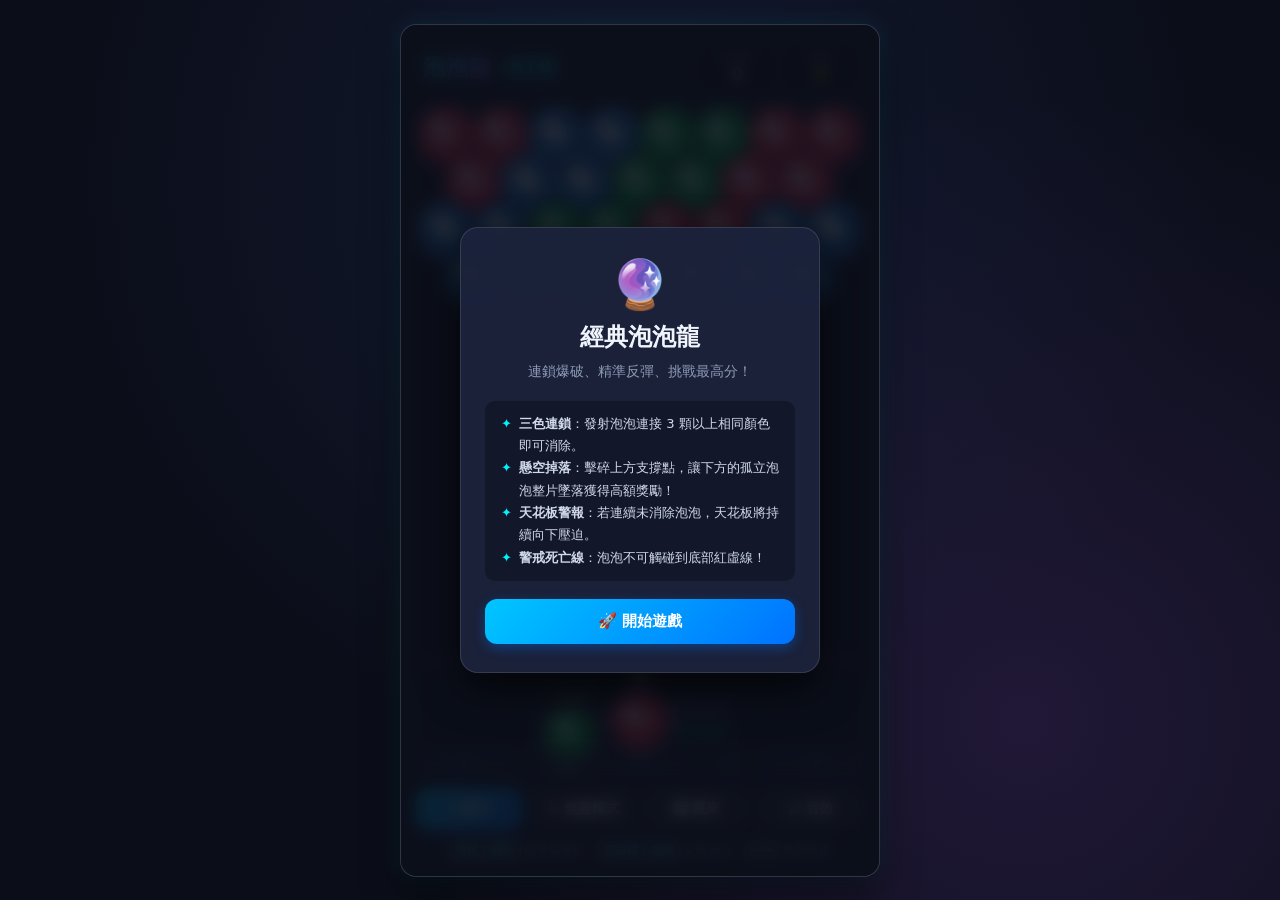
<file: PuzzleBubble2/index.html>
<!DOCTYPE html>
<html lang="zh-TW">
<head>
  <meta charset="UTF-8">
  <meta name="viewport" content="width=device-width, initial-scale=1.0, maximum-scale=1.0, user-scalable=no">
  <title>經典泡泡龍 - Puzzle Bobble HTML5</title>
  <link rel="stylesheet" href="style.css">
</head>
<body>

  <div class="game-container">
    <!-- Header HUD -->
    <header class="game-header">
      <div class="title-badge">
        <h1>泡泡龍</h1>
        <span class="level-tag" id="levelName">第 1 關</span>
      </div>
      <div class="score-stats">
        <div class="stat-box">
          <div class="stat-label">SCORE</div>
          <div class="stat-value" id="currentScore">0</div>
        </div>
        <div class="stat-box high-score">
          <div class="stat-label">BEST</div>
          <div class="stat-value" id="highScore">0</div>
        </div>
      </div>
    </header>

    <!-- Canvas Game Area -->
    <main class="canvas-wrapper">
      <canvas id="gameCanvas" width="440" height="660"></canvas>
    </main>

    <!-- Control Actions -->
    <section class="control-bar">
      <button class="btn btn-primary" id="btnSwap" title="切換待命泡泡 (快捷鍵: 空白鍵 / 右鍵)">
        <span>⇄ 換球</span>
      </button>
      <button class="btn" id="btnMode" title="切換關卡或無盡模式">
        <span>🕹️ 無盡模式</span>
      </button>
      <button class="btn" id="btnRestart" title="重新開始此關">
        <span>🔄 重來</span>
      </button>
      <button class="btn" id="btnMute" title="開關音效">
        <span>🔊 音效</span>
      </button>
    </section>

    <!-- Keyboard & Touch Instructions -->
    <footer class="instructions-footer">
      <span><kbd>滑鼠 / 觸控</kbd> 瞄準與發射</span>
      <span><kbd>空白鍵 / 右鍵</kbd> 交換泡泡</span>
      <span><kbd>← →</kbd> 微調角度</span>
    </footer>

    <!-- Start / Welcome Modal -->
    <div class="modal active" id="startModal">
      <div class="modal-content">
        <div class="modal-icon">🔮</div>
        <h2 class="modal-title">經典泡泡龍</h2>
        <p class="modal-desc">連鎖爆破、精準反彈、挑戰最高分！</p>
        
        <ul class="guide-list">
          <li><strong>三色連鎖</strong>：發射泡泡連接 3 顆以上相同顏色即可消除。</li>
          <li><strong>懸空掉落</strong>：擊碎上方支撐點，讓下方的孤立泡泡整片墜落獲得高額獎勵！</li>
          <li><strong>天花板警報</strong>：若連續未消除泡泡，天花板將持續向下壓迫。</li>
          <li><strong>警戒死亡線</strong>：泡泡不可觸碰到底部紅虛線！</li>
        </ul>

        <div class="modal-buttons">
          <button class="btn btn-primary btn-start-game">🚀 開始遊戲</button>
        </div>
      </div>
    </div>

    <!-- Victory Modal -->
    <div class="modal" id="victoryModal">
      <div class="modal-content">
        <div class="modal-icon">🎉</div>
        <h2 class="modal-title victory">關卡完成！</h2>
        <p class="modal-desc">太棒了！所有泡泡都被你徹底清除了！</p>
        
        <div class="modal-score-box">
          <div class="label">當前總分</div>
          <div class="final-score">0</div>
        </div>

        <div class="modal-buttons">
          <button class="btn btn-primary btn-next-level">下一關 ➔</button>
          <button class="btn btn-retry">重新挑戰此關</button>
        </div>
      </div>
    </div>

    <!-- Game Over Modal -->
    <div class="modal" id="gameOverModal">
      <div class="modal-content">
        <div class="modal-icon">💥</div>
        <h2 class="modal-title gameover">GAME OVER</h2>
        <p class="modal-desc">泡泡越過死亡警戒線了！</p>
        
        <div class="modal-score-box">
          <div class="label">最終得分</div>
          <div class="final-score">0</div>
        </div>

        <div class="modal-buttons">
          <button class="btn btn-danger btn-retry">🔄 再玩一次</button>
        </div>
      </div>
    </div>
  </div>

  <!-- Game Scripts -->
  <script src="js/audio.js"></script>
  <script src="js/particles.js"></script>
  <script src="js/grid.js"></script>
  <script src="js/cannon.js"></script>
  <script src="js/levels.js"></script>
  <script src="js/game.js"></script>
</body>
</html>
</file>
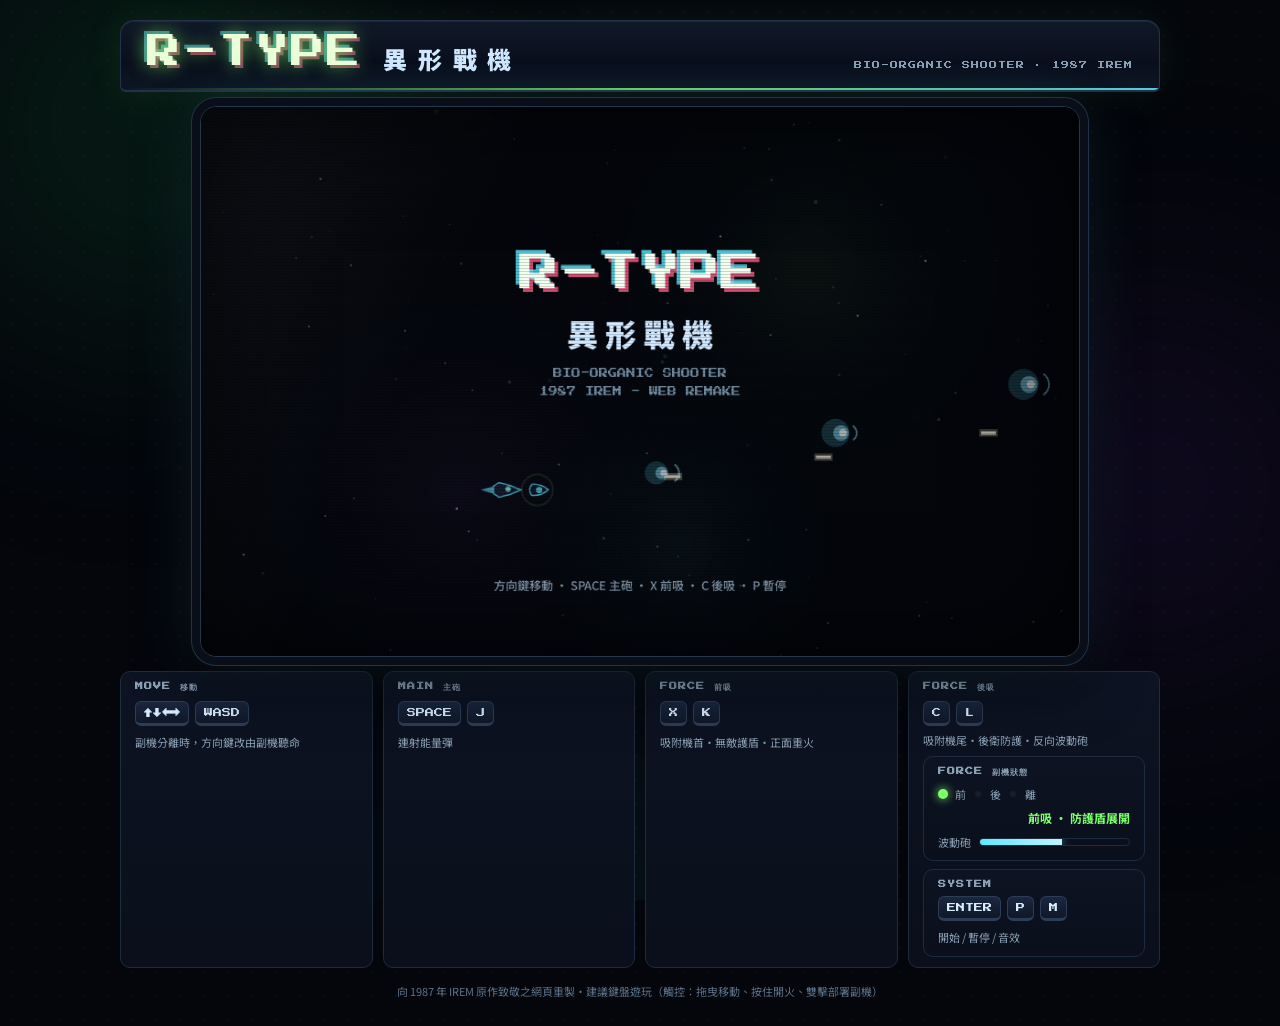
<file: RType/index.html>
<!DOCTYPE html>
<html lang="zh-Hant">

<head>
    <meta charset="UTF-8">
    <meta name="viewport" content="width=device-width, initial-scale=1">
    <title>異形戰機 R-TYPE · 網頁重製</title>
    <link rel="preconnect" href="https://fonts.googleapis.com">
    <link rel="preconnect" href="https://fonts.gstatic.com" crossorigin>
    <link
        href="https://fonts.googleapis.com/css2?family=Press+Start+2P&family=Noto+Sans+TC:wght@400;500;700;900&display=swap"
        rel="stylesheet">
    <style>
        :root {
            --bg: #04060c;
            --line: #1e2c40;
            --green: #7dff6a;
            --cyan: #5fe8ff;
            --magenta: #ff5f8a;
            --purple: #b06aff;
            --amber: #ffd166;
            --ink: #e8f4ff;
            --dim: #8aa0b5;
        }

        * {
            box-sizing: border-box;
            margin: 0;
            padding: 0
        }

        html,
        body {
            min-height: 100%
        }

        body {
            background: var(--bg);
            background-image: radial-gradient(rgba(255, 255, 255, .028) 1px, transparent 1px);
            background-size: 24px 24px;
            color: var(--ink);
            font-family: "Noto Sans TC", system-ui, sans-serif;
            display: flex;
            flex-direction: column;
            align-items: center;
            overflow-x: hidden;
        }

        /* ---- 環境有機光暈 ---- */
        .ambient {
            position: fixed;
            inset: 0;
            z-index: 0;
            pointer-events: none;
            overflow: hidden
        }

        .ambient i {
            position: absolute;
            border-radius: 50%;
            filter: blur(90px)
        }

        .ambient i:nth-child(1) {
            width: 55vmax;
            height: 55vmax;
            left: -16vmax;
            top: -18vmax;
            background: radial-gradient(circle, #0d3a22, transparent 65%);
            opacity: .55;
            animation: drift1 36s ease-in-out infinite alternate
        }

        .ambient i:nth-child(2) {
            width: 48vmax;
            height: 48vmax;
            right: -14vmax;
            top: 20vh;
            background: radial-gradient(circle, #251040, transparent 65%);
            opacity: .5;
            animation: drift2 44s ease-in-out infinite alternate
        }

        .ambient i:nth-child(3) {
            width: 34vmax;
            height: 34vmax;
            left: 28vw;
            bottom: -16vmax;
            background: radial-gradient(circle, #08333a, transparent 65%);
            opacity: .5;
            animation: drift3 30s ease-in-out infinite alternate
        }

        @keyframes drift1 {
            to {
                transform: translate(9vmax, 7vmax) scale(1.18)
            }
        }

        @keyframes drift2 {
            to {
                transform: translate(-8vmax, 6vmax) scale(1.12)
            }
        }

        @keyframes drift3 {
            to {
                transform: translate(6vmax, -8vmax) scale(1.2)
            }
        }

        .cab {
            position: relative;
            z-index: 1;
            width: min(1040px, 96vw);
            display: flex;
            flex-direction: column;
            gap: 14px;
            padding: 20px 0 26px
        }

        /* ---- 機台招牌 ---- */
        .marquee {
            position: relative;
            overflow: hidden;
            background: linear-gradient(180deg, #101828, #0a0f1c 60%, #0d1524);
            border: 1px solid #223349;
            border-bottom-width: 2px;
            border-radius: 14px 14px 6px 6px;
            padding: 14px 26px;
            display: flex;
            align-items: baseline;
            gap: 20px;
            flex-wrap: wrap;
            box-shadow: 0 0 40px rgba(125, 255, 106, .08), inset 0 1px 0 rgba(255, 255, 255, .06);
        }

        .marquee::after {
            content: "";
            position: absolute;
            left: 0;
            right: 0;
            bottom: 0;
            height: 2px;
            opacity: .85;
            background: linear-gradient(90deg, transparent, var(--green), var(--cyan), var(--purple), transparent);
            background-size: 200% 100%;
            animation: vein 5s linear infinite
        }

        @keyframes vein {
            to {
                background-position: 200% 0
            }
        }

        .logo {
            font-family: "Press Start 2P", monospace;
            font-size: clamp(20px, 3.4vw, 34px);
            color: #eaffd8;
            letter-spacing: 2px;
            text-shadow: 0 0 18px rgba(125, 255, 106, .8), 3px 3px 0 rgba(255, 95, 138, .55), -3px -3px 0 rgba(95, 232, 255, .5);
            animation: logoPulse 2.6s ease-in-out infinite
        }

        @keyframes logoPulse {
            50% {
                text-shadow: 0 0 30px rgba(125, 255, 106, 1), 3px 3px 0 rgba(255, 95, 138, .7), -3px -3px 0 rgba(95, 232, 255, .7)
            }
        }

        .logo-sub {
            font-weight: 900;
            font-size: clamp(15px, 2.2vw, 24px);
            letter-spacing: .45em;
            color: #cfe8ff
        }

        .marquee .tag {
            margin-left: auto;
            font-family: "Press Start 2P", monospace;
            font-size: 8px;
            color: var(--dim);
            letter-spacing: 1px
        }

        /* ---- 螢幕 ---- */
        .screen {
            position: relative;
            background: #000;
            border-radius: 16px;
            overflow: hidden;
            border: 1px solid #26374d;
            width: min(100%, calc((100vh - 350px) * 1.6));
            min-width: 300px;
            margin-inline: auto;
            box-shadow: 0 0 0 8px #0a0e18, 0 0 0 9px #223349, 0 0 60px rgba(95, 232, 255, .12), 0 24px 60px rgba(0, 0, 0, .6);
            animation: power .7s cubic-bezier(.2, .8, .2, 1);
        }

        @keyframes power {
            0% {
                transform: scaleY(.02);
                filter: brightness(4)
            }

            60% {
                filter: brightness(1.6)
            }

            100% {
                transform: none;
                filter: none
            }
        }

        canvas {
            display: block;
            width: 100%;
            height: auto;
            aspect-ratio: 960/600
        }

        .scan {
            position: absolute;
            inset: 0;
            pointer-events: none;
            background: repeating-linear-gradient(0deg, rgba(0, 0, 0, .16) 0 1px, transparent 1px 3px);
            animation: flick 6s infinite
        }

        @keyframes flick {

            0%,
            100% {
                opacity: .85
            }

            50% {
                opacity: 1
            }

            52% {
                opacity: .78
            }

            54% {
                opacity: .95
            }
        }

        .vig {
            position: absolute;
            inset: 0;
            pointer-events: none;
            box-shadow: inset 0 0 120px rgba(0, 0, 0, .75);
            border-radius: inherit
        }

        .screen::before {
            content: "";
            position: absolute;
            inset: 0;
            pointer-events: none;
            background: linear-gradient(115deg, rgba(255, 255, 255, .05), transparent 30%)
        }

        /* ---- 操作面板 ---- */
        .deck {
            display: flex;
            gap: 10px;
            flex-wrap: wrap;
            align-items: stretch
        }

        .grp {
            background: linear-gradient(180deg, #0d1322, #0a0f1b);
            border: 1px solid var(--line);
            border-radius: 10px;
            padding: 10px 14px;
            display: flex;
            flex-direction: column;
            gap: 8px;
            flex: 1;
            min-width: 118px;
            transition: border-color .2s, box-shadow .2s
        }

        .grp:hover {
            border-color: #31486a;
            box-shadow: 0 0 18px rgba(95, 232, 255, .08)
        }

        .grp h4 {
            font-family: "Press Start 2P", monospace;
            font-size: 8px;
            color: var(--dim);
            letter-spacing: 1px
        }

        .keys {
            display: flex;
            gap: 6px;
            flex-wrap: wrap
        }

        kbd {
            font-family: "Press Start 2P", monospace;
            font-size: 9px;
            color: #d8ecff;
            background: linear-gradient(180deg, #1b2740, #101828);
            border: 1px solid #2c3d58;
            border-bottom-width: 3px;
            border-radius: 6px;
            padding: 6px 8px;
            transition: all .08s
        }

        kbd.on {
            background: linear-gradient(180deg, #2b4a3f, #16302a);
            border-color: var(--green);
            color: #eaffd8;
            box-shadow: 0 0 14px rgba(125, 255, 106, .5);
            transform: translateY(1px);
            border-bottom-width: 2px
        }

        .grp .note {
            font-size: 11px;
            color: var(--dim);
            line-height: 1.5
        }

        .force-panel {
            flex: 1.5
        }

        .led-row {
            display: flex;
            gap: 7px;
            align-items: center;
            flex-wrap: wrap
        }

        .led {
            width: 10px;
            height: 10px;
            border-radius: 50%;
            background: #1a2333;
            box-shadow: inset 0 0 4px #000;
            transition: all .2s
        }

        .led[data-led="dockF"].on {
            background: var(--green);
            box-shadow: 0 0 10px var(--green)
        }

        .led[data-led="dockB"].on {
            background: var(--cyan);
            box-shadow: 0 0 10px var(--cyan)
        }

        .led[data-led="free"].on {
            background: var(--amber);
            box-shadow: 0 0 10px var(--amber)
        }

        .led-l {
            font-size: 11px;
            color: var(--dim)
        }

        .fp-state {
            margin-left: auto;
            font-weight: 700;
            font-size: 12px
        }

        .s-dockF {
            color: var(--green)
        }

        .s-dockB {
            color: var(--cyan)
        }

        .s-free {
            color: var(--amber)
        }

        .s-dying {
            color: var(--magenta);
            animation: blink .6s steps(2) infinite
        }

        @keyframes blink {
            50% {
                opacity: .25
            }
        }

        .wave-row {
            display: flex;
            align-items: center;
            gap: 8px;
            font-size: 11px;
            color: var(--dim)
        }

        .wave-bar {
            flex: 1;
            height: 8px;
            background: #0a0f1b;
            border: 1px solid var(--line);
            border-radius: 4px;
            overflow: hidden
        }

        .wave-bar i {
            display: block;
            height: 100%;
            width: 100%;
            background: linear-gradient(90deg, var(--cyan), #bff4ff);
            box-shadow: 0 0 10px rgba(95, 232, 255, .7)
        }

        .credit {
            font-size: 11px;
            color: #5c718a;
            text-align: center;
            line-height: 1.7
        }
    </style>
</head>

<body>
    <div class="ambient"><i></i><i></i><i></i></div>

    <div class="cab">
        <header class="marquee">
            <span class="logo">R-TYPE</span>
            <span class="logo-sub">異形戰機</span>
            <span class="tag">BIO-ORGANIC SHOOTER · 1987 IREM</span>
        </header>

        <div class="screen">
            <canvas id="game" width="960" height="600"></canvas>
            <div class="scan"></div>
            <div class="vig"></div>
        </div>

        <footer class="deck">
            <div class="grp">
                <h4>MOVE 移動</h4>
                <div class="keys"><kbd data-k="k-dir">↑↓←→</kbd><kbd data-k="k-dir">WASD</kbd></div>
                <p class="note">副機分離時，方向鍵改由副機聽命</p>
            </div>
            <div class="grp">
                <h4>MAIN 主砲</h4>
                <div class="keys"><kbd data-k="k-fire">SPACE</kbd><kbd data-k="k-fire">J</kbd></div>
                <p class="note">連射能量彈</p>
            </div>
            <div class="grp">
                <h4>FORCE 前吸</h4>
                <div class="keys"><kbd data-k="k-x">X</kbd><kbd data-k="k-x">K</kbd></div>
                <p class="note">吸附機首・無敵護盾・正面重火</p>
            </div>
            <div class="grp">
                <h4>FORCE 後吸</h4>
                <div class="keys"><kbd data-k="k-c">C</kbd><kbd data-k="k-c">L</kbd></p>
                    <p class="note">吸附機尾・後衛防護・反向波動砲</p>
                </div>
                <div class="grp force-panel">
                    <h4>FORCE 副機狀態</h4>
                    <div class="led-row">
                        <span class="led" data-led="dockF"></span><span class="led-l">前</span>
                        <span class="led" data-led="dockB"></span><span class="led-l">後</span>
                        <span class="led" data-led="free"></span><span class="led-l">離</span>
                        <span class="fp-state s-dockF" id="fpState">前吸 · 防護盾展開</span>
                    </div>
                    <div class="wave-row"><span>波動砲</span>
                        <div class="wave-bar"><i id="waveFill"></i></div>
                    </div>
                </div>
                <div class="grp">
                    <h4>SYSTEM</h4>
                    <div class="keys"><kbd data-k="k-ent">ENTER</kbd><kbd data-k="k-p">P</kbd><kbd data-k="k-m">M</kbd>
                    </div>
                    <p class="note">開始 / 暫停 / 音效</p>
                </div>
        </footer>

        <p class="credit">向 1987 年 IREM 原作致敬之網頁重製・建議鍵盤遊玩（觸控：拖曳移動、按住開火、雙擊部署副機）</p>
    </div>

    <script>
        'use strict';
        /* ================= 基礎 ================= */
        const W = 960, H = 600, TAU = Math.PI * 2;
        const cvs = document.getElementById('game'), g = cvs.getContext('2d');
        const FPIX = '"Press Start 2P",monospace', FCN = '"Noto Sans TC",sans-serif';
        const rnd = (a = 1, b) => b === undefined ? Math.random() * a : a + Math.random() * (b - a);
        const clamp = (v, a, b) => v < a ? a : v > b ? b : v;
        const d2 = (ax, ay, bx, by) => { const dx = ax - bx, dy = ay - by; return dx * dx + dy * dy };
        const hexA = (h, a) => { const n = parseInt(h.slice(1), 16); return `rgba(${n >> 16 & 255},${n >> 8 & 255},${n & 255},${a})` };

        /* ================= 音效（WebAudio 生成） ================= */
        let AC = null, master = null, muted = false, noiseBuf = null;
        function unlockAudio() {
            if (AC) { if (AC.state === 'suspended') AC.resume(); return }
            try {
                AC = new (window.AudioContext || window.webkitAudioContext)();
                master = AC.createGain(); master.gain.value = muted ? 0 : 0.8; master.connect(AC.destination);
                noiseBuf = AC.createBuffer(1, AC.sampleRate, AC.sampleRate);
                const d = noiseBuf.getChannelData(0); for (let i = 0; i < d.length; i++)d[i] = Math.random() * 2 - 1;
                startAmbient();
            } catch (e) { }
        }
        function tone(type, f0, f1, dur, vol, delay = 0) {
            if (!AC) return; const t = AC.currentTime + delay;
            const o = AC.createOscillator(), gn = AC.createGain();
            o.type = type; o.frequency.setValueAtTime(f0, t);
            if (f1 !== f0) o.frequency.exponentialRampToValueAtTime(Math.max(1, f1), t + dur);
            gn.gain.setValueAtTime(vol, t); gn.gain.exponentialRampToValueAtTime(.001, t + dur);
            o.connect(gn).connect(master); o.start(t); o.stop(t + dur + .02);
        }
        function noise(dur, vol, f0 = 1000, f1 = null, delay = 0) {
            if (!AC || !noiseBuf) return; const t = AC.currentTime + delay;
            const s = AC.createBufferSource(); s.buffer = noiseBuf; s.loop = true;
            const f = AC.createBiquadFilter(); f.type = 'lowpass'; f.frequency.setValueAtTime(f0, t);
            if (f1) f.frequency.exponentialRampToValueAtTime(Math.max(20, f1), t + dur);
            const gn = AC.createGain(); gn.gain.setValueAtTime(vol, t); gn.gain.exponentialRampToValueAtTime(.001, t + dur);
            s.connect(f).connect(gn).connect(master); s.start(t); s.stop(t + dur + .02);
        }
        let shake = 0;
        const sfx = {
            fire() { tone('square', 900, 500, .07, .06) },
            wave() { tone('sine', 260, 70, .22, .16); noise(.15, .08, 2000, 300) },
            boom() { noise(.35, .25, 900, 80); tone('sine', 180, 40, .3, .15) },
            bigboom() { noise(.9, .4, 1200, 50); tone('sine', 120, 30, .8, .3); tone('sawtooth', 60, 25, .7, .12); shake = Math.max(shake, 20) },
            dock() { tone('square', 320, 640, .07, .1); tone('square', 640, 960, .07, .08, .07) },
            undock() { tone('square', 640, 320, .07, .1); tone('square', 320, 160, .07, .08, .07) },
            hurt() { tone('sawtooth', 300, 50, .35, .25); noise(.4, .3, 800, 60) },
            warn() { tone('square', 440, 440, .09, .12); tone('square', 660, 660, .09, .12, .12) },
            stage() { [220, 330, 440, 660].forEach((f, i) => tone('square', f, f, .12, .1, i * .1)) },
            lose() { tone('sawtooth', 500, 60, .5, .2) },
            tick() { tone('square', 1200, 900, .04, .05) },
            over() { tone('sawtooth', 110, 30, 1.2, .15); noise(1, .15, 400, 60) },
        };
        function startAmbient() {
            const o1 = AC.createOscillator(), o2 = AC.createOscillator(), f = AC.createBiquadFilter(), gn = AC.createGain();
            o1.type = 'sine'; o1.frequency.value = 55; o2.type = 'sine'; o2.frequency.value = 82.5; o2.detune.value = 6;
            f.type = 'lowpass'; f.frequency.value = 220; gn.gain.value = .05;
            const lfo = AC.createOscillator(), lg = AC.createGain(); lfo.frequency.value = .08; lg.gain.value = 120;
            lfo.connect(lg).connect(f.frequency);
            o1.connect(f); o2.connect(f); f.connect(gn).connect(master);
            o1.start(); o2.start(); lfo.start();
        }
        /* ---- 背景音樂（循環 chiptune） ---- */
        const N = { E1: 41.2, G1: 49, A1: 55, B1: 61.7, C2: 65.4, D2: 73.4, E2: 82.4, G2: 98, A2: 110, B2: 123.5, C3: 130.8, D3: 146.8, E3: 164.8, G3: 196, A3: 220, B3: 246.9, C4: 261.6, D4: 293.7, E4: 329.6, G4: 392, A4: 440, B4: 493.9, C5: 523.3, D5: 587.3, E5: 659.3, G5: 784 };
        const BASS = ['A1', 0, 'A1', 0, 'E2', 0, 'A1', 0, 'G1', 0, 'G1', 0, 'D2', 0, 'G1', 0, 'A1', 0, 'A1', 0, 'E2', 0, 'A1', 0, 'G1', 0, 'B1', 0, 'E2', 0, 'E1', 0];
        const LEAD = ['A4', 'C5', 'E5', 'C5', 'A4', 'E5', 'C5', 'E5', 'G4', 'B4', 'D5', 'B4', 'G4', 'D5', 'B4', 'D5', 'A4', 'C5', 'E5', 'C5', 'A4', 'E5', 'C5', 'E5', 'G4', 'B4', 'D5', 'B4', 'G5', 'D5', 'B4', 'G4'];
        const bgm = { step: 0, next: 0, stepDur: 60 / 150 / 4, on: false };
        function voice(f, when, dur, type, vol, cut) {
            const o = AC.createOscillator(), fl = AC.createBiquadFilter(), gn = AC.createGain();
            o.type = type; o.frequency.value = f; fl.type = 'lowpass'; fl.frequency.value = cut;
            gn.gain.setValueAtTime(vol, when); gn.gain.exponentialRampToValueAtTime(.001, when + dur);
            o.connect(fl).connect(gn).connect(master); o.start(when); o.stop(when + dur + .02);
        }
        function hat(when, vol) {
            const s = AC.createBufferSource(); s.buffer = noiseBuf; s.loop = true;
            const f = AC.createBiquadFilter(); f.type = 'highpass'; f.frequency.value = 6000;
            const gn = AC.createGain(); gn.gain.setValueAtTime(vol, when); gn.gain.exponentialRampToValueAtTime(.001, when + .04);
            s.connect(f).connect(gn).connect(master); s.start(when); s.stop(when + .05);
        }
        function bgmTick() {
            if (!AC || !bgm.on) return;
            if (bgm.next < AC.currentTime) bgm.next = AC.currentTime + .05;
            while (bgm.next < AC.currentTime + .15) {
                const s = bgm.step;
                if (BASS[s]) voice(N[BASS[s]], bgm.next, bgm.stepDur * 1.9, 'square', .05, 240);
                if (LEAD[s]) voice(N[LEAD[s]], bgm.next, bgm.stepDur * .9, 'square', .032, 3200);
                if (s % 2 === 0) hat(bgm.next, s % 8 === 4 ? .02 : .035);
                bgm.step = (s + 1) % 32; bgm.next += bgm.stepDur;
            }
        }

        /* ================= 輸入 ================= */
        const keys = {}, pressed = new Set();
        const KMAP = {
            ArrowUp: 'up', KeyW: 'up', ArrowDown: 'down', KeyS: 'down', ArrowLeft: 'left', KeyA: 'left', ArrowRight: 'right', KeyD: 'right',
            Space: 'fire', KeyJ: 'fire', KeyX: 'dockF', KeyK: 'dockF', KeyC: 'dockB', KeyL: 'dockB', Enter: 'enter', KeyP: 'pause', Escape: 'pause', KeyM: 'mute'
        };
        const CAPS = {
            ArrowUp: 'k-dir', KeyW: 'k-dir', ArrowDown: 'k-dir', KeyS: 'k-dir', ArrowLeft: 'k-dir', KeyA: 'k-dir', ArrowRight: 'k-dir', KeyD: 'k-dir',
            Space: 'k-fire', KeyJ: 'k-fire', KeyX: 'k-x', KeyK: 'k-x', KeyC: 'k-c', KeyL: 'k-c', KeyP: 'k-p', Escape: 'k-p', KeyM: 'k-m', Enter: 'k-ent'
        };
        function highlightKey(code, on) {
            const id = CAPS[code]; if (!id) return;
            document.querySelectorAll('[data-k="' + id + '"]').forEach(el => el.classList.toggle('on', on))
        }
        addEventListener('keydown', e => {
            const k = KMAP[e.code]; if (!k) return;
            if (['up', 'down', 'left', 'right', 'fire'].includes(k)) e.preventDefault();
            unlockAudio(); highlightKey(e.code, true);
            if (!keys[k]) pressed.add(k); keys[k] = true;
            if (e.repeat) return;
            if (k === 'enter') onEnter();
            if (k === 'pause') onPause();
            if (k === 'mute') { muted = !muted; if (master) master.gain.value = muted ? 0 : .8; toast(muted ? '音效：關閉' : '音效：開啟') }
        });
        addEventListener('keyup', e => { const k = KMAP[e.code]; if (!k) return; keys[k] = false; highlightKey(e.code, false) });
        addEventListener('blur', () => { for (const k in keys) keys[k] = false; if (state === 'play' && !paused) setPause(true) });

        /* ---- 觸控 ---- */
        const touch = { active: false, x: 0, y: 0 }; let lastTap = 0;
        function canvasPos(e) { const r = cvs.getBoundingClientRect(); return { x: (e.clientX - r.left) / r.width * W, y: (e.clientY - r.top) / r.height * H } }
        cvs.addEventListener('pointerdown', e => {
            unlockAudio();
            if (e.pointerType !== 'mouse') {
                const p = canvasPos(e); touch.active = true; touch.x = p.x; touch.y = p.y;
                const now = performance.now();
                if (now - lastTap < 300) { pressed.add('dockF'); keys.dockF = true; setTimeout(() => keys.dockF = false, 80) }
                lastTap = now;
                if (state !== 'play') onEnter();
            }
        });
        addEventListener('pointermove', e => { if (touch.active && e.pointerType !== 'mouse') { const p = canvasPos(e); touch.x = p.x; touch.y = p.y } });
        addEventListener('pointerup', () => touch.active = false);
        addEventListener('pointercancel', () => touch.active = false);

        /* ================= 狀態 ================= */
        let state = 'attract', paused = false, time = 0, attractT = 0;
        let score = 0, hi = +(localStorage.getItem('rtype_hi') || 0);
        let lives = 3, stage = 1, stageT = 0, spawnT = 1.5, bossAt = 42, bossSpawned = false, bigRSpawned = false;
        let flash = 0, slowmo = 0, overPending = 0, warnCd = .5, absorbCd = 0;
        let bannerT = 0, bannerText = '';
        let toasts = [];
        const player = { x: W * .3, y: H / 2, r: 10, fireCd: 0, inv: 0, alive: true, respawnT: 0 };
        const force = { state: 'dockF', x: W * .3 + 34, y: H / 2, face: 1, fireCd: 0, inv: 0, respawnT: 0 };
        let bullets = [], ebullets = [], enemies = [], particles = [], booms = [];
        const stars = []; for (let i = 0; i < 110; i++)stars.push({ x: rnd(W), y: rnd(H), z: Math.random(), tw: rnd(TAU) });
        const nebs = [{ x: W * .7, y: H * .3, r: 260, c: '125,255,106', sp: 6 }, { x: W * .3, y: H * .7, r: 300, c: '176,106,255', sp: 9 }, { x: W * .55, y: H * .8, r: 200, c: '95,232,255', sp: 5 }];
        const motes = []; for (let i = 0; i < 16; i++)motes.push({ x: rnd(W), y: rnd(H), s: rnd(1, 2.5), sp: rnd(8, 30), ph: rnd(TAU) });
        const spd = v => v * Math.min(1.45, 1 + (stage - 1) * .07);

        /* ---- DOM 同步 ---- */
        const fpState = document.getElementById('fpState'), waveFill = document.getElementById('waveFill');
        let lastForceState = '';
        function syncForcePanel() {
            const s = force.state; if (s === lastForceState) return; lastForceState = s;
            fpState.textContent = s === 'dockF' ? '前吸 · 防護盾展開' : s === 'dockB' ? '後吸 · 後衛防護' : s === 'free' ? '分離 · 自由部署' : '重生中';
            fpState.className = 'fp-state s-' + s;
            document.querySelectorAll('.led').forEach(el => el.classList.toggle('on', el.dataset.led === s));
        }
        function toast(text, color = '#eaffd8') { toasts.push({ text, color, t: 0 }); if (toasts.length > 3) toasts.shift() }

        /* ================= 遊戲流程 ================= */
        function calcBossAt() { return Math.min(75, 34 + stage * 8) }
        function startGame() {
            score = 0; lives = 3; stage = 1; stageT = 0; spawnT = 1.2; bossAt = calcBossAt();
            bossSpawned = false; bigRSpawned = false; overPending = 0; slowmo = 0; flash = 0;
            bullets.length = 0; ebullets.length = 0; enemies.length = 0; particles.length = 0; booms.length = 0; toasts.length = 0;
            player.alive = true; player.x = 110; player.y = H / 2; player.inv = 2; player.fireCd = 0;
            force.state = 'dockF'; force.inv = 0; force.fireCd = 0;
            state = 'play'; paused = false;
            banner('STAGE 1'); sfx.stage(); syncForcePanel();
            if (AC) { bgm.on = true; bgm.next = AC.currentTime + .1; bgm.step = 0 }
        }
        function onEnter() { if (state === 'attract' || state === 'over') startGame() }
        function setPause(p) {
            paused = p;
            if (AC) { bgm.on = !p && state === 'play'; if (!p) bgm.next = AC.currentTime + .05 }
        }
        function onPause() { if (state === 'play') setPause(!paused) }
        function setDock(target) {
            if (force.state === 'dying') return;
            if (force.state === target) {
                force.state = 'free'; force.inv = .5; sfx.undock();
                toast('FORCE 分離 — 方向鍵操控副機', '#ffd166');
            } else {
                force.state = target; force.face = target === 'dockF' ? 1 : -1; sfx.dock();
                toast(target === 'dockF' ? 'FORCE 前吸 — 防護盾展開' : 'FORCE 後吸 — 後衛防護', target === 'dockF' ? '#7dff6a' : '#5fe8ff');
            }
            syncForcePanel();
        }
        function banner(t) { bannerText = t; bannerT = 2.2 }

        /* ================= 敵人 ================= */
        function mkEnemy(type, x, y, o = {}) {
            const e = { type, x, y, t: 0, seed: rnd(TAU), hp: 1, maxHp: 1, fireCd: rnd(.5, 1.5), mouth: 0, dead: false, baseY: y, vx: 0, amp: 0, crushCd: 0, ...o };
            switch (type) {
                case 'spore': e.r = 11; e.hp = e.maxHp = 1; e.score = 100; e.vx = -(140 + stage * 12); e.amp = rnd(10, 50); e.shoot = o.shoot ?? Math.random() < .35; break;
                case 'crawler': e.r = 17; e.hp = e.maxHp = 2; e.score = 250; e.vx = -(150 + stage * 10); e.amp = rnd(20, 60); break;
                case 'maw': e.r = 19; e.hp = e.maxHp = 3 + stage; e.score = 400; e.vx = -170; e.targetX = W * rnd(.62, .8); break;
                case 'tent': e.r = 15; e.hp = e.maxHp = 2 + Math.floor(stage / 2); e.score = 350; e.vx = -(120 + stage * 8); e.amp = rnd(30, 80); break;
                case 'bigR': e.r = 62; e.hp = e.maxHp = 22 + stage * 10; e.score = 2500; e.vx = -110; e.targetX = W * .7; break;
                case 'boss': e.r = 105; e.hp = e.maxHp = 130 + (stage - 1) * 70; e.score = 10000 + stage * 5000; e.vx = -70; e.targetX = W * .76; e.phase = 1; break;
            }
            enemies.push(e); return e;
        }
        function eShoot(x, y, vx, vy, c = 'g') { if (ebullets.length > 240) return; ebullets.push({ x, y, vx, vy, r: 5, t: 0, seed: rnd(TAU), c }) }
        function aimShoot(x, y, sp, spread = 0, c = 'g') { const a = Math.atan2(player.y - y, player.x - x) + spread; eShoot(x, y, Math.cos(a) * sp, Math.sin(a) * sp, c) }

        function updateEnemies(dt) {
            for (const e of enemies) {
                if (e.dead) continue;
                e.t += dt; e.mouth = Math.max(0, e.mouth - dt * 3); e.crushCd = Math.max(0, e.crushCd - dt);
                const play = state === 'play';
                switch (e.type) {
                    case 'spore':
                        e.x += e.vx * dt; e.y = clamp(e.baseY + Math.sin(e.t * 2 + e.seed) * e.amp, 20, H - 20);
                        if (play && e.shoot && e.x < W - 30 && e.x > player.x + 40) { e.fireCd -= dt; if (e.fireCd <= 0) { e.fireCd = rnd(1.5, 2.5); eShoot(e.x - 8, e.y, -spd(200), 0) } }
                        break;
                    case 'crawler':
                        e.x += e.vx * dt; e.y = clamp(e.baseY + Math.sin(e.t * 2.4 + e.seed) * e.amp, 25, H - 25);
                        if (play) { e.fireCd -= dt; if (e.fireCd <= 0) { e.fireCd = 1.3; e.mouth = 1; eShoot(e.x - 14, e.y, -spd(230), 0) } }
                        break;
                    case 'maw':
                        e.x += e.x > e.targetX ? e.vx * dt : -22 * dt; e.y = e.baseY + Math.sin(e.t * 1.5 + e.seed) * 18;
                        if (play) {
                            e.fireCd -= dt; if (e.fireCd <= 0) {
                                e.fireCd = 1.5; e.mouth = 1;
                                for (const a of [-.35, 0, .35]) eShoot(e.x - 16, e.y, -Math.cos(a) * spd(210), Math.sin(a) * spd(210), 'p')
                            }
                        }
                        break;
                    case 'tent':
                        e.x += e.vx * dt; e.y = clamp(e.baseY + Math.sin(e.t * 1.8 + e.seed) * e.amp, 30, H - 30);
                        if (play) { e.fireCd -= dt; if (e.fireCd <= 0 && e.x < W - 60) { e.fireCd = rnd(.9, 1.4); aimShoot(e.x - 10, e.y, spd(240), 0, 'p') } }
                        break;
                    case 'bigR':
                        if (e.x > e.targetX) e.x += e.vx * dt; else e.y = e.baseY + Math.sin(e.t * 1.2 + e.seed) * 40;
                        if (play) {
                            e.fireCd -= dt;
                            if (e.fireCd <= 0) { e.fireCd = 1.5; e.mouth = 1; for (let i = -2; i <= 2; i++)aimShoot(e.x - 40, e.y, spd(220), i * .22) }
                            e.ringCd = (e.ringCd ?? 2.5) - dt;
                            if (e.ringCd <= 0) { e.ringCd = 3.2; for (let i = 0; i < 8; i++) { const a = i / 8 * TAU; eShoot(e.x, e.y, Math.cos(a) * spd(160), Math.sin(a) * spd(160)) } }
                        }
                        break;
                    case 'boss': {
                        if (e.x > e.targetX) e.x += e.vx * dt;
                        e.y = H / 2 + Math.sin(e.t * .7) * 90;
                        const ph = e.hp / e.maxHp; e.phase = ph > .66 ? 1 : ph > .33 ? 2 : 3;
                        const c = e.phase === 1 ? 'g' : e.phase === 2 ? 'p' : 'r';
                        if (play && e.x <= e.targetX + 5) {
                            const rate = e.phase === 3 ? .075 : e.phase === 2 ? .1 : .13;
                            e.spiral = (e.spiral ?? 0) - dt;
                            if (e.spiral <= 0) { e.spiral = rate; e.spiralA = (e.spiralA ?? 0) + .55; eShoot(e.x - 30, e.y, Math.cos(e.spiralA) * spd(170), Math.sin(e.spiralA) * spd(170), c) }
                            e.burst = (e.burst ?? 1.2) - dt;
                            if (e.burst <= 0) {
                                e.burst = e.phase === 3 ? 1.1 : 1.7; e.mouth = 1; const n = e.phase === 3 ? 6 : 4;
                                for (let i = 0; i < n; i++)aimShoot(e.x - 50, e.y, spd(230), (i - (n - 1) / 2) * .3, c)
                            }
                            if (e.phase >= 2) { e.sum = (e.sum ?? 3) - dt; if (e.sum <= 0) { e.sum = 4; mkEnemy('spore', W + 30, rnd(60, H - 60), { shoot: false }); mkEnemy('spore', W + 30, rnd(60, H - 60), { shoot: false }) } }
                            if (e.phase === 3) {
                                e.ring = (e.ring ?? 2) - dt; if (e.ring <= 0) {
                                    e.ring = 2.6;
                                    for (let i = 0; i < 12; i++) { const a = i / 12 * TAU; eShoot(e.x, e.y, Math.cos(a) * spd(180), Math.sin(a) * spd(180), 'r') }
                                    shake = Math.max(shake, 6)
                                }
                            }
                        }
                        break;
                    }
                }
                if (e.x < -90 || e.y < -90 || e.y > H + 90) e.dead = true;
            }
            enemies = enemies.filter(e => !e.dead);
        }

        /* ================= 粒子 ================= */
        function spark(x, y, color, n = 6, sp = 180) {
            for (let i = 0; i < n; i++) {
                const a = rnd(TAU), v = rnd(.3, 1) * sp;
                particles.push({ x, y, vx: Math.cos(a) * v, vy: Math.sin(a) * v, t: 0, life: rnd(.25, .5), r: rnd(1.5, 3.5), color, drag: .9 })
            }
            if (particles.length > 420) particles.splice(0, particles.length - 420);
        }
        function boom(x, y, r, type, big) {
            const pal = {
                spore: ['#c8ff7a', '#6bd94f'], crawler: ['#8fe86a', '#3f8f3f'], maw: ['#d8a8ff', '#8b4fd0'],
                tent: ['#8ff0dc', '#3fbfae'], bigR: ['#9dff5f', '#4fae2f'], boss: ['#ff5f7a', '#c98aff', '#9dff5f'],
                force: ['#5fe8ff', '#9ff'], player: ['#ffd166', '#ff8a5f', '#fff']
            }[type] || ['#fff', '#8ff'];
            const n = big ? 26 : 14;
            for (let i = 0; i < n; i++) {
                const a = rnd(TAU), v = rnd(60, big ? 420 : 260);
                particles.push({ x, y, vx: Math.cos(a) * v, vy: Math.sin(a) * v, t: 0, life: rnd(.4, big ? 1 : .7), r: rnd(2, big ? 5 : 3.5), color: pal[(Math.random() * pal.length) | 0], drag: .92 })
            }
            booms.push({ x, y, r: 4, life: big ? .6 : .4, t: 0, color: pal[0] });
        }
        function updateParticles(dt) {
            for (const p of particles) {
                p.t += dt; if (p.t >= p.life) { p.dead = true; continue }
                p.x += p.vx * dt; p.y += p.vy * dt; const d = Math.pow(p.drag, dt * 60); p.vx *= d; p.vy *= d
            }
            particles = particles.filter(p => !p.dead);
            for (const b of booms) { b.t += dt; b.r += dt * (b.life > .5 ? 900 : 500); if (b.t >= b.life) b.dead = true }
            booms = booms.filter(b => !b.dead);
        }

        /* ================= 傷害 ================= */
        function killEnemy(e) {
            if (e.dead) return; e.dead = true;
            if (state === 'play') { score += e.score; if (score > hi) { hi = score; localStorage.setItem('rtype_hi', hi) } }
            const big = e.type === 'boss' || e.type === 'bigR';
            boom(e.x, e.y, e.r, e.type, big);
            if (e.type === 'boss') { sfx.bigboom(); slowmo = 1.2; stageClear() }
            else if (e.type === 'bigR') { sfx.bigboom(); shake = Math.max(shake, 10) }
            else sfx.boom();
        }
        function stageClear() {
            stage++; stageT = 0; bossSpawned = false; bigRSpawned = false; bossAt = calcBossAt(); spawnT = 2.5;
            ebullets.length = 0; score += 5000;
            banner('STAGE ' + stage); sfx.stage();
        }
        function killPlayer() {
            if (!player.alive) return;
            player.alive = false;
            boom(player.x, player.y, 26, 'player', true);
            sfx.hurt(); shake = Math.max(shake, 16); flash = .5;
            lives--;
            if (force.state !== 'dying') { force.state = 'dying'; force.respawnT = 999 }
            if (lives <= 0) overPending = 1.8; else player.respawnT = 1.5;
            syncForcePanel();
        }
        function killForce() {
            if (force.state !== 'free') return;
            force.state = 'dying'; force.respawnT = 2.2;
            boom(force.x, force.y, 18, 'force', false); sfx.lose();
            toast('FORCE 被摧毀 — 重生計時中', '#ff5f8a');
            syncForcePanel();
        }

        /* ================= 移動 / 開火 ================= */
        function movePlayer(dt) {
            let dx = (keys.right ? 1 : 0) - (keys.left ? 1 : 0), dy = (keys.down ? 1 : 0) - (keys.up ? 1 : 0);
            if (touch.active) { dx = clamp((touch.x - player.x) / 40, -1, 1); dy = clamp((touch.y - player.y) / 40, -1, 1) }
            const sp = 330;
            player.x = clamp(player.x + dx * sp * dt, 18, W - 18);
            player.y = clamp(player.y + dy * sp * dt, 18, H - 18);
        }
        function moveForce(dt) {
            let dx = (keys.right ? 1 : 0) - (keys.left ? 1 : 0), dy = (keys.down ? 1 : 0) - (keys.up ? 1 : 0);
            if (touch.active) { dx = clamp((touch.x - force.x) / 40, -1, 1); dy = clamp((touch.y - force.y) / 40, -1, 1) }
            const sp = 370;
            force.x = clamp(force.x + dx * sp * dt, 18, W - 18);
            force.y = clamp(force.y + dy * sp * dt, 18, H - 18);
            force.face = force.x >= player.x ? 1 : -1;
        }
        function pShootMain() { bullets.push({ x: player.x + 16, y: player.y, vx: 1050, vy: 0, r: 5, dmg: 1, type: 'main', t: 0, face: 1 }) }
        function pShootWave() { bullets.push({ x: force.x + force.face * 10, y: force.y, vx: force.face * 680, vy: 0, r: 11, dmg: 3, type: 'wave', t: 0, face: force.face }) }
        function updateBullets(dt) {
            for (const b of bullets) { b.t += dt; b.x += b.vx * dt; b.y += b.vy * dt; if (b.x > W + 40 || b.x < -40 || b.y < -40 || b.y > H + 40) b.dead = true }
            for (const b of ebullets) { b.t += dt; b.x += b.vx * dt; b.y += b.vy * dt; if (b.x > W + 40 || b.x < -40 || b.y < -40 || b.y > H + 40) b.dead = true }
            bullets = bullets.filter(b => !b.dead);
            ebullets = ebullets.filter(b => !b.dead);
        }
        function collideBullets() {
            for (const b of bullets) {
                if (b.dead) continue;
                for (const e of enemies) {
                    if (e.dead) continue;
                    const rr = b.r + e.r;
                    if (d2(b.x, b.y, e.x, e.y) < rr * rr) {
                        e.hp -= b.dmg; b.dead = true;
                        spark(b.x, b.y, b.type === 'wave' ? '#9fe8ff' : '#ffe9a0', b.type === 'wave' ? 10 : 4);
                        if (e.hp <= 0) killEnemy(e);
                        break;
                    }
                }
            }
            bullets = bullets.filter(b => !b.dead);
        }
        function collideBodies() {
            for (const b of ebullets) {
                if (b.dead) continue;
                if (force.state === 'dockF' || force.state === 'dockB') {
                    if (d2(b.x, b.y, force.x, force.y) < 18 * 18) {
                        b.dead = true; spark(b.x, b.y, '#7dff6a', 5);
                        if (absorbCd <= 0) { sfx.tick(); absorbCd = .08 } continue
                    }
                }
                if (force.state === 'free' && force.inv <= 0) {
                    if (d2(b.x, b.y, force.x, force.y) < 14 * 14) { b.dead = true; killForce(); continue }
                }
                if (player.alive && player.inv <= 0) {
                    if (d2(b.x, b.y, player.x, player.y) < 12 * 12) { b.dead = true; killPlayer() }
                }
            }
            ebullets = ebullets.filter(b => !b.dead);
            for (const e of enemies) {
                if (e.dead) continue;
                if (player.alive && player.inv <= 0 && d2(e.x, e.y, player.x, player.y) < (e.r + 8) * (e.r + 8)) {
                    e.hp -= 6; if (e.hp <= 0) killEnemy(e); else spark(player.x, player.y, '#ff5f8a', 8);
                    killPlayer();
                } else if (force.state === 'free' && force.inv <= 0 && d2(e.x, e.y, force.x, force.y) < (e.r + 10) * (e.r + 10)) {
                    e.hp -= 3; if (e.hp <= 0) killEnemy(e);
                    killForce();
                } else if ((force.state === 'dockF' || force.state === 'dockB') && e.crushCd <= 0 && d2(e.x, e.y, force.x, force.y) < (e.r + 12) * (e.r + 12)) {
                    e.crushCd = .6; e.hp -= 8;
                    if (e.hp <= 0) killEnemy(e); else spark(e.x, e.y, '#7dff6a', 6);
                }
            }
        }

        /* ================= 生成 ================= */
        function lineSpores(n, y) { for (let i = 0; i < n; i++)mkEnemy('spore', W + 40 + i * 46, clamp(y, 50, H - 50)) }
        function vSpores(n, y) { for (let i = 0; i < n; i++) { const o = i - (n - 1) / 2; mkEnemy('spore', W + 40 + Math.abs(o) * 44, clamp(y + o * o * 6, 50, H - 50)) } }
        function pickPattern() {
            const s = stage, r = Math.random(), y = rnd(70, H - 70);
            if (s === 1) {
                if (r < .45) lineSpores(4 + ((Math.random() * 3) | 0), y);
                else if (r < .75) mkEnemy('crawler', W + 40, y);
                else vSpores(5, y);
            } else if (s === 2) {
                if (r < .28) lineSpores(5, y);
                else if (r < .5) mkEnemy('maw', W + 40, y);
                else if (r < .72) mkEnemy('tent', W + 40, y);
                else vSpores(6, y);
            } else {
                if (r < .22) { mkEnemy('maw', W + 40, y); mkEnemy('maw', W + 40, clamp(y + 90, 60, H - 60)) }
                else if (r < .42) lineSpores(6, y);
                else if (r < .58) mkEnemy('crawler', W + 40, y);
                else if (r < .74) mkEnemy('tent', W + 40, y);
                else if (r < .9) vSpores(7, y);
                else mkEnemy('bigR', W + 120, H / 2);
            }
        }
        function updateSpawner(dt) {
            if (bossSpawned) return;
            if (stageT >= bossAt) { bossSpawned = true; mkEnemy('boss', W + 150, H / 2); return }
            if (stageT > bossAt - 3) { warnCd -= dt; if (warnCd <= 0) { warnCd = .55; sfx.warn() } }
            spawnT -= dt;
            if (spawnT <= 0) { spawnT = Math.max(.8, 2.1 - stage * .18) * rnd(.75, 1.3); pickPattern() }
            if (stage > 1 && !bigRSpawned && stageT > bossAt * .55) { bigRSpawned = true; mkEnemy('bigR', W + 120, H / 2) }
        }

        /* ================= 更新 ================= */
        function update(dt) {
            time += dt;
            if (slowmo > 0) { slowmo -= dt; dt *= .35 }
            for (const s of stars) { s.x -= (12 + s.z * 70) * dt; if (s.x < 0) { s.x += W; s.y = rnd(H) } }
            for (const n of nebs) { n.x -= n.sp * dt; if (n.x < -n.r) { n.x = W + n.r; n.y = rnd(H) } }
            for (const m of motes) { m.x -= m.sp * dt; m.y += Math.sin(time + m.ph) * 8 * dt; if (m.x < -10) { m.x = W + 10; m.y = rnd(H) } }
            updateParticles(dt);
            shake = Math.max(0, shake - dt * 40); flash = Math.max(0, flash - dt * 2.5); absorbCd -= dt;
            if (bannerT > 0) bannerT -= dt;
            toasts.forEach(t => t.t += dt); toasts = toasts.filter(t => t.t < 2.2);

            if (state === 'attract') attractUpdate(dt);
            else if (state === 'play') playUpdate(dt);
            else if (state === 'over') { updateEnemies(dt); updateBullets(dt); collideBullets() }
            bgmTick();
        }
        function playUpdate(dt) {
            stageT += dt;
            if (player.alive) {
                if (force.state === 'free') moveForce(dt); else movePlayer(dt);
                player.fireCd -= dt; player.inv -= dt;
                if ((keys.fire || touch.active) && player.fireCd <= 0) { player.fireCd = .15; pShootMain(); sfx.fire() }
            } else {
                if (overPending > 0) {
                    overPending -= dt;
                    if (overPending <= 0) { state = 'over'; bgm.on = false; sfx.over(); syncForcePanel() }
                } else {
                    player.respawnT -= dt;
                    if (player.respawnT <= 0) {
                        player.alive = true; player.x = 110; player.y = H / 2; player.inv = 2.2;
                        if (force.state === 'dying') {
                            force.state = 'free'; force.x = player.x + 34; force.y = player.y; force.inv = 1.5;
                            toast('FORCE 重生'); sfx.dock(); syncForcePanel()
                        }
                    }
                }
            }
            if (force.state === 'dying') {
                force.respawnT -= dt;
                if (force.respawnT <= 0 && player.alive) {
                    force.state = 'free'; force.inv = 1.5; force.x = player.x + 34; force.y = player.y;
                    toast('FORCE 重生'); sfx.dock(); syncForcePanel();
                }
            } else {
                if (force.state === 'dockF') { force.x = player.x + 34; force.y = player.y; force.face = 1 }
                else if (force.state === 'dockB') { force.x = player.x - 34; force.y = player.y; force.face = -1 }
                else if (force.state === 'free') force.inv -= dt;
                force.fireCd -= dt;
                if (force.fireCd <= 0 && player.alive) { force.fireCd = .3; pShootWave(); sfx.wave() }
            }
            if (player.alive) {
                if (pressed.has('dockF')) setDock('dockF');
                else if (pressed.has('dockB')) setDock('dockB');
            }
            updateSpawner(dt);
            updateEnemies(dt);
            updateBullets(dt);
            collideBullets(); collideBodies();
        }
        let attractSpawnT = 1, nextForceToggle = 2;
        function attractUpdate(dt) {
            attractT += dt;
            player.x = W * .3 + Math.sin(attractT * .6) * W * .1;
            player.y = H * .5 + Math.sin(attractT * 1.1) * H * .25;
            player.fireCd -= dt;
            if (player.fireCd <= 0) { player.fireCd = .15; pShootMain() }
            if (force.state === 'free') {
                const tx = player.x + (Math.sin(attractT * .4) > 0 ? 110 : -110), ty = player.y + Math.sin(attractT * .8) * 70;
                force.x += clamp(tx - force.x, -320 * dt, 320 * dt);
                force.y += clamp(ty - force.y, -320 * dt, 320 * dt);
                force.face = force.x >= player.x ? 1 : -1;
                if (attractT > nextForceToggle) { force.state = Math.random() < .5 ? 'dockF' : 'dockB'; nextForceToggle = attractT + rnd(2, 4) }
            } else {
                force.x = player.x + (force.state === 'dockF' ? 34 : -34); force.y = player.y; force.face = force.state === 'dockF' ? 1 : -1;
                if (attractT > nextForceToggle) { force.state = 'free'; nextForceToggle = attractT + rnd(1.5, 3) }
            }
            force.fireCd -= dt;
            if (force.fireCd <= 0) { force.fireCd = .3; pShootWave() }
            attractSpawnT -= dt;
            if (attractSpawnT <= 0) {
                attractSpawnT = rnd(1.8, 3);
                const r = Math.random(), y = rnd(70, H - 70);
                if (r < .4) lineSpores(4 + ((Math.random() * 3) | 0), y);
                else if (r < .7) mkEnemy('crawler', W + 40, y);
                else if (r < .9) mkEnemy('tent', W + 40, y);
                else mkEnemy('bigR', W + 120, H / 2);
            }
            updateEnemies(dt); updateBullets(dt); collideBullets();
        }

        /* ================= 繪製：有機體 ================= */
        function blobPath(x, y, r, t, spikes, wobble, seed, sqx = 1) {
            g.beginPath(); const n = 36;
            for (let i = 0; i <= n; i++) {
                const a = i / n * TAU;
                const rr = r * (1 + wobble * Math.sin(a * spikes + t * 2.6 + seed) + wobble * .6 * Math.sin(a * (spikes + 2) - t * 1.7 + seed * 2));
                const px = x + Math.cos(a) * rr * sqx, py = y + Math.sin(a) * rr;
                i ? g.lineTo(px, py) : g.moveTo(px, py);
            }
            g.closePath();
        }
        function flesh(x, y, r, c1, c2) { const gr = g.createRadialGradient(x - r * .35, y - r * .4, r * .15, x, y, r * 1.2); gr.addColorStop(0, c1); gr.addColorStop(1, c2); return gr }
        function drawTentacle(x, y, ang, len, t, baseW, seed, color) {
            const segs = 6, L = [], R = [];
            for (let i = 0; i <= segs; i++) {
                const f = i / segs, a = ang + Math.sin(t * 2.4 + seed + i * .9) * .5 * f;
                const px = x + Math.cos(a) * len * f, py = y + Math.sin(a) * len * f;
                const w = baseW * (1 - f * .8) + .6;
                L.push([px + Math.cos(a + 1.5708) * w, py + Math.sin(a + 1.5708) * w]);
                R.push([px + Math.cos(a - 1.5708) * w, py + Math.sin(a - 1.5708) * w]);
            }
            g.beginPath(); g.moveTo(L[0][0], L[0][1]);
            for (const p of L) g.lineTo(p[0], p[1]);
            for (let i = R.length - 1; i >= 0; i--)g.lineTo(R[i][0], R[i][1]);
            g.closePath(); g.fillStyle = color; g.fill();
        }
        function drawSpore(e) {
            const t = e.t, s = e.seed;
            for (let i = -1; i <= 1; i++)drawTentacle(e.x + 5, e.y + i * 4, Math.PI + i * .35, 13, t, 3.5, s + i * 2, 'rgba(90,200,90,.85)');
            blobPath(e.x, e.y, e.r * (1 + .1 * Math.sin(t * 5 + s)), t, 5, .25, s);
            g.fillStyle = flesh(e.x, e.y, e.r, '#c8ff7a', '#1d5a26'); g.fill();
            g.strokeStyle = 'rgba(10,40,16,.9)'; g.lineWidth = 2; g.stroke();
            g.globalCompositeOperation = 'lighter';
            g.fillStyle = 'rgba(230,255,170,.9)';
            g.beginPath(); g.arc(e.x - 2, e.y - 1, e.r * .3 * (1 + .2 * Math.sin(t * 8)), 0, TAU); g.fill();
            g.globalCompositeOperation = 'source-over';
        }
        function drawCrawler(e) {
            const t = e.t, s = e.seed;
            for (let i = 0; i < 4; i++)drawTentacle(e.x + 10 - i * 8, e.y + 7, Math.PI / 2 + Math.sin(t * 9 + i * 1.4 + s) * .6, 11, t, 2.6, s + i * 1.7, 'rgba(120,215,95,.75)');
            for (let i = 2; i >= 0; i--) {
                const px = e.x + 12 - i * 9, py = e.y + Math.sin(t * 6 + i * 1.2 + s) * 2.5;
                blobPath(px, py, 12 - i * 2, t, 5, .22, s + i * 2);
                g.fillStyle = flesh(px, py, 12, '#8fe86a', '#173f22'); g.fill();
                g.strokeStyle = 'rgba(12,40,18,.7)'; g.lineWidth = 1.5; g.stroke();
            }
            g.fillStyle = '#eaffc0'; g.beginPath(); g.arc(e.x - 11, e.y - 2, 2.6, 0, TAU); g.fill();
        }
        function drawMaw(e) {
            const t = e.t, s = e.seed;
            for (let i = 0; i < 4; i++)drawTentacle(e.x + 9, e.y + (i - 1.5) * 5, Math.PI + .5 + (i - 1.5) * .3, 15, t, 3, s + i * 2.2, 'rgba(155,95,225,.75)');
            blobPath(e.x, e.y, e.r * (1 + .08 * Math.sin(t * 4 + s)), t, 6, .2, s);
            g.fillStyle = flesh(e.x, e.y, e.r, '#d8a8ff', '#3a1d5e'); g.fill();
            g.strokeStyle = 'rgba(40,15,70,.9)'; g.lineWidth = 2; g.stroke();
            const open = 4 + e.mouth * 9;
            g.fillStyle = '#12061f';
            g.beginPath(); g.ellipse(e.x - 5, e.y, 11, open, 0, 0, TAU); g.fill();
            g.fillStyle = '#f0e0ff';
            for (let i = 0; i < 4; i++) {
                const tx = e.x - 13 + i * 5, ty = e.y - open * .7, ty2 = e.y + open * .7;
                g.beginPath(); g.moveTo(tx, ty); g.lineTo(tx + 2.5, ty + 4); g.lineTo(tx + 5, ty); g.fill();
                g.beginPath(); g.moveTo(tx, ty2); g.lineTo(tx + 2.5, ty2 - 4); g.lineTo(tx + 5, ty2); g.fill();
            }
            g.fillStyle = '#ffd8ff'; g.beginPath(); g.arc(e.x + 6, e.y - 6, 2.5, 0, TAU); g.fill();
        }
        function drawTent(e) {
            const t = e.t, s = e.seed;
            for (let i = 0; i < 3; i++)drawTentacle(e.x + 7, e.y + (i - 1) * 5, Math.PI * .9 + i * .35, 34, t, 4, s + i * 3, 'rgba(85,225,205,.7)');
            blobPath(e.x, e.y, e.r * (1 + .1 * Math.sin(t * 5 + s)), t, 5, .3, s);
            g.fillStyle = flesh(e.x, e.y, e.r, '#8ff0dc', '#0f3c46'); g.fill();
            g.strokeStyle = 'rgba(8,40,48,.9)'; g.lineWidth = 2; g.stroke();
            g.globalCompositeOperation = 'lighter';
            g.fillStyle = 'rgba(200,255,245,.9)';
            g.beginPath(); g.arc(e.x - 3, e.y - 2, e.r * .3 * (1 + .2 * Math.sin(t * 7)), 0, TAU); g.fill();
            g.globalCompositeOperation = 'source-over';
        }
        function drawBigR(e) {
            const t = e.t, s = e.seed, pul = 1 + .05 * Math.sin(t * 2.5);
            for (let i = 0; i < 5; i++) {
                const a = Math.PI * .55 + i * .22;
                drawTentacle(e.x + Math.cos(a) * 30, e.y + Math.sin(a) * 40, Math.PI + Math.sin(t * 1.8 + i * 1.7) * .35, 46, t, 5, s + i * 2, 'rgba(120,230,80,.7)');
            }
            g.save(); g.translate(e.x, e.y); g.scale(pul, pul);
            g.font = '900 170px system-ui,-apple-system,sans-serif';
            g.textAlign = 'center'; g.textBaseline = 'middle';
            g.lineWidth = 12; g.strokeStyle = '#0d3a14'; g.strokeText('R', 0, 12);
            const gr = g.createRadialGradient(-15, -25, 8, 0, 0, 95);
            gr.addColorStop(0, '#c8ff7a'); gr.addColorStop(.55, '#5fc93e'); gr.addColorStop(1, '#1d5a1f');
            g.fillStyle = gr; g.fillText('R', 0, 12);
            g.restore();
            g.globalCompositeOperation = 'lighter';
            g.fillStyle = 'rgba(235,255,180,.95)';
            g.beginPath(); g.arc(e.x + 26, e.y - 34, 9 + 3 * Math.sin(t * 6), 0, TAU); g.fill();
            g.globalCompositeOperation = 'source-over';
            const open = 6 + 8 * (.5 + .5 * Math.sin(t * 4)) + e.mouth * 10;
            g.fillStyle = '#08130a';
            g.beginPath(); g.ellipse(e.x - 24, e.y + 44, 20, open, 0, 0, TAU); g.fill();
            g.fillStyle = '#eaffc0';
            for (let i = 0; i < 4; i++) {
                const tx = e.x - 38 + i * 9;
                g.beginPath(); g.moveTo(tx, e.y + 44 - open * .6); g.lineTo(tx + 3, e.y + 44 - open * .6 + 5); g.lineTo(tx + 6, e.y + 44 - open * .6); g.fill()
            }
        }
        function drawBoss(e) {
            const t = e.t, ph = e.phase || 1;
            const cols = ph === 1 ? ['#8aff5a', '#1d5a1f', '#eaffb0'] : ph === 2 ? ['#c98aff', '#3a1d5e', '#f0d8ff'] : ['#ff5f7a', '#5e1230', '#ffc4d6'];
            const r = e.r * (1 + .05 * Math.sin(t * 2));
            for (let i = 0; i < 7; i++) {
                const a = Math.PI * .5 + i * .16;
                drawTentacle(e.x + Math.cos(a) * r * .5, e.y + Math.sin(a) * r * .5, Math.PI * .85 + Math.sin(t * 1.5 + i) * .4, r * .7, t, 7, i * 2.3, hexA(cols[1], .8));
            }
            blobPath(e.x, e.y, r, t, 7, .14, 3.7);
            g.fillStyle = flesh(e.x, e.y, r, cols[0], cols[1]); g.fill();
            g.strokeStyle = 'rgba(0,0,0,.55)'; g.lineWidth = 4; g.stroke();
            g.globalAlpha = .8;
            blobPath(e.x - 10, e.y, r * .62, t, 6, .2, 8.1);
            g.fillStyle = flesh(e.x - 10, e.y, r * .62, cols[0], cols[1]); g.fill();
            g.globalAlpha = 1;
            const open = (14 + 22 * (.5 + .5 * Math.sin(t * 3.2))) * (1 + e.mouth * .8);
            g.fillStyle = '#0d0517';
            g.beginPath(); g.ellipse(e.x - r * .45, e.y, r * .34, open, 0, 0, TAU); g.fill();
            g.fillStyle = '#f4ecff';
            for (let i = 0; i < 6; i++) {
                const tx = e.x - r * .45 - r * .3 + i * r * .09, ty = e.y - open * .55, ty2 = e.y + open * .55;
                g.beginPath(); g.moveTo(tx, ty); g.lineTo(tx + 4, ty + 6); g.lineTo(tx + 8, ty); g.fill();
                g.beginPath(); g.moveTo(tx, ty2); g.lineTo(tx + 4, ty2 - 6); g.lineTo(tx + 8, ty2); g.fill();
            }
            g.globalCompositeOperation = 'lighter';
            g.fillStyle = cols[2];
            g.beginPath(); g.arc(e.x + r * .18, e.y - r * .2, r * .13 * (1 + .15 * Math.sin(t * 5)), 0, TAU); g.fill();
            g.globalCompositeOperation = 'source-over';
            const w = 160, f = e.hp / e.maxHp;
            g.fillStyle = 'rgba(10,14,20,.7)'; g.fillRect(e.x - w / 2, e.y - r - 26, w, 8);
            g.fillStyle = cols[0]; g.fillRect(e.x - w / 2 + 1, e.y - r - 25, (w - 2) * f, 6);
        }
        function drawEnemy(e) {
            ({ spore: drawSpore, crawler: drawCrawler, maw: drawMaw, tent: drawTent, bigR: drawBigR, boss: drawBoss })[e.type]?.(e);
        }

        /* ================= 繪製：我方 ================= */
        function drawPlayer() {
            const p = player;
            if (p.inv > 0 && Math.floor(time * 20) % 2 === 0) g.globalAlpha = .35;
            g.globalCompositeOperation = 'lighter';
            const fl = 10 + Math.sin(time * 40) * 4;
            g.fillStyle = 'rgba(95,232,255,.8)';
            g.beginPath(); g.moveTo(p.x - 14, p.y - 4); g.lineTo(p.x - 14 - fl, p.y); g.lineTo(p.x - 14, p.y + 4); g.fill();
            g.fillStyle = 'rgba(255,209,102,.9)';
            g.beginPath(); g.moveTo(p.x - 14, p.y - 2); g.lineTo(p.x - 8 - fl * .5, p.y); g.lineTo(p.x - 14, p.y + 2); g.fill();
            g.globalCompositeOperation = 'source-over';
            g.fillStyle = '#18243a'; g.strokeStyle = '#5fe8ff'; g.lineWidth = 1.5;
            g.beginPath();
            g.moveTo(p.x + 16, p.y); g.lineTo(p.x + 4, p.y - 5); g.lineTo(p.x - 8, p.y - 8); g.lineTo(p.x - 14, p.y - 4);
            g.lineTo(p.x - 14, p.y + 4); g.lineTo(p.x - 8, p.y + 8); g.lineTo(p.x + 4, p.y + 5);
            g.closePath(); g.fill(); g.stroke();
            g.fillStyle = '#9ff'; g.beginPath(); g.arc(p.x + 2, p.y - 1, 3, 0, TAU); g.fill();
            g.globalAlpha = 1;
        }
        function drawForce() {
            const f = force;
            if (f.inv > 0 && Math.floor(time * 20) % 2 === 0) g.globalAlpha = .4;
            if (f.state === 'dockF' || f.state === 'dockB') {
                g.globalCompositeOperation = 'lighter';
                g.strokeStyle = `rgba(125,255,106,${.35 + .2 * Math.sin(time * 6)})`;
                g.lineWidth = 2;
                g.beginPath(); g.arc(f.x, f.y, 17, 0, TAU); g.stroke();
                g.globalCompositeOperation = 'source-over';
            }
            g.save(); g.translate(f.x, f.y); g.scale(f.face, 1);
            g.fillStyle = '#101c30'; g.strokeStyle = '#5fe8ff'; g.lineWidth = 1.5;
            g.beginPath();
            g.moveTo(12, 0); g.quadraticCurveTo(4, -7, -6, -6); g.quadraticCurveTo(-11, 0, -6, 6); g.quadraticCurveTo(4, 7, 12, 0);
            g.closePath(); g.fill(); g.stroke();
            g.globalCompositeOperation = 'lighter';
            g.fillStyle = `rgba(95,232,255,${.8 + .2 * Math.sin(time * 8)})`;
            g.beginPath(); g.arc(2, 0, 3.5, 0, TAU); g.fill();
            g.globalCompositeOperation = 'source-over';
            g.restore();
            g.globalAlpha = 1;
        }
        function drawBullet(b) {
            if (b.type === 'main') {
                g.globalCompositeOperation = 'lighter';
                g.fillStyle = 'rgba(255,233,160,.35)'; g.fillRect(b.x - 10, b.y - 4, 20, 8);
                g.fillStyle = '#fff6d8'; g.fillRect(b.x - 8, b.y - 1.5, 16, 3);
                g.globalCompositeOperation = 'source-over';
            } else {
                const r = 8 + Math.sin(b.t * 18) * 2.5;
                g.globalCompositeOperation = 'lighter';
                g.fillStyle = 'rgba(95,232,255,.25)'; g.beginPath(); g.arc(b.x - b.face * 6, b.y, r * 1.8, 0, TAU); g.fill();
                g.fillStyle = 'rgba(159,232,255,.5)'; g.beginPath(); g.arc(b.x, b.y, r, 0, TAU); g.fill();
                g.fillStyle = '#eaffff'; g.beginPath(); g.arc(b.x + b.face * 2, b.y, r * .45, 0, TAU); g.fill();
                g.strokeStyle = 'rgba(159,232,255,.6)'; g.lineWidth = 2;
                g.beginPath(); g.arc(b.x + b.face * 8, b.y, r * 1.3 + Math.sin(b.t * 10) * 2, b.face > 0 ? -1 : Math.PI - 1, b.face > 0 ? 1 : Math.PI + 1); g.stroke();
                g.globalCompositeOperation = 'source-over';
            }
        }
        const EBC = { g: ['#d8ff8a', 'rgba(200,255,122,.3)'], p: ['#e2b8ff', 'rgba(200,140,255,.3)'], r: ['#ff9aae', 'rgba(255,120,150,.3)'] };
        function drawEBullet(b) {
            const r = b.r * (1 + .15 * Math.sin(b.t * 10 + b.seed)), c = EBC[b.c] || EBC.g;
            g.globalCompositeOperation = 'lighter';
            g.fillStyle = c[1]; g.beginPath(); g.arc(b.x, b.y, r * 2, 0, TAU); g.fill();
            g.fillStyle = c[0]; g.beginPath(); g.arc(b.x, b.y, r, 0, TAU); g.fill();
            g.fillStyle = 'rgba(20,30,10,.8)'; g.beginPath(); g.arc(b.x + 1, b.y + 1, r * .4, 0, TAU); g.fill();
            g.globalCompositeOperation = 'source-over';
        }
        function drawParticles() {
            g.globalCompositeOperation = 'lighter';
            for (const p of particles) {
                g.globalAlpha = Math.max(0, 1 - p.t / p.life);
                g.fillStyle = p.color;
                g.beginPath(); g.arc(p.x, p.y, p.r * (1 - p.t / p.life * 0.5) + .5, 0, TAU); g.fill();
            }
            for (const b of booms) {
                g.globalAlpha = Math.max(0, 1 - b.t / b.life) * .8;
                g.strokeStyle = b.color; g.lineWidth = 3 * (1 - b.t / b.life) + 1;
                g.beginPath(); g.arc(b.x, b.y, b.r, 0, TAU); g.stroke();
            }
            g.globalAlpha = 1; g.globalCompositeOperation = 'source-over';
        }

        /* ================= 繪製：背景 / HUD / 覆層 ================= */
        function drawNebs() {
            g.globalCompositeOperation = 'lighter';
            for (const n of nebs) {
                const gr = g.createRadialGradient(n.x, n.y, 0, n.x, n.y, n.r);
                gr.addColorStop(0, `rgba(${n.c},.07)`); gr.addColorStop(1, 'rgba(0,0,0,0)');
                g.fillStyle = gr; g.fillRect(n.x - n.r, n.y - n.r, n.r * 2, n.r * 2);
            }
            g.globalCompositeOperation = 'source-over';
        }
        function drawStars() {
            for (const s of stars) {
                const a = (.25 + s.z * .6) * (.6 + .4 * Math.sin(time * 2.5 + s.tw));
                g.fillStyle = `rgba(200,230,255,${a})`;
                const sz = s.z * 1.8 + .4;
                g.fillRect(s.x, s.y, sz, sz);
            }
        }
        function drawMotes() {
            g.globalCompositeOperation = 'lighter';
            for (const m of motes) {
                const a = .12 + .1 * Math.sin(time * 2 + m.ph);
                g.fillStyle = `rgba(140,255,170,${a})`;
                g.beginPath(); g.arc(m.x, m.y, m.s, 0, TAU); g.fill();
            }
            g.globalCompositeOperation = 'source-over';
        }
        function miniShip(x, y) {
            g.fillStyle = '#5fe8ff';
            g.beginPath();
            g.moveTo(x + 9, y); g.lineTo(x + 2, y - 4); g.lineTo(x - 7, y - 5); g.lineTo(x - 7, y + 5); g.lineTo(x + 2, y + 4);
            g.closePath(); g.fill();
        }
        function drawHUD() {
            g.fillStyle = 'rgba(4,8,14,.5)'; g.fillRect(0, 0, W, 54);
            g.textBaseline = 'top';
            g.font = '9px ' + FPIX; g.fillStyle = '#6f8ba1';
            g.textAlign = 'left'; g.fillText('SCORE', 24, 14);
            g.textAlign = 'center'; g.fillText('HI-SCORE', W / 2, 14);
            g.textAlign = 'right'; g.fillText('STAGE ' + stage, W - 24, 14);
            g.font = '16px ' + FPIX;
            g.textAlign = 'left'; g.fillStyle = '#eaffd8'; g.fillText(String(Math.min(score, 99999999)).padStart(8, '0'), 24, 28);
            g.textAlign = 'center'; g.fillStyle = '#9fb8cc'; g.fillText(String(Math.min(hi, 99999999)).padStart(8, '0'), W / 2, 28);
            g.textAlign = 'right'; g.fillStyle = '#5fe8ff'; g.fillText('SHIPS', W - 24, 28);
            for (let i = 0; i < Math.max(0, lives); i++)miniShip(26 + i * 22, 62);
            // 副機狀態 + 波動砲
            const st = force.state === 'dockF' ? ['前吸 · 防護盾', '#7dff6a'] : force.state === 'dockB' ? ['後吸 · 後衛盾', '#5fe8ff'] :
                force.state === 'free' ? ['分離 · 自由部署', '#ffd166'] : ['重生中 ' + Math.max(0, Math.ceil(force.respawnT)) + 's', '#ff5f8a'];
            g.font = '700 13px ' + FCN; g.textAlign = 'right'; g.fillStyle = st[1];
            g.fillText('FORCE ' + st[0], W - 24, H - 40);
            const cw = 96, cx = W - 24 - cw, cy = H - 58;
            g.fillStyle = '#101a2c'; g.fillRect(cx, cy, cw, 8);
            const chg = force.state === 'dying' ? 0 : 1 - clamp(force.fireCd / .3, 0, 1);
            g.fillStyle = '#5fe8ff'; g.fillRect(cx, cy, cw * chg, 8);
            g.strokeStyle = '#223349'; g.strokeRect(cx - .5, cy - .5, cw + 1, 9);
            g.font = '700 10px ' + FCN; g.fillStyle = '#8aa0b5'; g.fillText('波動砲', cx - 8, cy);
            // 關卡進度
            g.fillStyle = '#1c2b3a'; g.fillRect(0, H - 6, W, 6);
            g.fillStyle = '#7dff6a'; g.fillRect(0, H - 6, W * clamp(stageT / bossAt, 0, 1), 6);
            // toasts
            g.font = '700 15px ' + FCN; g.textAlign = 'center';
            toasts.forEach((t, i) => {
                g.globalAlpha = clamp(2.2 - t.t, 0, 1);
                g.fillStyle = t.color; g.fillText(t.text, W / 2, 96 + i * 22);
            });
            g.globalAlpha = 1;
        }
        function drawAttract() {
            g.fillStyle = 'rgba(4,6,12,.35)'; g.fillRect(0, 0, W, H);
            g.textAlign = 'center'; g.textBaseline = 'alphabetic';
            const ly = H * .34;
            g.font = '44px ' + FPIX;
            g.fillStyle = 'rgba(255,95,138,.8)'; g.fillText('R-TYPE', W / 2 + 4, ly + 4);
            g.fillStyle = 'rgba(95,232,255,.8)'; g.fillText('R-TYPE', W / 2 - 4, ly - 4);
            g.fillStyle = '#f2fff0'; g.fillText('R-TYPE', W / 2, ly);
            g.font = '900 34px ' + FCN; g.fillStyle = '#cfe8ff';
            g.fillText('異 形 戰 機', W / 2, ly + 58);
            g.font = '10px ' + FPIX; g.fillStyle = '#6f8ba1';
            g.fillText('BIO-ORGANIC SHOOTER', W / 2, ly + 92);
            g.fillText('1987 IREM - WEB REMAKE', W / 2, ly + 112);
            if (Math.floor(time * 1.5) % 2 === 0) {
                g.font = '14px ' + FPIX; g.fillStyle = '#7dff6a';
                g.fillText('PRESS ENTER TO START', W / 2, H * .72);
                g.font = '700 16px ' + FCN; g.fillText('按 回車鍵 開始遊戲', W / 2, H * .72 + 30);
            }
            g.font = '500 13px ' + FCN; g.fillStyle = '#8aa0b5';
            g.fillText('方向鍵移動 · SPACE 主砲 · X 前吸 · C 後吸 · P 暫停', W / 2, H * .88);
        }
        function drawOver() {
            g.fillStyle = 'rgba(4,6,12,.55)'; g.fillRect(0, 0, W, H);
            g.textAlign = 'center'; g.textBaseline = 'alphabetic';
            g.font = '36px ' + FPIX; g.fillStyle = '#ff5f7a';
            g.fillText('GAME OVER', W / 2, H * .36);
            g.font = '16px ' + FPIX; g.fillStyle = '#eaffd8';
            g.fillText('SCORE ' + String(score).padStart(8, '0'), W / 2, H * .36 + 56);
            if (score >= hi && score > 0 && Math.floor(time * 2) % 2 === 0) {
                g.font = '14px ' + FPIX; g.fillStyle = '#ffd166'; g.fillText('NEW RECORD!', W / 2, H * .36 + 92);
            }
            if (Math.floor(time * 1.5) % 2 === 0) {
                g.font = '14px ' + FPIX; g.fillStyle = '#7dff6a'; g.fillText('PRESS ENTER', W / 2, H * .68);
                g.font = '700 16px ' + FCN; g.fillText('按 回車鍵 重新挑戰', W / 2, H * .68 + 30);
            }
        }
        function drawPause() {
            g.fillStyle = 'rgba(4,6,12,.6)'; g.fillRect(0, 0, W, H);
            g.textAlign = 'center';
            g.font = '28px ' + FPIX; g.fillStyle = '#5fe8ff'; g.fillText('PAUSED', W / 2, H * .42);
            g.font = '700 16px ' + FCN; g.fillStyle = '#8aa0b5'; g.fillText('按 P 繼續', W / 2, H * .42 + 40);
        }
        function render() {
            g.setTransform(1, 0, 0, 1, 0, 0);
            g.fillStyle = '#04060c'; g.fillRect(0, 0, W, H);
            g.save();
            if (shake > 0) g.translate(rnd(-shake, shake) * .5, rnd(-shake, shake) * .5);
            drawNebs(); drawStars(); drawMotes();
            for (const e of enemies) drawEnemy(e);
            for (const b of ebullets) drawEBullet(b);
            if (state !== 'over') {
                if (player.alive) drawPlayer();
                if (force.state !== 'dying') drawForce();
            }
            for (const b of bullets) drawBullet(b);
            drawParticles();
            g.restore();
            if (flash > 0) { g.fillStyle = `rgba(230,255,240,${flash * .45})`; g.fillRect(0, 0, W, H) }
            if (state === 'play') {
                drawHUD();
                if (!bossSpawned && stageT > bossAt - 3) {
                    g.globalAlpha = .55 + .4 * Math.sin(time * 10);
                    g.textAlign = 'center'; g.font = '30px ' + FPIX; g.fillStyle = '#ff5f5f'; g.fillText('WARNING', W / 2, H / 2 - 40);
                    g.font = '700 16px ' + FCN; g.fillText('警告：巨體接近', W / 2, H / 2 - 12);
                    g.globalAlpha = 1;
                }
                if (bannerT > 0) {
                    g.globalAlpha = clamp(bannerT, 0, 1);
                    g.textAlign = 'center'; g.font = '30px ' + FPIX; g.fillStyle = '#eaffd8';
                    g.fillText(bannerText, W / 2, H / 2 - 60);
                    g.globalAlpha = 1;
                }
            }
            if (state === 'attract') drawAttract();
            if (state === 'over') drawOver();
            if (paused && state === 'play') drawPause();
        }

        /* ================= 主迴圈 ================= */
        let last = performance.now();
        function loop(now) {
            requestAnimationFrame(loop);
            const dt = Math.min(.033, (now - last) / 1000); last = now;
            if (!paused) update(dt);
            render();
            pressed.clear();
            if (waveFill) waveFill.style.width = (force.state === 'dying' ? 0 : Math.round((1 - clamp(force.fireCd / .3, 0, 1)) * 100)) + '%';
        }
        /* ---- 初始化 ---- */
        if (document.fonts) { document.fonts.load('16px "Press Start 2P"'); document.fonts.load('900 16px "Noto Sans TC"') }
        force.x = player.x + 34; force.y = player.y;
        syncForcePanel();
        requestAnimationFrame(loop);
    </script>
</body>

</html>
</file>
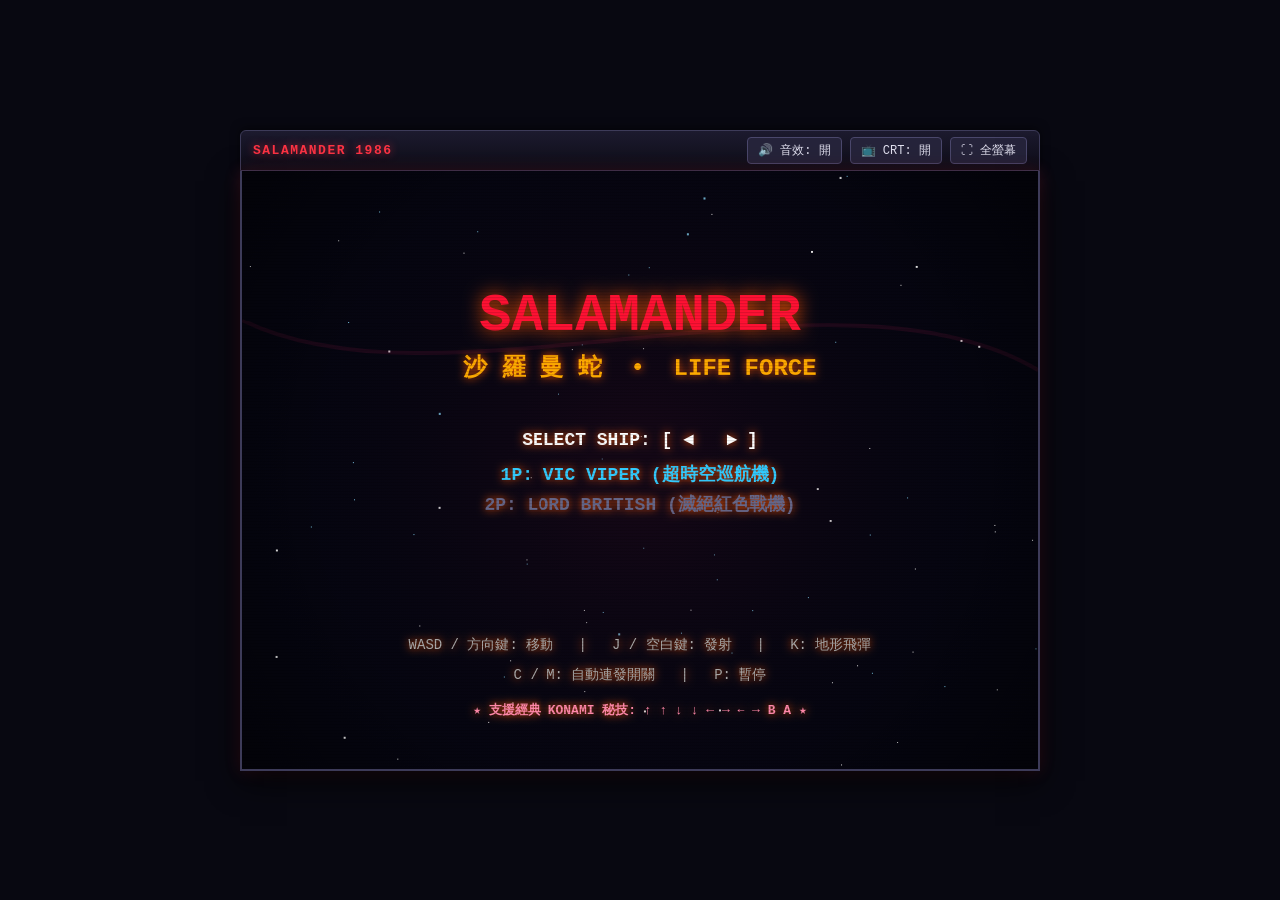
<file: Salamander/index.html>
<!DOCTYPE html>
<html lang="zh-TW">
<head>
    <meta charset="UTF-8">
    <meta name="viewport" content="width=device-width, initial-scale=1.0, maximum-scale=1.0, user-scalable=no">
    <title>沙羅曼蛇 (Salamander / Life Force) - 街機網頁版</title>
    <link rel="stylesheet" href="css/style.css">
</head>
<body>
    <div id="game-wrapper">
        <!-- Top Toolbar -->
        <header id="toolbar">
            <div class="title-badge">SALAMANDER 1986</div>
            <div class="toolbar-buttons">
                <button id="btn-sound" class="arcade-btn" title="開啟/關閉音效">🔊 音效: 開</button>
                <button id="btn-scanline" class="arcade-btn" title="切換CRT掃描線">📺 CRT: 開</button>
                <button id="btn-fullscreen" class="arcade-btn" title="全螢幕模式">⛶ 全螢幕</button>
            </div>
        </header>

        <!-- Canvas Container -->
        <main id="game-container">
            <canvas id="game-canvas" width="800" height="600"></canvas>

            <!-- Popup Message Banner (e.g. Konami Code) -->
            <div id="center-banner">KONAMI CODE ACTIVATED!</div>

            <!-- Virtual Touch Controls for Mobile / Tablet -->
            <div id="touch-controls">
                <div id="touch-dpad">
                    <div id="touch-stick"></div>
                </div>
                <div id="touch-actions">
                    <div id="touch-btn-auto" class="touch-btn">AUTO</div>
                    <div id="touch-btn-fire" class="touch-btn">FIRE</div>
                </div>
            </div>
        </main>
    </div>

    <!-- Entry Point -->
    <script type="module">
        import { Game } from './js/core/game.js';

        window.addEventListener('DOMContentLoaded', () => {
            const canvas = document.getElementById('game-canvas');
            const game = new Game(canvas);
            game.start();

            // Resume audio on first user touch / key interaction
            const unlockAudio = () => {
                if (game.renderer) {
                    import('./js/audio/soundEffects.js').then(m => m.sfx.init());
                    import('./js/audio/chiptuneBgm.js').then(m => m.bgm.init());
                }
                window.removeEventListener('click', unlockAudio);
                window.removeEventListener('keydown', unlockAudio);
                window.removeEventListener('touchstart', unlockAudio);
            };
            window.addEventListener('click', unlockAudio);
            window.addEventListener('keydown', unlockAudio);
            window.addEventListener('touchstart', unlockAudio);
        });
    </script>
</body>
</html>
</file>
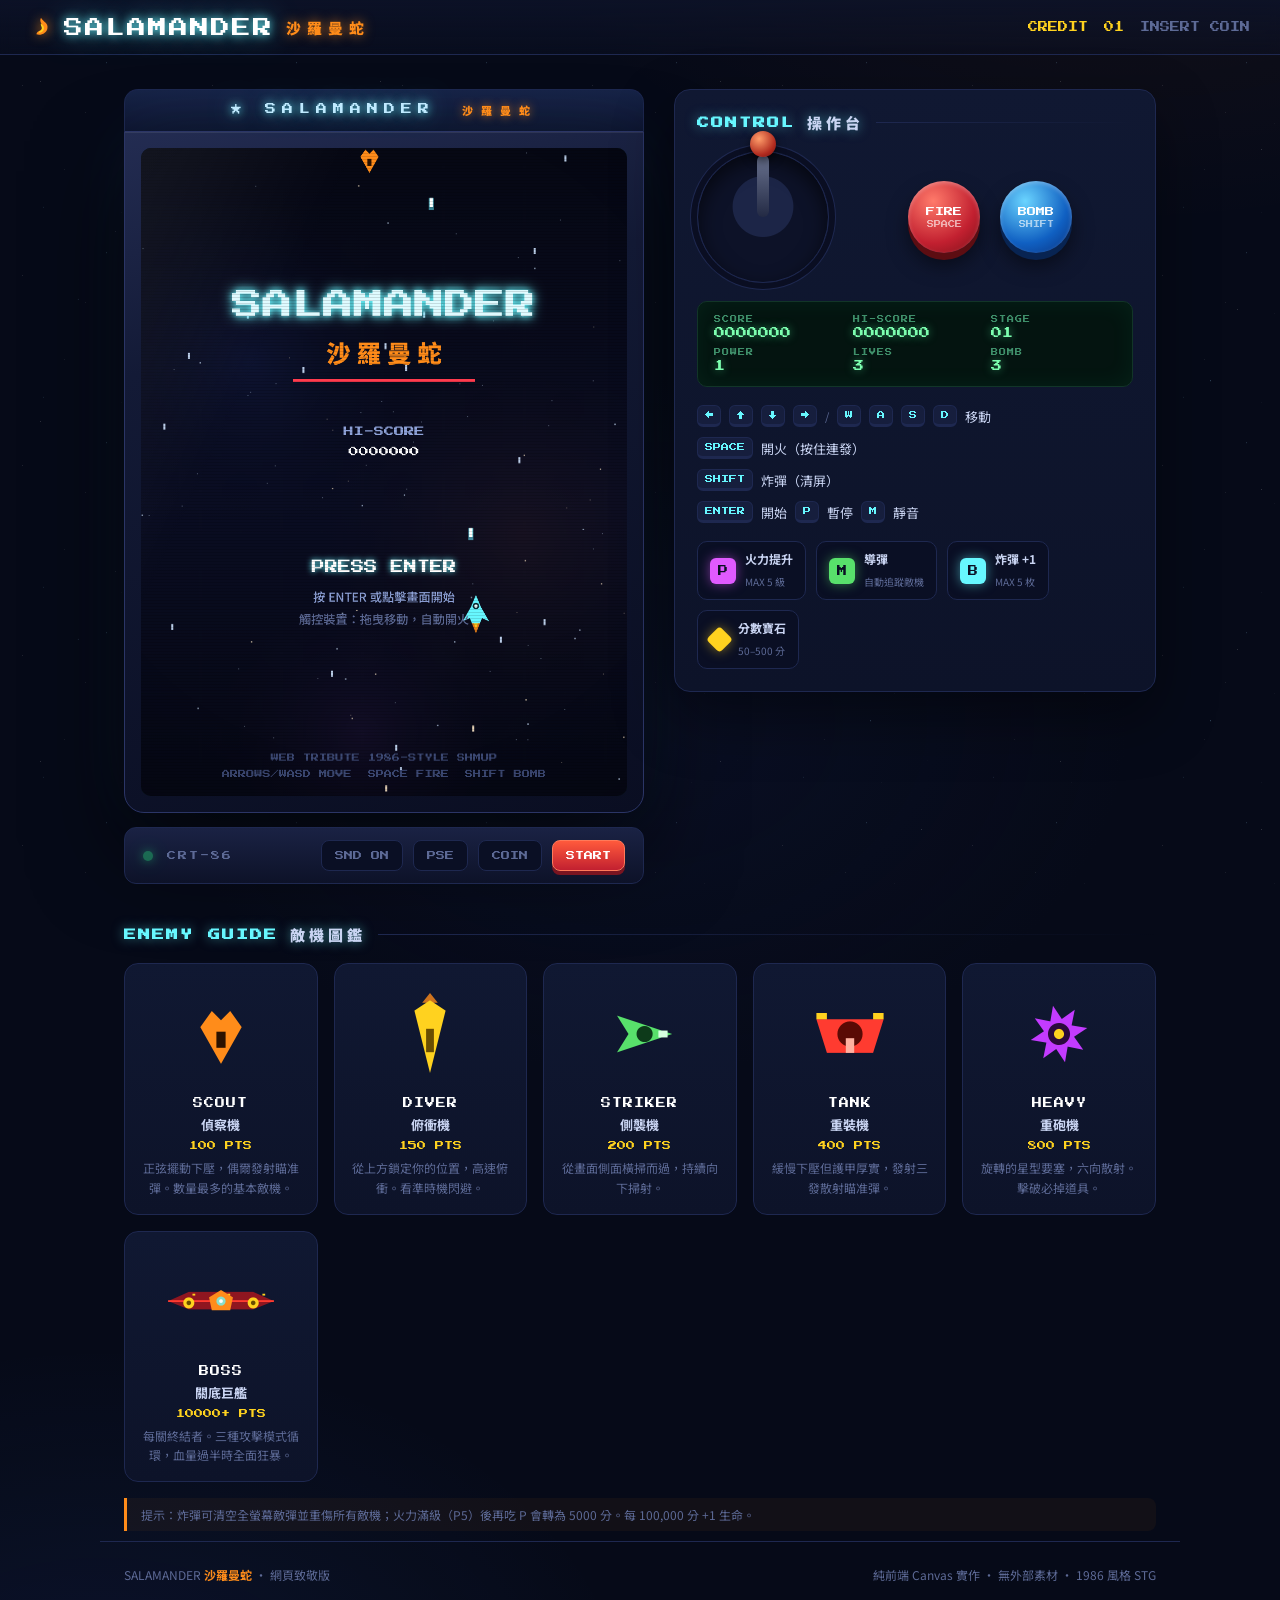
<file: Salamander2/index.html>
<!DOCTYPE html>
<html lang="zh-Hant">

<head>
    <meta charset="UTF-8">
    <meta name="viewport" content="width=device-width, initial-scale=1">
    <meta name="theme-color" content="#060a18">
    <title>SALAMANDER 沙羅曼蛇 · 網頁版</title>
    <link rel="preconnect" href="https://fonts.googleapis.com">
    <link rel="preconnect" href="https://fonts.gstatic.com" crossorigin>
    <link
        href="https://fonts.googleapis.com/css2?family=Press+Start+2P&family=Noto+Sans+TC:wght@400;500;700;900&display=swap"
        rel="stylesheet">
    <style>
        * {
            margin: 0;
            padding: 0;
            box-sizing: border-box
        }

        :root {
            --bg: #060a18;
            --panel: #0d1329;
            --panel2: #101832;
            --line: #1e2850;
            --cyan: #67f7ff;
            --orange: #ff8c1a;
            --red: #ff3b4e;
            --yellow: #ffd21f;
            --green: #58e06b;
            --magenta: #e05aff;
            --text: #c9d4f2;
            --dim: #5d6a96;
            --pixel: 'Press Start 2P', monospace;
            --cn: 'Noto Sans TC', system-ui, sans-serif;
        }

        html {
            background: var(--bg)
        }

        body {
            font-family: var(--cn);
            color: var(--text);
            min-height: 100vh;
            overflow-x: hidden;
            background:
                radial-gradient(1100px 700px at 88% -12%, rgba(255, 120, 40, .07), transparent 60%),
                radial-gradient(900px 650px at 8% 108%, rgba(64, 120, 255, .09), transparent 60%),
                radial-gradient(700px 500px at 50% 45%, rgba(20, 30, 70, .25), transparent 70%),
                var(--bg);
        }

        .stars,
        .stars2 {
            position: fixed;
            left: 0;
            right: 0;
            top: -340px;
            bottom: 0;
            z-index: 0;
            pointer-events: none;
            background-image:
                radial-gradient(1px 1px at 12% 24%, rgba(255, 255, 255, .7), transparent 55%),
                radial-gradient(1px 1px at 34% 68%, rgba(255, 255, 255, .5), transparent 55%),
                radial-gradient(1.5px 1.5px at 56% 12%, rgba(160, 220, 255, .8), transparent 55%),
                radial-gradient(1px 1px at 71% 44%, rgba(255, 255, 255, .45), transparent 55%),
                radial-gradient(1px 1px at 88% 79%, rgba(255, 220, 180, .6), transparent 55%),
                radial-gradient(1.5px 1.5px at 23% 88%, rgba(160, 220, 255, .5), transparent 55%),
                radial-gradient(1px 1px at 45% 38%, rgba(255, 255, 255, .5), transparent 55%),
                radial-gradient(1px 1px at 64% 91%, rgba(255, 255, 255, .4), transparent 55%);
            background-size: 340px 340px;
            animation: drift 90s linear infinite;
            opacity: .5;
        }

        .stars2 {
            background-size: 190px 190px;
            animation-duration: 50s;
            opacity: .35
        }

        @keyframes drift {
            to {
                transform: translateY(340px)
            }
        }

        .topbar {
            position: relative;
            z-index: 1;
            display: flex;
            align-items: center;
            justify-content: space-between;
            gap: 12px;
            flex-wrap: wrap;
            padding: 16px 30px;
            border-bottom: 1px solid var(--line);
            background: linear-gradient(180deg, rgba(13, 19, 41, .85), rgba(13, 19, 41, .35));
            backdrop-filter: blur(6px);
        }

        .logo {
            font-family: var(--pixel);
            font-size: clamp(13px, 2.4vw, 19px);
            color: #fff;
            letter-spacing: 2px;
            display: flex;
            align-items: center;
            gap: 12px;
            text-shadow: 0 0 10px var(--cyan), 0 0 28px rgba(103, 247, 255, .55)
        }

        .logo svg {
            filter: drop-shadow(0 0 6px rgba(255, 140, 26, .8))
        }

        .logo-cn {
            font-family: var(--cn);
            font-weight: 900;
            font-size: .78em;
            color: var(--orange);
            letter-spacing: 6px;
            text-shadow: 0 0 12px rgba(255, 140, 26, .7)
        }

        .credit {
            font-family: var(--pixel);
            font-size: 10px;
            color: var(--yellow);
            display: flex;
            gap: 16px;
            align-items: center
        }

        .blink {
            color: var(--dim);
            animation: blink 1.2s steps(2) infinite
        }

        @keyframes blink {
            50% {
                opacity: 0
            }
        }

        .layout {
            position: relative;
            z-index: 1;
            display: grid;
            grid-template-columns: minmax(300px, 520px) minmax(280px, 1fr);
            gap: 30px;
            max-width: 1080px;
            margin: 0 auto;
            padding: 34px 24px 10px;
            align-items: start;
        }

        @media (max-width:920px) {
            .layout {
                grid-template-columns: 1fr
            }

            .cabinet {
                max-width: 520px;
                width: 100%;
                margin: 0 auto
            }

            .deck {
                position: static
            }
        }

        .marquee {
            text-align: center;
            font-family: var(--pixel);
            font-size: 11px;
            letter-spacing: 6px;
            color: #bfeaff;
            padding: 12px 10px 13px;
            background: linear-gradient(180deg, #182448, #0e1530);
            border: 1px solid var(--line);
            border-bottom: none;
            border-radius: 14px 14px 0 0;
            text-shadow: 0 0 10px var(--cyan), 0 0 24px rgba(103, 247, 255, .6);
            animation: marq 4s ease-in-out infinite;
        }

        .marquee small {
            font-family: var(--cn);
            font-weight: 900;
            font-size: 11px;
            letter-spacing: 8px;
            color: var(--orange);
            margin-left: 10px;
            text-shadow: 0 0 10px rgba(255, 140, 26, .7)
        }

        @keyframes marq {

            0%,
            100% {
                opacity: .82
            }

            50% {
                opacity: 1
            }
        }

        .bezel {
            padding: 16px;
            border-radius: 0 0 20px 20px;
            border: 1px solid #2b3566;
            background: linear-gradient(165deg, #232c52 0%, #131a36 30%, #0a0e22 100%);
            box-shadow: 0 40px 90px rgba(0, 0, 0, .65), 0 0 70px rgba(80, 180, 255, .07), inset 0 1px 0 rgba(255, 255, 255, .08);
        }

        .screen {
            position: relative;
            border-radius: 10px;
            overflow: hidden;
            background: #000;
            box-shadow: inset 0 0 0 1px rgba(103, 247, 255, .12)
        }

        .screen canvas {
            display: block;
            width: 100%;
            height: auto;
            cursor: crosshair
        }

        .scan {
            position: absolute;
            inset: 0;
            pointer-events: none;
            z-index: 2;
            opacity: .5;
            background: repeating-linear-gradient(0deg, rgba(0, 0, 0, .25) 0 1px, transparent 1px 3px)
        }

        .glare {
            position: absolute;
            inset: 0;
            pointer-events: none;
            z-index: 3;
            background: radial-gradient(120% 90% at 50% 45%, transparent 55%, rgba(0, 0, 10, .35) 100%),
                linear-gradient(115deg, rgba(255, 255, 255, .06) 0%, transparent 28%)
        }

        .cab-base {
            display: flex;
            align-items: center;
            gap: 14px;
            margin-top: 14px;
            padding: 12px 18px;
            background: linear-gradient(180deg, #1a2244, #0d1228);
            border: 1px solid var(--line);
            border-radius: 12px
        }

        .led {
            width: 10px;
            height: 10px;
            border-radius: 50%;
            background: #2aff88;
            box-shadow: 0 0 10px #2aff88, 0 0 22px rgba(42, 255, 136, .5);
            animation: ledp 2.4s ease-in-out infinite
        }

        .led.red {
            background: var(--red);
            box-shadow: 0 0 10px var(--red), 0 0 22px rgba(255, 59, 78, .5)
        }

        .led.dim {
            opacity: .35
        }

        @keyframes ledp {
            50% {
                opacity: .55
            }
        }

        .cab-name {
            font-family: var(--pixel);
            font-size: 9px;
            color: var(--dim);
            letter-spacing: 2px
        }

        .cab-right {
            margin-left: auto;
            display: flex;
            gap: 10px
        }

        .coin,
        .start,
        .mini {
            font-family: var(--pixel);
            font-size: 9px;
            padding: 10px 13px;
            border-radius: 8px;
            cursor: pointer;
            border: 1px solid var(--line);
            background: #0a0f24;
            color: var(--dim);
            transition: all .15s;
        }

        .coin:hover,
        .mini:hover {
            color: var(--cyan);
            border-color: var(--cyan);
            box-shadow: 0 0 14px rgba(103, 247, 255, .25);
            transform: translateY(-1px)
        }

        .start {
            background: linear-gradient(180deg, #ff5a3c, #c22030);
            color: #fff;
            border-color: #ff7a5a;
            box-shadow: 0 4px 0 #7a1420
        }

        .start:active {
            transform: translateY(3px);
            box-shadow: 0 1px 0 #7a1420
        }

        .deck {
            background: linear-gradient(180deg, var(--panel2), var(--panel));
            border: 1px solid var(--line);
            border-radius: 16px;
            padding: 22px;
            box-shadow: 0 24px 60px rgba(0, 0, 0, .4);
            position: sticky;
            top: 22px;
        }

        .sec-h {
            font-family: var(--pixel);
            font-size: 12px;
            color: var(--cyan);
            letter-spacing: 2px;
            margin-bottom: 18px;
            display: flex;
            align-items: center;
            gap: 12px;
            text-shadow: 0 0 12px rgba(103, 247, 255, .5)
        }

        .sec-h::after {
            content: '';
            flex: 1;
            height: 1px;
            background: linear-gradient(90deg, var(--line), transparent)
        }

        .sec-h .cn {
            font-family: var(--cn);
            font-weight: 900;
            font-size: 15px;
            color: var(--text);
            letter-spacing: 4px
        }

        .deck-grid {
            display: grid;
            grid-template-columns: auto 1fr;
            gap: 18px;
            align-items: center;
            margin-bottom: 18px
        }

        .joy {
            position: relative;
            width: 132px;
            height: 132px;
            border-radius: 50%;
            background: radial-gradient(circle at 50% 42%, #1c2547 0 30%, #0d1228 31% 100%);
            border: 1px solid var(--line);
            box-shadow: inset 0 8px 20px rgba(0, 0, 0, .6), 0 0 0 6px #0a0e22, 0 0 0 7px var(--line)
        }

        .stick {
            position: absolute;
            left: 50%;
            bottom: 50%;
            width: 12px;
            height: 62px;
            margin-left: -6px;
            transform-origin: 50% 100%;
            transition: transform .09s ease-out;
            border-radius: 6px;
            background: linear-gradient(180deg, #6a7390, #232a44)
        }

        .stick .ball {
            position: absolute;
            top: -24px;
            left: 50%;
            margin-left: -13px;
            width: 26px;
            height: 26px;
            border-radius: 50%;
            background: radial-gradient(circle at 35% 30%, #ff9d6a, #b02a1e 65%, #6a100c);
            box-shadow: 0 4px 10px rgba(0, 0, 0, .6)
        }

        .btn-row {
            display: flex;
            gap: 20px;
            justify-content: center;
            align-items: center
        }

        .abtn {
            width: 72px;
            height: 72px;
            border-radius: 50%;
            display: flex;
            flex-direction: column;
            align-items: center;
            justify-content: center;
            gap: 5px;
            font-family: var(--pixel);
            font-size: 9px;
            color: #fff;
            user-select: none;
            background: radial-gradient(circle at 35% 28%, #ff7a6a, #c22030 60%, #7a1018);
            box-shadow: 0 7px 0 #5c0d12, 0 12px 20px rgba(0, 0, 0, .5), inset 0 2px 4px rgba(255, 255, 255, .3);
            transition: transform .06s, box-shadow .06s
        }

        .abtn em {
            font-style: normal;
            font-size: 7px;
            color: rgba(255, 255, 255, .6)
        }

        .abtn.bomb {
            background: radial-gradient(circle at 35% 28%, #6ad4ff, #1060c2 60%, #0a2f7a);
            box-shadow: 0 7px 0 #082452, 0 12px 20px rgba(0, 0, 0, .5), inset 0 2px 4px rgba(255, 255, 255, .3)
        }

        .abtn.active {
            transform: translateY(6px);
            box-shadow: 0 1px 0 #5c0d12, 0 4px 10px rgba(0, 0, 0, .5), 0 0 26px rgba(255, 120, 80, .55)
        }

        .abtn.bomb.active {
            box-shadow: 0 1px 0 #082452, 0 4px 10px rgba(0, 0, 0, .5), 0 0 26px rgba(80, 180, 255, .55)
        }

        .readout {
            grid-column: 1/-1;
            display: grid;
            grid-template-columns: repeat(3, 1fr);
            gap: 10px 14px;
            background: #041410;
            border: 1px solid #123528;
            border-radius: 10px;
            padding: 14px 16px;
            font-family: var(--pixel);
            box-shadow: inset 0 0 24px rgba(40, 255, 160, .06)
        }

        .ro-line {
            display: flex;
            flex-direction: column;
            gap: 5px
        }

        .ro-line span {
            font-size: 7px;
            color: #3f8f6a;
            letter-spacing: 1px
        }

        .ro-line b {
            font-size: 11px;
            font-weight: 400;
            color: #7dffb0;
            text-shadow: 0 0 8px rgba(80, 255, 160, .55)
        }

        .keys {
            list-style: none;
            margin: 18px 0;
            display: grid;
            gap: 10px;
            font-size: 13px
        }

        .keys li {
            display: flex;
            align-items: center;
            gap: 8px;
            flex-wrap: wrap
        }

        kbd {
            font-family: var(--pixel);
            font-size: 8px;
            background: #161e3d;
            border: 1px solid var(--line);
            border-bottom-width: 3px;
            border-radius: 6px;
            padding: 5px 7px;
            color: var(--cyan)
        }

        .keys .sep {
            color: var(--dim);
            font-size: 11px
        }

        .pu-row {
            display: flex;
            gap: 10px;
            flex-wrap: wrap
        }

        .pu {
            display: flex;
            align-items: center;
            gap: 9px;
            background: #0a0f24;
            border: 1px solid var(--line);
            border-radius: 10px;
            padding: 8px 12px;
            transition: border-color .2s, transform .2s
        }

        .pu:hover {
            border-color: var(--cyan);
            transform: translateY(-3px)
        }

        .chip {
            font-family: var(--pixel);
            font-size: 10px;
            width: 26px;
            height: 26px;
            border-radius: 6px;
            display: grid;
            place-items: center;
            color: #0a0f24
        }

        .chip.P {
            background: var(--magenta);
            box-shadow: 0 0 12px rgba(224, 90, 255, .5)
        }

        .chip.M {
            background: var(--green);
            box-shadow: 0 0 12px rgba(88, 224, 107, .5)
        }

        .chip.B {
            background: var(--cyan);
            box-shadow: 0 0 12px rgba(103, 247, 255, .5)
        }

        .chip.G {
            background: var(--yellow);
            transform: rotate(45deg);
            width: 19px;
            height: 19px;
            border-radius: 4px;
            box-shadow: 0 0 12px rgba(255, 210, 31, .5)
        }

        .pu b {
            display: block;
            font-size: 12px;
            color: var(--text)
        }

        .pu small {
            font-size: 10px;
            color: var(--dim)
        }

        .guide {
            position: relative;
            z-index: 1;
            max-width: 1080px;
            margin: 0 auto;
            padding: 30px 24px 10px
        }

        .cards {
            display: grid;
            grid-template-columns: repeat(auto-fill, minmax(160px, 1fr));
            gap: 16px
        }

        .card {
            background: linear-gradient(180deg, var(--panel2), var(--panel));
            border: 1px solid var(--line);
            border-radius: 14px;
            padding: 16px;
            text-align: center;
            transition: transform .25s cubic-bezier(.2, .9, .3, 1.4), border-color .25s, box-shadow .25s
        }

        .card:hover {
            transform: translateY(-8px) scale(1.02);
            border-color: var(--cyan);
            box-shadow: 0 18px 40px rgba(0, 0, 0, .5), 0 0 30px rgba(103, 247, 255, .12)
        }

        .card canvas {
            width: 108px;
            height: 108px;
            margin: 0 auto 10px;
            display: block;
            transition: transform .25s
        }

        .card:hover canvas {
            transform: scale(1.15) rotate(-6deg)
        }

        .card .nm {
            font-family: var(--pixel);
            font-size: 10px;
            color: #fff;
            letter-spacing: 1px
        }

        .card .nm-cn {
            font-weight: 700;
            font-size: 13px;
            margin: 7px 0
        }

        .card .pts {
            font-family: var(--pixel);
            font-size: 9px;
            color: var(--yellow);
            margin-bottom: 8px
        }

        .card .desc {
            font-size: 12px;
            color: var(--dim);
            line-height: 1.65
        }

        .guide-note {
            margin-top: 16px;
            font-size: 12px;
            color: var(--dim);
            border-left: 3px solid var(--orange);
            padding: 8px 14px;
            background: rgba(255, 140, 26, .05);
            border-radius: 0 8px 8px 0
        }

        .foot {
            position: relative;
            z-index: 1;
            display: flex;
            justify-content: space-between;
            gap: 12px;
            flex-wrap: wrap;
            max-width: 1080px;
            margin: 0 auto;
            padding: 24px;
            border-top: 1px solid var(--line);
            font-size: 12px;
            color: var(--dim)
        }

        .foot b {
            color: var(--orange)
        }
    </style>
</head>

<body>
    <div class="stars" aria-hidden="true"></div>
    <div class="stars stars2" aria-hidden="true"></div>

    <header class="topbar">
        <div class="logo">
            <svg width="22" height="22" viewBox="0 0 24 24" aria-hidden="true">
                <path d="M12 2C9 8 16 9 13 14c-2 3-5 2-6 6 5 2 13-2 12-9C18.5 7 14 6 12 2Z" fill="#ff8c1a" />
                <path d="M12 8c-1 3 2 4 .5 7-1 2-2.5 1-3 3 2.5 1 6.5-2 5.5-6C14.5 10 13 9.5 12 8Z" fill="#ffd21f" />
            </svg>
            SALAMANDER <span class="logo-cn">沙羅曼蛇</span>
        </div>
        <div class="credit">CREDIT <span id="credit">01</span> <span class="blink">INSERT COIN</span></div>
    </header>

    <main class="layout">
        <section class="cabinet" aria-label="遊戲畫面">
            <div class="marquee">★ SALAMANDER <small>沙羅曼蛇</small></div>
            <div class="bezel">
                <div class="screen">
                    <canvas id="game" width="960" height="1280" aria-label="沙羅曼蛇遊戲畫面"></canvas>
                    <div class="scan"></div>
                    <div class="glare"></div>
                </div>
            </div>
            <div class="cab-base">
                <div class="led dim" id="led"></div>
                <span class="cab-name">CRT-86</span>
                <div class="cab-right">
                    <button class="mini" id="sndBtn" title="靜音 (M)">SND ON</button>
                    <button class="mini" id="pauseBtn" title="暫停 (P)">PSE</button>
                    <button class="coin" id="coinBtn" title="投幣">COIN</button>
                    <button class="start" id="startBtn">START</button>
                </div>
            </div>
        </section>

        <aside class="deck">
            <h2 class="sec-h">CONTROL<span class="cn">操作台</span></h2>
            <div class="deck-grid">
                <div class="joy">
                    <div class="stick" id="stick">
                        <div class="ball"></div>
                    </div>
                </div>
                <div class="btn-row">
                    <div class="abtn" id="fireBtn"><span>FIRE</span><em>SPACE</em></div>
                    <div class="abtn bomb" id="bombBtn"><span>BOMB</span><em>SHIFT</em></div>
                </div>
                <div class="readout">
                    <div class="ro-line"><span>SCORE</span><b id="roScore">0000000</b></div>
                    <div class="ro-line"><span>HI-SCORE</span><b id="roHi">0000000</b></div>
                    <div class="ro-line"><span>STAGE</span><b id="roStage">01</b></div>
                    <div class="ro-line"><span>POWER</span><b id="roPower">1</b></div>
                    <div class="ro-line"><span>LIVES</span><b id="roLives">3</b></div>
                    <div class="ro-line"><span>BOMB</span><b id="roBombs">3</b></div>
                </div>
            </div>
            <ul class="keys">
                <li><kbd>←</kbd><kbd>↑</kbd><kbd>↓</kbd><kbd>→</kbd><span
                        class="sep">/</span><kbd>W</kbd><kbd>A</kbd><kbd>S</kbd><kbd>D</kbd> 移動</li>
                <li><kbd>SPACE</kbd> 開火（按住連發）</li>
                <li><kbd>SHIFT</kbd> 炸彈（清屏）</li>
                <li><kbd>ENTER</kbd> 開始 <kbd>P</kbd> 暫停 <kbd>M</kbd> 靜音</li>
            </ul>
            <div class="pu-row" id="puRow"></div>
        </aside>
    </main>

    <section class="guide">
        <h2 class="sec-h">ENEMY GUIDE<span class="cn">敵機圖鑑</span></h2>
        <div class="cards" id="cards"></div>
        <p class="guide-note">提示：炸彈可清空全螢幕敵彈並重傷所有敵機；火力滿級（P5）後再吃 P 會轉為 5000 分。每 100,000 分 +1 生命。</p>
    </section>

    <footer class="foot">
        <span>SALAMANDER <b>沙羅曼蛇</b> · 網頁致敬版</span>
        <span>純前端 Canvas 實作 · 無外部素材 · 1986 風格 STG</span>
    </footer>

    <script>
        'use strict';
        /* ================= utils ================= */
        const TAU = Math.PI * 2;
        const rand = (a, b) => a + Math.random() * (b - a);
        const irand = (a, b) => Math.floor(rand(a, b + 1));
        const clamp = (v, a, b) => v < a ? a : v > b ? b : v;
        const lerp = (a, b, t) => a + (b - a) * t;
        const FONT = s => s + 'px "Press Start 2P", monospace';
        const CNF = (s, w = 900) => w + ' ' + s + 'px "Noto Sans TC", sans-serif';

        /* ================= canvas ================= */
        const cv = document.getElementById('game');
        const c = cv.getContext('2d');
        const W = 480, H = 640, S = 2;

        /* ================= audio ================= */
        const AudioSys = {
            ctx: null, master: null, musicGain: null, muted: false, noiseBuf: null,
            init() {
                if (this.ctx) { if (this.ctx.state === 'suspended') this.ctx.resume(); return; }
                const AC = window.AudioContext || window.webkitAudioContext;
                if (!AC) return;
                this.ctx = new AC();
                this.master = this.ctx.createGain(); this.master.gain.value = 0.5; this.master.connect(this.ctx.destination);
                this.musicGain = this.ctx.createGain(); this.musicGain.gain.value = 0.55; this.musicGain.connect(this.master);
                const len = this.ctx.sampleRate;
                this.noiseBuf = this.ctx.createBuffer(1, len, this.ctx.sampleRate);
                const d = this.noiseBuf.getChannelData(0);
                for (let i = 0; i < len; i++) d[i] = Math.random() * 2 - 1;
                Music.start(G.state === 'title' ? 'title' : 'play');
            },
            setMuted(m) { this.muted = m; if (this.master) this.master.gain.value = m ? 0 : 0.5; },
            tone(o) {
                if (!this.ctx) return;
                const t0 = this.ctx.currentTime + (o.when || 0);
                const osc = this.ctx.createOscillator(), g = this.ctx.createGain();
                osc.type = o.type || 'square';
                osc.frequency.setValueAtTime(o.f, t0);
                if (o.f2) osc.frequency.exponentialRampToValueAtTime(Math.max(1, o.f2), t0 + o.d);
                g.gain.setValueAtTime(o.v, t0);
                g.gain.exponentialRampToValueAtTime(0.0001, t0 + o.d);
                osc.connect(g); g.connect(o.out || this.master);
                osc.start(t0); osc.stop(t0 + o.d + 0.03);
            },
            noise(o) {
                if (!this.ctx) return;
                const t0 = this.ctx.currentTime + (o.when || 0);
                const s = this.ctx.createBufferSource(); s.buffer = this.noiseBuf; s.loop = true;
                const flt = this.ctx.createBiquadFilter(); flt.type = 'lowpass';
                flt.frequency.setValueAtTime(o.f, t0);
                if (o.f2) flt.frequency.exponentialRampToValueAtTime(Math.max(40, o.f2), t0 + o.d);
                const g = this.ctx.createGain();
                g.gain.setValueAtTime(o.v, t0);
                g.gain.exponentialRampToValueAtTime(0.0001, t0 + o.d);
                s.connect(flt); flt.connect(g); g.connect(o.out || this.master);
                s.start(t0); s.stop(t0 + o.d + 0.05);
            },
            shoot() { this.tone({ f: 1100, f2: 400, v: 0.05, d: 0.06 }); },
            missile() { this.tone({ f: 500, f2: 900, type: 'sawtooth', v: 0.04, d: 0.14 }); },
            explode(size = 1) {
                this.noise({ v: 0.22 + size * 0.1, d: 0.25 + size * 0.2, f: 2400, f2: 120 });
                this.tone({ f: 220, f2: 40, type: 'sine', v: 0.3, d: 0.3 + size * 0.15 });
            },
            power() { [660, 880, 1320].forEach((f, i) => this.tone({ f, v: 0.12, d: 0.09, when: i * 0.07 })); },
            gem() { this.tone({ f: 1568, v: 0.08, d: 0.08 }); },
            bomb() { this.noise({ v: 0.5, d: 0.8, f: 3000, f2: 60 }); this.tone({ f: 160, f2: 30, type: 'sine', v: 0.5, d: 0.7 }); },
            death() { this.tone({ f: 500, f2: 40, type: 'sawtooth', v: 0.3, d: 0.9 }); this.noise({ v: 0.4, d: 0.6, f: 1500, f2: 80 }); },
            coin() { this.tone({ f: 988, v: 0.15, d: 0.08 }); this.tone({ f: 1319, v: 0.15, d: 0.25, when: 0.08 }); },
            alarm() { [0, 0.25, 0.5].forEach(w => { this.tone({ f: 784, v: 0.12, d: 0.18, when: w }); this.tone({ f: 587, v: 0.12, d: 0.18, when: w + 0.1 }); }); },
            gameover() { [440, 349, 262, 196].forEach((f, i) => this.tone({ f, type: 'triangle', v: 0.2, d: 0.3, when: i * 0.28 })); },
            deny() { this.tone({ f: 120, v: 0.15, d: 0.12 }); }
        };

        const F = { A1: 55, C2: 65.4, E2: 82.4, F2: 87.3, G2: 98, A2: 110, C3: 130.8, E3: 164.8, F3: 174.6, G3: 196, A3: 220, C4: 261.6, E4: 329.6, A4: 440, C5: 523.3, D5: 587.3, E5: 659.3, G5: 784 };
        const Music = {
            step: 0, next: 0, timer: null, mode: null,
            bass: [F.A2, 0, F.A3, 0, F.G2, 0, F.G3, 0, F.F2, 0, F.F3, 0, F.E2, 0, F.E3, 0, F.A2, 0, F.A3, 0, F.C3, 0, F.C4, 0, F.A3, 0, F.A2, 0, F.G2, 0, F.G3, 0],
            lead: [F.A4, 0, 0, 0, F.C5, 0, F.E5, 0, F.E4, 0, 0, 0, F.C5, 0, 0, 0, F.A4, 0, 0, 0, F.C5, 0, F.E5, 0, F.G5, 0, 0, 0, F.E5, 0, F.D5, 0],
            start(mode) {
                this.mode = mode; this.step = 0;
                if (!AudioSys.ctx) return;
                this.next = AudioSys.ctx.currentTime + 0.05;
                if (!this.timer) this.timer = setInterval(() => this.tick(), 25);
            },
            stop() { this.mode = null; },
            tick() {
                if (!AudioSys.ctx || this.mode === null) return;
                const ct = AudioSys.ctx.currentTime;
                if (this.next < ct - 0.3) this.next = ct + 0.05;
                if (G.paused) return;
                const t16 = this.mode === 'title' ? 0.24 : this.mode === 'boss' ? 0.078 : 0.096;
                while (this.next < ct + 0.14) {
                    this.playStep(this.step, this.next);
                    this.next += t16;
                    this.step = (this.step + 1) % 32;
                }
            },
            playStep(s, t) {
                const when = Math.max(0, t - AudioSys.ctx.currentTime);
                const m = this.mode, out = AudioSys.musicGain;
                const b = this.bass[s];
                if (b) AudioSys.tone({ f: b, v: m === 'title' ? 0.09 : 0.15, d: 0.13, when, out });
                if (m !== 'title') {
                    const l = this.lead[s];
                    if (l) AudioSys.tone({ f: l * (m === 'boss' ? 2 : 1), v: 0.05, d: 0.1, when, out });
                    if (s % 4 === 2) AudioSys.noise({ v: 0.04, d: 0.04, f: 7000, when, out });
                    if (s % 8 === 0) AudioSys.tone({ f: 130, f2: 42, type: 'sine', v: 0.28, d: 0.13, when, out });
                }
            }
        };

        /* ================= sprites (drawn at origin) ================= */
        const SPR = {
            scout(c, t, s = 1) {
                c.scale(s, s);
                c.fillStyle = '#ff8c1a';
                c.beginPath(); c.moveTo(0, 13); c.lineTo(-9, -3); c.lineTo(-4, -10); c.lineTo(0, -6); c.lineTo(4, -10); c.lineTo(9, -3); c.closePath(); c.fill();
                c.fillStyle = '#2b1200'; c.fillRect(-2, -1, 4, 7);
                if (Math.floor(t * 6) % 2 === 0) { c.fillStyle = '#ffd21f'; c.fillRect(-9, -4, 3, 3); c.fillRect(6, -4, 3, 3); }
            },
            diver(c, t, s = 1) {
                c.scale(s, s);
                c.fillStyle = 'rgba(255,140,26,.8)';
                c.beginPath(); c.moveTo(-3, -12); c.lineTo(0, -12 - 4 - Math.sin(t * 20) * 2); c.lineTo(3, -12); c.closePath(); c.fill();
                c.fillStyle = '#ffd21f';
                c.beginPath(); c.moveTo(0, 15); c.lineTo(-6, -9); c.lineTo(0, -13); c.lineTo(6, -9); c.closePath(); c.fill();
                c.fillStyle = '#6b4e00'; c.fillRect(-1.5, -2, 3, 9);
            },
            striker(c, t, s = 1) {
                c.scale(s, s);
                c.fillStyle = '#58e06b';
                c.beginPath(); c.moveTo(14, 0); c.lineTo(-10, -8); c.lineTo(-5, 0); c.lineTo(-10, 8); c.closePath(); c.fill();
                c.fillStyle = '#0d3a1a'; c.beginPath(); c.arc(2, 0, 3.5, 0, TAU); c.fill();
                c.fillStyle = '#d6ffe0'; c.fillRect(8, -1.5, 4, 3);
            },
            tank(c, t, s = 1) {
                c.scale(s, s);
                c.fillStyle = '#ff3b30';
                c.beginPath(); c.moveTo(-16, -7); c.lineTo(16, -7); c.lineTo(11, 9); c.lineTo(-11, 9); c.closePath(); c.fill();
                c.fillStyle = '#5a0a05'; c.beginPath(); c.arc(0, 0, 6, 0, TAU); c.fill();
                c.fillStyle = '#ffd21f'; c.fillRect(-16, -10, 5, 3); c.fillRect(11, -10, 5, 3);
                c.fillStyle = '#ffb0a0'; c.fillRect(-2, 2, 4, 7);
            },
            heavy(c, t, s = 1) {
                c.scale(s, s); c.rotate(t * 0.9);
                c.fillStyle = '#c33bff';
                c.beginPath();
                for (let i = 0; i < 16; i++) {
                    const a = i / 16 * TAU, r = i % 2 === 0 ? 17 : 9;
                    i === 0 ? c.moveTo(Math.cos(a) * r, Math.sin(a) * r) : c.lineTo(Math.cos(a) * r, Math.sin(a) * r);
                }
                c.closePath(); c.fill();
                c.fillStyle = '#2b0a3d'; c.beginPath(); c.arc(0, 0, 6.5, 0, TAU); c.fill();
                c.fillStyle = '#ffd21f'; c.beginPath(); c.arc(0, 0, 3, 0, TAU); c.fill();
            },
            boss(c, t, s = 1) {
                c.scale(s, s);
                const pulse = 0.7 + Math.sin(t * 4) * 0.3;
                c.fillStyle = '#8f1620';
                c.beginPath(); c.moveTo(-115, -2); c.lineTo(-70, -22); c.lineTo(70, -22); c.lineTo(115, -2); c.lineTo(70, 16); c.lineTo(-70, 16); c.closePath(); c.fill();
                c.fillStyle = '#ff3b30'; c.fillRect(-115, -4, 230, 4);
                c.fillStyle = '#ffd21f';
                for (let i = 0; i < 6; i++) if (Math.floor(t * 5 + i) % 2 === 0) c.fillRect(-100 + i * 38, -18, 6, 4);
                c.fillStyle = '#ffd21f';
                c.beginPath(); c.arc(-70, 2, 12, 0, TAU); c.fill();
                c.beginPath(); c.arc(70, 2, 12, 0, TAU); c.fill();
                c.fillStyle = '#6b4e00';
                c.beginPath(); c.arc(-70, 2, 5, 0, TAU); c.fill();
                c.beginPath(); c.arc(70, 2, 5, 0, TAU); c.fill();
                c.fillStyle = '#ff8c1a';
                c.beginPath(); c.moveTo(0, -26); c.lineTo(26, -10); c.lineTo(20, 18); c.lineTo(-20, 18); c.lineTo(-26, -10); c.closePath(); c.fill();
                c.fillStyle = 'rgba(103,247,255,' + pulse + ')';
                c.beginPath(); c.arc(0, -2, 10, 0, TAU); c.fill();
                c.fillStyle = '#fff'; c.beginPath(); c.arc(0, -2, 4, 0, TAU); c.fill();
            },
            ship(c, t, s = 1) {
                c.scale(s, s);
                const f = 7 + Math.sin(t * 30) * 3 + Math.random() * 3;
                c.fillStyle = 'rgba(255,140,26,.9)';
                c.beginPath(); c.moveTo(-4, 11); c.lineTo(0, 11 + f); c.lineTo(4, 11); c.closePath(); c.fill();
                c.fillStyle = 'rgba(255,210,31,.9)';
                c.beginPath(); c.moveTo(-2, 11); c.lineTo(0, 11 + f * 0.55); c.lineTo(2, 11); c.closePath(); c.fill();
                c.fillStyle = '#67f7ff';
                c.beginPath();
                c.moveTo(0, -17); c.lineTo(5, -5); c.lineTo(13, 9); c.lineTo(6, 6); c.lineTo(4, 11);
                c.lineTo(-4, 11); c.lineTo(-6, 6); c.lineTo(-13, 9); c.lineTo(-5, -5);
                c.closePath(); c.fill();
                c.fillStyle = '#0b2b33'; c.beginPath(); c.arc(0, -6, 3.2, 0, TAU); c.fill();
                c.fillStyle = '#eaffff'; c.beginPath(); c.arc(0, -6, 1.6, 0, TAU); c.fill();
            }
        };

        /* ================= entities ================= */
        class Player {
            constructor() { this.x = W / 2; this.y = H - 70; this.reset(); }
            reset() {
                this.power = 1; this.missiles = 0; this.cd = 0; this.mcd = 0;
                this.inv = 3; this.alive = true; this.respawn = 0; this.flame = 0;
            }
            update(dt) {
                this.flame += dt * 40;
                if (!this.alive) {
                    this.respawn -= dt;
                    if (this.respawn <= 0) {
                        this.alive = true; this.inv = 3; this.power = 1; this.missiles = 0;
                        this.x = W / 2; this.y = H - 70;
                    }
                    return;
                }
                let dx = 0, dy = 0;
                if (pointer.on) { dx = pointer.dx; dy = pointer.dy; }
                else {
                    if (keys.ArrowLeft || keys.KeyA) dx--;
                    if (keys.ArrowRight || keys.KeyD) dx++;
                    if (keys.ArrowUp || keys.KeyW) dy--;
                    if (keys.ArrowDown || keys.KeyS) dy++;
                    if (dx && dy) { dx *= 0.7071; dy *= 0.7071; }
                }
                this.x = clamp(this.x + dx * 250 * dt, 14, W - 14);
                this.y = clamp(this.y + dy * 250 * dt, 26, H - 16);
                this.inv -= dt;
                this.cd -= dt;
                if ((keys.Space || keys.KeyJ || pointer.on) && this.cd <= 0) { this.fire(); this.cd = 0.11; }
                if (this.missiles > 0) {
                    this.mcd -= dt;
                    if (this.mcd <= 0) {
                        this.mcd = 0.28;
                        const side = Math.random() < 0.5 ? -1 : 1;
                        G.bullets.push({ x: this.x + side * 10, y: this.y + 4, vx: side * 80, vy: -220, r: 4, dmg: 2, t: 0, life: 2.5, homing: true, trail: 0 });
                        AudioSys.missile();
                    }
                }
            }
            fire() {
                const x = this.x, y = this.y - 14, sp = 540, p = this.power;
                const add = (ox, a = 0) => G.bullets.push({ x: x + ox, y, vx: Math.sin(a) * sp, vy: -Math.cos(a) * sp, r: 3, dmg: 1, t: 0, life: 1.4 });
                if (p === 1) add(0);
                else if (p === 2) { add(-7); add(7); }
                else if (p === 3) { add(-7); add(7); add(0, 0.16); add(0, -0.16); }
                else if (p === 4) { add(-8); add(8); add(0, 0.14); add(0, -0.14); add(0, 0.3); add(0, -0.3); }
                else { add(-10); add(0); add(10); add(0, 0.13); add(0, -0.13); add(0, 0.26); add(0, -0.26); }
                AudioSys.shoot();
            }
        }

        const ED = {
            scout: { hp: 1, score: 100, r: 10 },
            diver: { hp: 1, score: 150, r: 9 },
            striker: { hp: 2, score: 200, r: 11 },
            tank: { hp: 5, score: 400, r: 13 },
            heavy: { hp: 12, score: 800, r: 16 }
        };
        class Enemy {
            constructor(type, x, y, o = {}) {
                const d = ED[type];
                this.type = type; this.x = x; this.y = y; this.t = 0;
                this.hp = Math.ceil(d.hp * (1 + (G.stage - 1) * 0.3));
                this.r = d.r; this.score = d.score;
                this.sx = o.sx !== undefined ? o.sx : x;
                this.dir = o.dir || 1;
                this.quiet = !!o.quiet;
                this.seed = rand(0, TAU);
                this.fireCd = rand(0.8, 2);
                this.diving = false; this.vx = 0; this.vy = 0;
                this.dead = false;
            }
            hit(dmg) { if (this.dead) return; this.hp -= dmg; if (this.hp <= 0) killEnemy(this); }
            update(dt) {
                this.t += dt;
                const s = 1 + (G.stage - 1) * 0.05;
                const es = Math.min(230, 130 + G.stage * 12);
                switch (this.type) {
                    case 'scout':
                        this.y += (95 + G.stage * 5) * dt * s;
                        this.x = this.sx + Math.sin(this.t * 2.2 + this.seed) * 32;
                        if (!this.quiet) {
                            this.fireCd -= dt;
                            if (this.fireCd <= 0 && this.y > 0 && this.y < H * 0.7) {
                                this.fireCd = rand(1.6, 2.6) / s;
                                eAim(this.x, this.y + 8, es, 0, 1);
                            }
                        }
                        break;
                    case 'diver':
                        if (!this.diving) {
                            this.y += 130 * dt;
                            this.x += (W / 2 - this.x) * 0.6 * dt;
                            if (this.y > 110) {
                                this.diving = true;
                                const a = Math.atan2(G.player.y - this.y, G.player.x - this.x);
                                this.vx = Math.cos(a) * 250 * s; this.vy = Math.sin(a) * 250 * s;
                            }
                        } else { this.x += this.vx * dt; this.y += this.vy * dt; }
                        break;
                    case 'striker':
                        this.x += this.dir * 160 * dt * s;
                        this.y += Math.sin(this.t * 2.5 + this.seed) * 26 * dt;
                        if (!this.quiet) {
                            this.fireCd -= dt;
                            if (this.fireCd <= 0) { this.fireCd = 1.15 / s; eShot(this.x, this.y + 8, 0, es); }
                        }
                        break;
                    case 'tank':
                        this.y += 55 * dt * s;
                        this.fireCd -= dt;
                        if (this.fireCd <= 0 && this.y > 0 && !this.quiet) { this.fireCd = 2.3 / s; eAim(this.x, this.y + 8, es * 1.05, 0.22, 3); }
                        break;
                    case 'heavy':
                        this.y += 40 * dt * s;
                        this.fireCd -= dt;
                        if (this.fireCd <= 0 && this.y > 0 && !this.quiet) {
                            this.fireCd = 2.7 / s;
                            for (let i = 0; i < 6; i++) {
                                const a = Math.PI / 2 + (i - 2.5) * 0.3;
                                eShot(this.x, this.y, Math.cos(a) * es * 0.9, Math.sin(a) * es * 0.9, 4, 'rgba(195,59,255,.7)');
                            }
                        }
                        break;
                }
                if (this.y > H + 50 || this.x < -60 || this.x > W + 60) this.dead = true;
            }
        }

        class Boss {
            constructor() {
                this.x = W / 2; this.y = -80; this.t = 0;
                this.hp = 100 + (G.stage - 1) * 70; this.maxhp = this.hp;
                this.score = 10000 + G.stage * 5000;
                this.entering = true; this.patCd = 1.6; this.pat = 0;
            }
            hit(dmg) {
                if (G.bossDying > 0) return;
                this.hp -= dmg;
                if (this.hp <= 0) { G.bossDying = 1.8; AudioSys.explode(3); }
            }
            update(dt) {
                this.t += dt;
                if (this.entering) { this.y += 40 * dt; if (this.y >= 90) { this.y = 90; this.entering = false; } return; }
                this.x = W / 2 + Math.sin(this.t * 0.55) * 130;
                this.y = 90 + Math.sin(this.t * 1.1) * 12;
                if (G.bossDying > 0) return;
                const enraged = this.hp < this.maxhp * 0.5;
                const es = Math.min(230, 130 + G.stage * 12);
                this.patCd -= dt * (enraged ? 1.4 : 1);
                if (this.patCd <= 0) {
                    this.patCd = enraged ? 1.1 : 1.7;
                    const p = this.pat++ % 3;
                    if (p === 0) eAim(this.x, this.y + 10, es * 1.1, 0.16, 5, 'rgba(255,120,60,.85)');
                    else if (p === 1) {
                        for (const px of [-70, 70]) for (let i = 0; i < 3; i++) {
                            const a = Math.PI / 2 + (i - 1) * 0.35;
                            eShot(this.x + px, this.y + 8, Math.cos(a) * es * 0.95, Math.sin(a) * es * 0.95, 4, 'rgba(255,210,31,.85)');
                        }
                    } else {
                        for (let i = 0; i < 12; i++) {
                            const a = i / 12 * TAU + this.t * 0.4;
                            eShot(this.x, this.y, Math.cos(a) * es * 0.75, Math.sin(a) * es * 0.75, 3.5, 'rgba(103,247,255,.85)');
                        }
                    }
                }
            }
        }

        /* ================= game state ================= */
        const G = {
            state: 'title', time: 0,
            score: 0, hi: 0, hiStart: 0, newHi: false, next1up: 100000,
            lives: 3, bombs: 3, stage: 1,
            player: new Player(),
            bullets: [], ebullets: [], enemies: [], drops: [], particles: [], popups: [],
            stars: [], events: [],
            stageTime: 0, stateTimer: 0,
            boss: null, bossDying: 0, bossSpawn: 0, warning: 0,
            shake: 0, flash: 0, msg: null, dying: 0, overTimer: 0,
            paused: false, demo: { x: W / 2, y: H * 0.66, t: 0, cd: 0 }, ambCd: 1
        };
        let prevBomb = false;

        /* ================= input ================= */
        const keys = {};
        const pointer = { on: false, dx: 0, dy: 0 };
        const stick = document.getElementById('stick');
        const fireBtn = document.getElementById('fireBtn');
        const bombBtn = document.getElementById('bombBtn');

        function deckKey() {
            let dx = 0, dy = 0;
            if (keys.ArrowLeft || keys.KeyA) dx--;
            if (keys.ArrowRight || keys.KeyD) dx++;
            if (keys.ArrowUp || keys.KeyW) dy--;
            if (keys.ArrowDown || keys.KeyS) dy++;
            if (dx || dy) stick.style.transform = 'rotate(' + (Math.atan2(dy, dx) + Math.PI / 2) + 'rad)';
            else stick.style.transform = 'rotate(0deg)';
            fireBtn.classList.toggle('active', !!(keys.Space || keys.KeyJ));
            bombBtn.classList.toggle('active', !!(keys.ShiftLeft || keys.ShiftRight || keys.KeyK));
        }
        window.addEventListener('keydown', e => {
            const code = e.code;
            if (['ArrowUp', 'ArrowDown', 'ArrowLeft', 'ArrowRight', 'Space'].includes(code)) e.preventDefault();
            keys[code] = true;
            if (!e.repeat) {
                AudioSys.init();
                if (code === 'Enter') onEnter();
                if (code === 'KeyM') toggleMute();
                if (code === 'KeyP') togglePause();
            }
            deckKey();
        });
        window.addEventListener('keyup', e => { keys[e.code] = false; deckKey(); });
        window.addEventListener('blur', () => {
            for (const k in keys) keys[k] = false;
            pointer.on = false; deckKey();
            if (G.state !== 'title' && G.state !== 'gameover') G.paused = true;
        });

        function setPointer(e) {
            const r = cv.getBoundingClientRect();
            const x = (e.clientX - r.left) / r.width * W;
            const y = (e.clientY - r.top) / r.height * H;
            const dx = x - G.player.x, dy = y - G.player.y;
            const d = Math.hypot(dx, dy);
            if (d > 14) { pointer.dx = dx / d; pointer.dy = dy / d; }
            else { pointer.dx = 0; pointer.dy = 0; }
        }
        cv.addEventListener('pointerdown', e => {
            AudioSys.init();
            if (G.state === 'title') startGame();
            else if (G.state === 'gameover' && G.overTimer > 1.2) { G.state = 'title'; Music.start('title'); }
            else { pointer.on = true; setPointer(e); try { cv.setPointerCapture(e.pointerId); } catch (e2) { } }
        });
        cv.addEventListener('pointermove', e => { if (pointer.on) setPointer(e); });
        cv.addEventListener('pointerup', () => pointer.on = false);
        cv.addEventListener('pointercancel', () => pointer.on = false);

        function onEnter() {
            AudioSys.init();
            if (G.state === 'title') startGame();
            else if (G.state === 'gameover' && G.overTimer > 1.2) { G.state = 'title'; Music.start('title'); }
        }
        function togglePause() {
            if (G.state === 'playing' || G.state === 'stage' || G.state === 'clear') G.paused = !G.paused;
        }
        function toggleMute() {
            AudioSys.init();
            AudioSys.setMuted(!AudioSys.muted);
            document.getElementById('sndBtn').textContent = AudioSys.muted ? 'SND OFF' : 'SND ON';
        }
        document.getElementById('startBtn').onclick = () => {
            AudioSys.init();
            if (G.state === 'title') startGame();
            else if (G.state === 'gameover' && G.overTimer > 1.2) { G.state = 'title'; Music.start('title'); }
            else if (G.paused) G.paused = false;
        };
        document.getElementById('pauseBtn').onclick = () => { AudioSys.init(); togglePause(); };
        document.getElementById('sndBtn').onclick = toggleMute;
        let credits = 1;
        document.getElementById('coinBtn').onclick = () => {
            AudioSys.init();
            credits = Math.min(99, credits + 1);
            document.getElementById('credit').textContent = String(credits).padStart(2, '0');
            AudioSys.coin();
        };

        /* ================= hi-score ================= */
        function loadHi() { try { return +localStorage.getItem('sal_hi') || 0; } catch (e) { return 0; } }
        function saveHi() { try { localStorage.setItem('sal_hi', String(G.hi)); } catch (e) { } }
        G.hi = loadHi();

        /* ================= stage builder ================= */
        function pickPattern(n) {
            const pool = [
                { w: 5, f: (ev, t) => { for (let i = -1; i <= 1; i++) ev.push({ type: 'scout', t: t + Math.abs(i) * 0.2, x: W / 2 + i * 36, y: -20, sx: W / 2 + i * 36 }); } },
                { w: 4, f: (ev, t) => { for (let i = 0; i < 4; i++) { const x = W * 0.2 + (W * 0.6 / 3) * i; ev.push({ type: 'scout', t: t + i * 0.14, x, y: -20, sx: x }); } } },
                { w: 3, f: (ev, t) => { ev.push({ type: 'diver', t, x: 50, y: -20 }); ev.push({ type: 'diver', t: t + 0.35, x: W - 50, y: -20 }); } },
                { w: 3, f: (ev, t) => { ev.push({ type: 'tank', t, x: W * rand(0.3, 0.7), y: -30 }); ev.push({ type: 'scout', t: t + 0.5, x: W / 2 - 70, y: -20, sx: W / 2 - 70 }); ev.push({ type: 'scout', t: t + 0.5, x: W / 2 + 70, y: -20, sx: W / 2 + 70 }); } },
                { w: n >= 2 ? 3 : 0, f: (ev, t) => { ev.push({ type: 'striker', t, x: -30, y: rand(70, 160), dir: 1 }); ev.push({ type: 'striker', t: t + 0.6, x: W + 30, y: rand(70, 160), dir: -1 }); } },
                { w: n >= 2 ? 2 : 0, f: (ev, t) => { ev.push({ type: 'heavy', t, x: W * rand(0.35, 0.65), y: -40 }); for (let i = 0; i < 4; i++) { const x = W * 0.2 + i * W * 0.2; ev.push({ type: 'scout', t: t + 0.6 + i * 0.15, x, y: -20, sx: x }); } } }
            ];
            const total = pool.reduce((s, p) => s + p.w, 0);
            let r = Math.random() * total;
            for (const p of pool) { r -= p.w; if (r <= 0) return p.f; }
            return pool[0].f;
        }
        function buildStage(n) {
            const ev = [];
            let t = 1.0;
            const dur = 40 + Math.min(n, 6) * 5;
            while (t < dur) {
                pickPattern(n)(ev, t);
                t += Math.max(1.7, 3.4 - n * 0.22) * rand(0.85, 1.2);
            }
            ev.push({ type: 'boss', t: dur + 1.2 });
            return ev.sort((a, b) => a.t - b.t);
        }

        /* ================= combat helpers ================= */
        function eShot(x, y, vx, vy, r = 3.5, col) { G.ebullets.push({ x, y, vx, vy, r, t: 0, col }); }
        function eAim(x, y, speed, spread = 0, n = 1, col) {
            const a = Math.atan2(G.player.y - y, G.player.x - x);
            for (let i = 0; i < n; i++) {
                const aa = a + (i - (n - 1) / 2) * spread;
                eShot(x, y, Math.cos(aa) * speed, Math.sin(aa) * speed, 3.5, col);
            }
        }
        function addScore(n, x, y) {
            G.score += n;
            if (G.score > G.hi) G.hi = G.score;
            if (x !== undefined) G.popups.push({ x, y, text: '' + n, t: 0 });
            if (G.score >= G.next1up) {
                G.next1up += 100000; G.lives++;
                G.popups.push({ x: W / 2, y: H * 0.45, text: '1UP!', t: 0 });
                AudioSys.power();
            }
        }
        function explode(x, y, size = 1, colors = ['#ff8c1a', '#ffd21f', '#ff3b30', '#fff']) {
            const n = 8 + size * 8;
            for (let i = 0; i < n; i++) {
                const a = Math.random() * TAU, sp = rand(30, 60 + 90 * size);
                G.particles.push({ x, y, vx: Math.cos(a) * sp, vy: Math.sin(a) * sp, life: rand(0.3, 0.7), max: 0.7, size: rand(1.5, 3 + size), col: colors[irand(0, colors.length - 1)] });
            }
            G.particles.push({ x, y, ring: true, r: 4, vr: 120 + 120 * size, life: 0.35, max: 0.35, col: '#fff' });
        }
        function impact(x, y, col) {
            for (let i = 0; i < 3; i++) {
                const a = Math.random() * TAU;
                G.particles.push({ x, y, vx: Math.cos(a) * rand(40, 120), vy: Math.sin(a) * rand(40, 120), life: 0.2, max: 0.2, size: 2, col });
            }
        }
        function killEnemy(e) {
            if (e.dead) return;
            e.dead = true;
            addScore(e.score, e.x, e.y);
            explode(e.x, e.y, e.type === 'heavy' ? 2 : 1);
            AudioSys.explode(e.type === 'heavy' ? 2 : 1);
            if (e.type === 'heavy' || Math.random() < 0.16) {
                const t = Math.random();
                G.drops.push({ x: e.x, y: e.y, type: t < 0.5 ? 'P' : t < 0.8 ? 'M' : 'B', t: 0 });
            }
            if (Math.random() < 0.4) G.drops.push({ x: e.x + rand(-8, 8), y: e.y + 8, type: 'gem', val: [50, 100, 200, 500][irand(0, 3)], t: 0 });
        }
        function applyDrop(d) {
            if (d.type === 'gem') { addScore(d.val); AudioSys.gem(); }
            else if (d.type === 'P') { if (G.player.power < 5) G.player.power++; else addScore(5000); AudioSys.power(); }
            else if (d.type === 'M') { if (G.player.missiles < 3) G.player.missiles++; else addScore(3000); AudioSys.power(); }
            else { if (G.bombs < 5) G.bombs++; else addScore(2000); AudioSys.power(); }
            G.popups.push({ x: d.x, y: d.y - 10, text: d.type === 'gem' ? '+' + d.val : d.type + ' UP', t: 0 });
        }
        function doBomb() {
            G.bombs--;
            G.flash = 1; G.shake = 14;
            AudioSys.bomb();
            for (const b of G.ebullets) G.particles.push({ x: b.x, y: b.y, vx: rand(-40, 40), vy: rand(-40, 40), life: 0.3, max: 0.3, size: 2, col: '#9ff' });
            G.ebullets.length = 0;
            for (const e of G.enemies) if (!e.dead) e.hit(30);
            if (G.boss && !G.boss.entering && G.bossDying <= 0) G.boss.hit(40);
            G.particles.push({ x: G.player.x, y: G.player.y, ring: true, r: 10, vr: 900, life: 0.5, max: 0.5, col: '#67f7ff' });
        }
        function killPlayer() {
            const p = G.player;
            if (!p.alive) return;
            p.alive = false;
            explode(p.x, p.y, 2.5, ['#67f7ff', '#fff', '#ff8c1a']);
            AudioSys.death();
            G.shake = 12;
            G.lives--;
            if (G.lives <= 0) G.dying = 1.4;
            else p.respawn = 2.2;
        }

        /* ================= flow ================= */
        function startGame() {
            G.score = 0; G.lives = 3; G.bombs = 3; G.stage = 1; G.next1up = 100000;
            G.hiStart = G.hi; G.newHi = false;
            G.player = new Player();
            G.bullets.length = 0; G.ebullets.length = 0; G.enemies.length = 0;
            G.drops.length = 0; G.particles.length = 0; G.popups.length = 0;
            G.boss = null; G.bossDying = 0; G.bossSpawn = 0; G.warning = 0;
            G.stageTime = 0; G.events = buildStage(1);
            G.shake = 0; G.flash = 0; G.dying = 0; G.paused = false; G.overTimer = 0;
            G.state = 'stage'; G.stateTimer = 2;
            G.msg = { text: 'STAGE 1', t: 0, dur: 2 };
            Music.start('play');
            AudioSys.coin();
        }
        function stageClear() {
            G.state = 'clear'; G.stateTimer = 2.4;
            G.msg = { text: 'STAGE CLEAR', t: 0, dur: 2.4 };
            addScore(10000 * G.stage);
            G.ebullets.length = 0; G.enemies.length = 0;
            Music.start('play');
        }
        function nextStage() {
            G.stage++;
            G.player.x = W / 2; G.player.y = H - 70;
            G.stageTime = 0;
            G.events = buildStage(G.stage);
            G.state = 'stage'; G.stateTimer = 2;
            G.msg = { text: 'STAGE ' + G.stage, t: 0, dur: 2 };
            Music.start('play');
        }
        function doGameOver() {
            G.state = 'gameover'; G.overTimer = 0;
            G.newHi = G.score > G.hiStart && G.score > 0;
            if (G.newHi) saveHi();
            G.enemies.length = 0; G.ebullets.length = 0; G.boss = null;
            Music.stop();
            AudioSys.gameover();
        }

        /* ================= update ================= */
        const STAR_SP = [20, 45, 95];
        function initStars() {
            G.stars = [];
            for (let i = 0; i < 110; i++) {
                const l = i < 60 ? 0 : i < 92 ? 1 : 2;
                G.stars.push({ x: rand(0, W), y: rand(0, H), l, s: l === 0 ? 1 : l === 1 ? 1.5 : 2, a: l === 0 ? 0.35 : l === 1 ? 0.6 : 0.9, col: Math.random() < 0.8 ? '#cfe4ff' : '#ffe9c9' });
            }
        }
        function updateStars(dt) {
            for (const s of G.stars) { s.y += STAR_SP[s.l] * dt; if (s.y > H) { s.y -= H + 4; s.x = rand(0, W); } }
        }
        function spawner() {
            while (G.events.length && G.events[0].t <= G.stageTime) {
                const e = G.events.shift();
                if (e.type === 'boss') { G.warning = 1.6; G.bossSpawn = 1.6; AudioSys.alarm(); }
                else G.enemies.push(new Enemy(e.type, e.x, e.y, e));
            }
        }
        function updateBullets(dt) {
            for (const b of G.bullets) {
                b.t += dt;
                if (b.homing) {
                    let tgt = null, best = 1e12;
                    for (const e of G.enemies) { if (e.dead) continue; const d2 = (e.x - b.x) ** 2 + (e.y - b.y) ** 2; if (d2 < best) { best = d2; tgt = e; } }
                    if (G.boss && !G.boss.entering && G.bossDying <= 0) { const d2 = (G.boss.x - b.x) ** 2 + (G.boss.y - b.y) ** 2; if (d2 < best) tgt = G.boss; }
                    if (tgt) {
                        const a = Math.atan2(tgt.y - b.y, tgt.x - b.x);
                        b.vx = lerp(b.vx, Math.cos(a) * 420, Math.min(1, dt * 6));
                        b.vy = lerp(b.vy, Math.sin(a) * 420, Math.min(1, dt * 6));
                    }
                    b.trail -= dt;
                    if (b.trail <= 0) { b.trail = 0.035; G.particles.push({ x: b.x, y: b.y, vx: 0, vy: 60, life: 0.25, max: 0.25, size: 2, col: '#67f7ff' }); }
                }
                b.x += b.vx * dt; b.y += b.vy * dt;
                if (b.t > b.life || b.y < -20 || b.y > H + 20 || b.x < -20 || b.x > W + 20) b.dead = true;
            }
            G.bullets = G.bullets.filter(b => !b.dead);
        }
        function updateEBullets(dt) {
            for (const b of G.ebullets) {
                b.t += dt; b.x += b.vx * dt; b.y += b.vy * dt;
                if (b.x < -20 || b.x > W + 20 || b.y < -20 || b.y > H + 20) b.dead = true;
            }
            G.ebullets = G.ebullets.filter(b => !b.dead);
        }
        function updateDrops(dt) {
            for (const d of G.drops) { d.t += dt; d.y += 62 * dt; if (d.y > H + 20) d.dead = true; }
            G.drops = G.drops.filter(d => !d.dead);
        }
        function updateParticles(dt) {
            for (const p of G.particles) {
                p.life -= dt;
                if (p.ring) p.r += p.vr * dt;
                else { p.x += p.vx * dt; p.y += p.vy * dt; const dr = Math.max(0, 1 - 2.5 * dt); p.vx *= dr; p.vy *= dr; }
            }
            G.particles = G.particles.filter(p => p.life > 0);
            if (G.particles.length > 300) G.particles.splice(0, G.particles.length - 300);
        }
        function updatePopups(dt) {
            for (const p of G.popups) { p.t += dt; p.y -= 32 * dt; }
            G.popups = G.popups.filter(p => p.t < 0.8);
        }
        function collisions() {
            const p = G.player;
            for (const b of G.bullets) {
                if (b.dead) continue;
                for (const e of G.enemies) {
                    if (e.dead) continue;
                    const rr = e.r + b.r;
                    if ((e.x - b.x) ** 2 + (e.y - b.y) ** 2 < rr * rr) { e.hit(b.dmg); b.dead = true; impact(b.x, b.y, '#9ff'); break; }
                }
                if (!b.dead && G.boss && !G.boss.entering && G.bossDying <= 0) {
                    if (Math.abs(b.x - G.boss.x) < 108 && Math.abs(b.y - G.boss.y) < 34) { G.boss.hit(b.dmg); b.dead = true; impact(b.x, b.y, '#fca'); }
                }
            }
            if (p.alive && p.inv <= 0) {
                for (const b of G.ebullets) {
                    const rr = b.r + 3;
                    if ((p.x - b.x) ** 2 + (p.y - b.y) ** 2 < rr * rr) { killPlayer(); break; }
                }
                if (p.alive) for (const e of G.enemies) {
                    if (e.dead) continue;
                    const rr = e.r + 4;
                    if ((p.x - e.x) ** 2 + (p.y - e.y) ** 2 < rr * rr) { killPlayer(); break; }
                }
                if (p.alive && G.boss && !G.boss.entering && G.bossDying <= 0) {
                    if (Math.abs(p.x - G.boss.x) < 96 && Math.abs(p.y - G.boss.y) < 28) killPlayer();
                }
            }
            if (p.alive) for (const d of G.drops) {
                if (d.dead) continue;
                if ((p.x - d.x) ** 2 + (p.y - d.y) ** 2 < 324) { d.dead = true; applyDrop(d); }
            }
            G.bullets = G.bullets.filter(b => !b.dead);
            G.enemies = G.enemies.filter(e => !e.dead);
            G.drops = G.drops.filter(d => !d.dead);
        }
        function bossDying(dt) {
            G.bossDying -= dt;
            G.boss.t += dt;
            if (Math.random() < dt * 14) explode(G.boss.x + rand(-95, 95), G.boss.y + rand(-22, 22), rand(1, 2.2));
            if (G.bossDying <= 0) {
                explode(G.boss.x, G.boss.y, 5, ['#fff', '#ffd21f', '#ff8c1a', '#ff3b4e', '#67f7ff']);
                addScore(G.boss.score, G.boss.x, G.boss.y);
                for (let i = 0; i < 3; i++) G.drops.push({ x: G.boss.x + rand(-60, 60), y: G.boss.y, type: ['P', 'M', 'B'][i], t: 0 });
                G.boss = null;
                G.shake = 16;
                AudioSys.explode(3);
                stageClear();
            }
        }
        function titleUpdate(dt) {
            const d = G.demo;
            d.t += dt;
            d.x = W / 2 + Math.sin(d.t * 0.5) * 150;
            d.y = H * 0.66 + Math.sin(d.t * 1.2) * 36;
            d.cd -= dt;
            if (d.cd <= 0) { d.cd = 0.55; G.bullets.push({ x: d.x, y: d.y - 14, vx: 0, vy: -540, r: 3, dmg: 1, t: 0, life: 1.4 }); }
            G.ambCd -= dt;
            if (G.ambCd <= 0) { G.ambCd = rand(1.6, 2.8); G.enemies.push(new Enemy('scout', rand(40, W - 40), -20, { quiet: true, sx: rand(40, W - 40) })); }
            for (const e of G.enemies) e.update(dt);
            G.enemies = G.enemies.filter(e => !e.dead);
            updateBullets(dt);
            updateParticles(dt);
        }
        function update(dt) {
            G.time += dt;
            if (G.paused) return;
            const sf = G.state === 'title' ? 0.5 : (G.boss && !G.boss.entering ? 1.5 : 1);
            updateStars(dt * sf);
            if (G.state === 'title') { titleUpdate(dt); return; }
            if (G.state === 'gameover') { G.overTimer += dt; updateParticles(dt); return; }

            if (G.msg) { G.msg.t += dt; if (G.msg.t > G.msg.dur) G.msg = null; }
            if (G.state === 'playing') { G.stageTime += dt; spawner(); }
            else if (G.state === 'stage') { G.stateTimer -= dt; if (G.stateTimer <= 0) G.state = 'playing'; }
            else if (G.state === 'clear') { G.stateTimer -= dt; if (G.stateTimer <= 0) nextStage(); }

            if (G.dying > 0) { G.dying -= dt; if (G.dying <= 0) doGameOver(); }
            if (G.bossSpawn > 0) { G.bossSpawn -= dt; if (G.bossSpawn <= 0) { G.boss = new Boss(); Music.start('boss'); } }
            if (G.warning > 0) G.warning -= dt;

            const bombNow = keys.ShiftLeft || keys.ShiftRight || keys.KeyK;
            if (bombNow && !prevBomb) { if (G.bombs > 0) doBomb(); else AudioSys.deny(); }
            prevBomb = bombNow;

            G.player.update(dt);
            updateBullets(dt);
            updateEBullets(dt);
            for (const e of G.enemies) e.update(dt);
            G.enemies = G.enemies.filter(e => !e.dead);
            if (G.boss) { if (G.bossDying > 0) bossDying(dt); else G.boss.update(dt); }
            updateDrops(dt);
            updateParticles(dt);
            updatePopups(dt);
            collisions();
            G.shake = Math.max(0, G.shake - dt * 30);
            G.flash = Math.max(0, G.flash - dt * 2.2);
        }

        /* ================= render ================= */
        function rr(c2, x, y, w, h, r) {
            c2.beginPath();
            c2.moveTo(x + r, y);
            c2.arcTo(x + w, y, x + w, y + h, r);
            c2.arcTo(x + w, y + h, x, y + h, r);
            c2.arcTo(x, y + h, x, y, r);
            c2.arcTo(x, y, x + w, y, r);
            c2.closePath();
        }
        function drawBG() {
            const g = c.createLinearGradient(0, 0, 0, H);
            g.addColorStop(0, '#060814'); g.addColorStop(0.55, '#0a0d22'); g.addColorStop(1, '#060814');
            c.fillStyle = g; c.fillRect(0, 0, W, H);
            const nebs = [
                [0.22, 0.28, 190, 'rgba(64,96,230,0.10)', 0.11, 0.07],
                [0.78, 0.55, 230, 'rgba(255,110,40,0.055)', 0.08, 0.1],
                [0.45, 0.85, 170, 'rgba(160,70,220,0.07)', 0.06, 0.13]
            ];
            for (const [nx, ny, r, col, sx, sy] of nebs) {
                const x = W * (nx + Math.sin(G.time * sx) * 0.05);
                const y = H * (ny + Math.cos(G.time * sy) * 0.05);
                const rg = c.createRadialGradient(x, y, 0, x, y, r);
                rg.addColorStop(0, col); rg.addColorStop(1, 'rgba(0,0,0,0)');
                c.fillStyle = rg; c.fillRect(x - r, y - r, r * 2, r * 2);
            }
        }
        function drawStars() {
            for (const s of G.stars) { c.globalAlpha = s.a; c.fillStyle = s.col; c.fillRect(s.x, s.y, s.s, s.s * (s.l === 2 ? 3 : 1)); }
            c.globalAlpha = 1;
        }
        function drawEnemy(e) {
            c.save(); c.translate(e.x, e.y);
            if (e.type === 'diver' && e.diving) c.rotate(Math.atan2(e.vy, e.vx) - Math.PI / 2);
            else if (e.type === 'striker') c.rotate(e.dir < 0 ? Math.PI : 0);
            SPR[e.type](c, e.t, 1);
            c.restore();
        }
        function drawBoss(b) {
            c.save(); c.translate(b.x, b.y); SPR.boss(c, b.t, 1); c.restore();
            if (!b.entering) {
                const w = 160, x = W / 2 - w / 2, y = 54;
                c.fillStyle = 'rgba(0,0,0,.5)'; c.fillRect(x - 2, y - 2, w + 4, 8);
                c.fillStyle = b.hp < b.maxhp * 0.5 ? '#ff3b4e' : '#ff8c1a';
                c.fillRect(x, y, w * clamp(b.hp / b.maxhp, 0, 1), 4);
                c.fillStyle = '#8fa3d9'; c.font = FONT(7); c.textAlign = 'center';
                c.fillText('BOSS', W / 2, y + 15);
                c.textAlign = 'left';
            }
        }
        function drawDrops() {
            for (const d of G.drops) {
                const pulse = 1 + Math.sin(d.t * 8) * 0.15;
                c.save(); c.translate(d.x, d.y); c.scale(pulse, pulse);
                if (d.type === 'gem') {
                    c.rotate(d.t * 2.5);
                    c.shadowColor = d.val >= 500 ? '#ffd21f' : '#67f7ff'; c.shadowBlur = 8;
                    c.fillStyle = d.val >= 500 ? '#ffd21f' : d.val >= 200 ? '#67f7ff' : '#9ff';
                    c.fillRect(-4, -4, 8, 8);
                } else {
                    const cols = { P: '#e05aff', M: '#58e06b', B: '#67f7ff' };
                    c.shadowColor = cols[d.type]; c.shadowBlur = 8;
                    c.fillStyle = cols[d.type];
                    rr(c, -9, -9, 18, 18, 4); c.fill();
                    c.shadowBlur = 0;
                    c.fillStyle = 'rgba(10,15,36,.9)';
                    c.font = FONT(9); c.textAlign = 'center'; c.textBaseline = 'middle';
                    c.fillText(d.type, 0, 1);
                    c.textBaseline = 'alphabetic';
                }
                c.restore();
            }
            c.textAlign = 'left';
        }
        function drawBullets() {
            c.globalCompositeOperation = 'lighter';
            for (const b of G.bullets) {
                if (b.homing) {
                    c.fillStyle = '#9ff'; c.fillRect(b.x - 1.5, b.y - 5, 3, 8);
                    c.fillStyle = '#fff'; c.fillRect(b.x - 1, b.y - 5, 2, 3);
                } else {
                    c.fillStyle = 'rgba(103,247,255,.5)'; c.fillRect(b.x - 2.5, b.y - 6, 5, 12);
                    c.fillStyle = '#eaffff'; c.fillRect(b.x - 1.5, b.y - 6, 3, 9);
                }
            }
            c.globalCompositeOperation = 'source-over';
        }
        function drawEBullets() {
            c.globalCompositeOperation = 'lighter';
            for (const b of G.ebullets) {
                c.fillStyle = b.col || 'rgba(255,140,26,.6)';
                c.beginPath(); c.arc(b.x, b.y, b.r + 1.5, 0, TAU); c.fill();
                c.fillStyle = '#fff';
                c.beginPath(); c.arc(b.x, b.y, b.r * 0.5, 0, TAU); c.fill();
            }
            c.globalCompositeOperation = 'source-over';
        }
        function drawParticles() {
            c.globalCompositeOperation = 'lighter';
            for (const p of G.particles) {
                const a = clamp(p.life / p.max, 0, 1);
                c.globalAlpha = a;
                if (p.ring) { c.strokeStyle = p.col; c.lineWidth = 2; c.beginPath(); c.arc(p.x, p.y, p.r, 0, TAU); c.stroke(); }
                else { c.fillStyle = p.col; c.fillRect(p.x - p.size / 2, p.y - p.size / 2, p.size, p.size); }
            }
            c.globalAlpha = 1; c.globalCompositeOperation = 'source-over';
        }
        function drawPopups() {
            c.font = FONT(8); c.textAlign = 'center';
            for (const p of G.popups) { c.globalAlpha = clamp(1 - p.t / 0.8, 0, 1); c.fillStyle = '#fff'; c.fillText(p.text, p.x, p.y); }
            c.globalAlpha = 1; c.textAlign = 'left';
        }
        function drawHUD() {
            c.fillStyle = 'rgba(4,6,16,.55)'; c.fillRect(0, 0, W, 48);
            c.fillStyle = 'rgba(103,247,255,.18)'; c.fillRect(0, 48, W, 1);
            c.textAlign = 'left';
            c.font = FONT(10); c.fillStyle = '#fff';
            c.fillText(String(G.score).padStart(7, '0'), 12, 20);
            c.font = FONT(7); c.fillStyle = '#8fa3d9';
            c.fillText('SCORE', 12, 36);
            for (let i = 0; i < 5; i++) {
                c.fillStyle = i < G.player.power ? '#67f7ff' : 'rgba(103,247,255,.18)';
                c.fillRect(12 + i * 8, 41, 5, 5);
            }
            c.textAlign = 'center';
            c.font = FONT(10); c.fillStyle = '#fff';
            c.fillText(String(G.hi).padStart(7, '0'), W / 2, 20);
            c.font = FONT(7); c.fillStyle = '#8fa3d9';
            c.fillText('HI-SCORE', W / 2, 36);
            c.textAlign = 'right';
            c.font = FONT(10); c.fillStyle = '#fff';
            c.fillText('00' + Math.max(0, G.lives), W - 12, 20);
            c.font = FONT(7); c.fillStyle = '#8fa3d9';
            c.fillText('PLAYER', W - 12, 36);
            for (let i = 0; i < Math.min(G.bombs, 5); i++) {
                c.fillStyle = '#67f7ff';
                c.fillRect(W - 20 - i * 10, 41, 7, 7);
            }
            c.textAlign = 'left';
        }
        function drawWarning() {
            c.fillStyle = 'rgba(255,40,60,' + (0.05 + Math.abs(Math.sin(G.time * 8)) * 0.07) + ')';
            c.fillRect(0, 0, W, H);
            if (Math.floor(G.time * 6) % 2 === 0) {
                c.textAlign = 'center';
                c.font = FONT(20); c.fillStyle = '#ff3b4e';
                c.shadowColor = '#ff3b4e'; c.shadowBlur = 16;
                c.fillText('WARNING', W / 2, 190);
                c.shadowBlur = 0;
                c.font = CNF(15); c.fillText('警 告', W / 2, 218);
                c.textAlign = 'left';
            }
        }
        function drawMsg() {
            const m = G.msg, p = m.t / m.dur;
            const a = p < 0.12 ? p / 0.12 : p > 0.8 ? (1 - p) / 0.2 : 1;
            c.globalAlpha = clamp(a, 0, 1);
            c.textAlign = 'center';
            c.font = FONT(18); c.fillStyle = '#eaffff';
            c.shadowColor = '#67f7ff'; c.shadowBlur = 18;
            c.fillText(m.text, W / 2, H * 0.42);
            c.shadowBlur = 0; c.globalAlpha = 1; c.textAlign = 'left';
        }
        function drawTitle() {
            c.textAlign = 'center';
            c.font = FONT(30);
            c.shadowColor = '#67f7ff'; c.shadowBlur = 26;
            c.fillStyle = '#dffbff';
            c.fillText('SALAMANDER', W / 2, 170);
            c.shadowBlur = 14; c.fillText('SALAMANDER', W / 2, 170);
            c.shadowBlur = 0;
            c.fillStyle = '#ff8c1a'; c.font = CNF(24);
            c.fillText('沙 羅 曼 蛇', W / 2, 212);
            c.fillStyle = '#ff3b4e'; c.fillRect(W / 2 - 90, 228, 180, 3);
            c.font = FONT(10); c.fillStyle = '#8fa3d9';
            c.fillText('HI-SCORE', W / 2, 285);
            c.fillStyle = '#fff';
            c.fillText(String(G.hi).padStart(7, '0'), W / 2, 305);
            if (Math.floor(G.time * 1.8) % 2 === 0) {
                c.fillStyle = '#fff'; c.font = FONT(13);
                c.shadowColor = '#67f7ff'; c.shadowBlur = 12;
                c.fillText('PRESS ENTER', W / 2, 420);
                c.shadowBlur = 0;
            }
            c.font = CNF(12, 500); c.fillStyle = '#8fa3d9';
            c.fillText('按 ENTER 或點擊畫面開始', W / 2, 448);
            c.fillStyle = '#5d6a96';
            c.fillText('觸控裝置：拖曳移動，自動開火', W / 2, 470);
            c.font = FONT(8); c.fillStyle = '#3d4a75';
            c.fillText('WEB TRIBUTE 1986-STYLE SHMUP', W / 2, H - 34);
            c.fillText('ARROWS/WASD MOVE  SPACE FIRE  SHIFT BOMB', W / 2, H - 18);
            c.textAlign = 'left';
        }
        function drawGameOver() {
            c.fillStyle = 'rgba(4,6,18,.78)'; c.fillRect(0, 0, W, H);
            c.textAlign = 'center';
            c.font = FONT(24); c.fillStyle = '#ff3b4e';
            c.shadowColor = '#ff3b4e'; c.shadowBlur = 20;
            c.fillText('GAME OVER', W / 2, 230);
            c.shadowBlur = 0;
            c.font = FONT(9); c.fillStyle = '#8fa3d9';
            c.fillText('FINAL SCORE', W / 2, 290);
            c.font = FONT(14); c.fillStyle = '#fff';
            c.fillText(String(G.score).padStart(7, '0'), W / 2, 315);
            c.font = FONT(9); c.fillStyle = '#8fa3d9';
            c.fillText('HI-SCORE', W / 2, 355);
            c.fillStyle = '#ffd21f';
            c.fillText(String(G.hi).padStart(7, '0'), W / 2, 378);
            if (G.newHi && Math.floor(G.time * 3) % 2 === 0) {
                c.font = CNF(16); c.fillStyle = '#ffd21f';
                c.fillText('新紀錄！', W / 2, 410);
            }
            if (G.overTimer > 1.2 && Math.floor(G.time * 1.8) % 2 === 0) {
                c.font = FONT(11); c.fillStyle = '#fff';
                c.fillText('PRESS ENTER', W / 2, 462);
            }
            c.font = CNF(13, 500); c.fillStyle = '#5d6a96';
            c.fillText('按 ENTER 返回標題', W / 2, 490);
            c.textAlign = 'left';
        }
        function drawPause() {
            c.fillStyle = 'rgba(4,6,18,.6)'; c.fillRect(0, 0, W, H);
            c.textAlign = 'center';
            c.font = FONT(20); c.fillStyle = '#eaffff';
            c.shadowColor = '#67f7ff'; c.shadowBlur = 16;
            c.fillText('PAUSED', W / 2, H * 0.45);
            c.shadowBlur = 0;
            c.font = CNF(14); c.fillStyle = '#8fa3d9';
            c.fillText('按 P 繼續', W / 2, H * 0.45 + 34);
            c.textAlign = 'left';
        }
        function render() {
            c.setTransform(S, 0, 0, S, 0, 0);
            c.globalAlpha = 1; c.globalCompositeOperation = 'source-over';
            c.textAlign = 'left'; c.textBaseline = 'alphabetic'; c.shadowBlur = 0;
            drawBG();
            c.save();
            if (G.shake > 0) c.translate(rand(-1, 1) * G.shake * 0.5, rand(-1, 1) * G.shake * 0.5);
            drawStars();
            if (G.state === 'title') {
                for (const e of G.enemies) drawEnemy(e);
                c.save(); c.translate(G.demo.x, G.demo.y); SPR.ship(c, G.demo.t, 1); c.restore();
            } else {
                drawDrops();
                for (const e of G.enemies) drawEnemy(e);
                if (G.boss) drawBoss(G.boss);
                if (G.player.alive) {
                    c.save(); c.translate(G.player.x, G.player.y);
                    if (G.player.inv > 0 && Math.floor(G.time * 18) % 2 === 0) c.globalAlpha = 0.35;
                    SPR.ship(c, G.player.flame, 1);
                    c.restore();
                    if (G.player.inv > 0) { c.fillStyle = '#fff'; c.fillRect(G.player.x - 1, G.player.y - 1, 2, 2); }
                }
            }
            drawBullets();
            drawEBullets();
            drawParticles();
            drawPopups();
            c.restore();
            if (G.flash > 0) { c.fillStyle = 'rgba(210,245,255,' + Math.min(1, G.flash) * 0.85 + ')'; c.fillRect(0, 0, W, H); }
            if (G.state === 'title') drawTitle();
            else {
                drawHUD();
                if (G.warning > 0) drawWarning();
                if (G.msg) drawMsg();
                if (G.paused && G.state !== 'gameover') drawPause();
                if (G.state === 'gameover') drawGameOver();
            }
        }

        /* ================= page: guide & deck ================= */
        const guideDefs = [
            { type: 'scout', nm: 'SCOUT', cn: '偵察機', pts: '100 PTS', s: 2.3, desc: '正弦擺動下壓，偶爾發射瞄准彈。數量最多的基本敵機。' },
            { type: 'diver', nm: 'DIVER', cn: '俯衝機', pts: '150 PTS', s: 2.6, desc: '從上方鎖定你的位置，高速俯衝。看準時機閃避。' },
            { type: 'striker', nm: 'STRIKER', cn: '側襲機', pts: '200 PTS', s: 2.3, desc: '從畫面側面橫掃而過，持續向下掃射。' },
            { type: 'tank', nm: 'TANK', cn: '重裝機', pts: '400 PTS', s: 2.1, desc: '緩慢下壓但護甲厚實，發射三發散射瞄准彈。' },
            { type: 'heavy', nm: 'HEAVY', cn: '重砲機', pts: '800 PTS', s: 1.7, desc: '旋轉的星型要塞，六向散射。擊破必掉道具。' },
            { type: 'boss', nm: 'BOSS', cn: '關底巨艦', pts: '10000+ PTS', s: 0.46, desc: '每關終結者。三種攻擊模式循環，血量過半時全面狂暴。' }
        ];
        const guideCards = [];
        const cardsEl = document.getElementById('cards');
        for (const d of guideDefs) {
            const card = document.createElement('div');
            card.className = 'card';
            const cvg = document.createElement('canvas');
            cvg.width = 216; cvg.height = 216;
            cvg.style.width = '108px'; cvg.style.height = '108px';
            card.appendChild(cvg);
            const info = document.createElement('div');
            info.innerHTML = '<div class="nm">' + d.nm + '</div><div class="nm-cn">' + d.cn + '</div><div class="pts">' + d.pts + '</div><div class="desc">' + d.desc + '</div>';
            card.appendChild(info);
            cardsEl.appendChild(card);
            guideCards.push({ type: d.type, s: d.s, ctx: cvg.getContext('2d'), off: rand(0, 6) });
        }
        function drawGuide() {
            for (const g of guideCards) {
                const gc = g.ctx;
                gc.setTransform(2, 0, 0, 2, 0, 0);
                gc.clearRect(0, 0, 108, 108);
                gc.save(); gc.translate(54, 54); gc.scale(g.s, g.s);
                SPR[g.type](gc, G.time * 0.8 + g.off, 1);
                gc.restore();
            }
        }
        const puRow = document.getElementById('puRow');
        [['P', 'P', '火力提升', 'MAX 5 級'], ['M', 'M', '導彈', '自動追蹤敵機'], ['B', 'B', '炸彈 +1', 'MAX 5 枚'], ['G', '', '分數寶石', '50–500 分']]
            .forEach(([cls, letter, name, sub]) => {
                const el = document.createElement('div');
                el.className = 'pu';
                el.innerHTML = '<span class="chip ' + cls + '">' + letter + '</span><div><b>' + name + '</b><small>' + sub + '</small></div>';
                puRow.appendChild(el);
            });

        /* readout */
        const ro = {
            score: document.getElementById('roScore'), hi: document.getElementById('roHi'),
            stage: document.getElementById('roStage'), power: document.getElementById('roPower'),
            lives: document.getElementById('roLives'), bombs: document.getElementById('roBombs'),
            led: document.getElementById('led')
        };
        let roT = 0;
        function updateReadout(dt) {
            roT -= dt;
            if (roT > 0) return;
            roT = 0.1;
            ro.score.textContent = String(G.score).padStart(7, '0');
            ro.hi.textContent = String(G.hi).padStart(7, '0');
            ro.stage.textContent = String(G.stage).padStart(2, '0');
            ro.power.textContent = G.player.power;
            ro.lives.textContent = Math.max(0, G.lives);
            ro.bombs.textContent = G.bombs;
            ro.led.className = 'led' + (G.state === 'gameover' ? ' red' : G.state === 'title' ? ' dim' : '');
        }

        /* ================= main loop ================= */
        initStars();
        if (document.fonts && document.fonts.load) document.fonts.load('10px "Press Start 2P"');
        let last = performance.now();
        function frame(now) {
            const dt = Math.min(0.05, (now - last) / 1000);
            last = now;
            update(dt);
            render();
            drawGuide();
            updateReadout(dt);
            requestAnimationFrame(frame);
        }
        requestAnimationFrame(t => { last = t; requestAnimationFrame(frame); });
    </script>
</body>

</html>
</file>
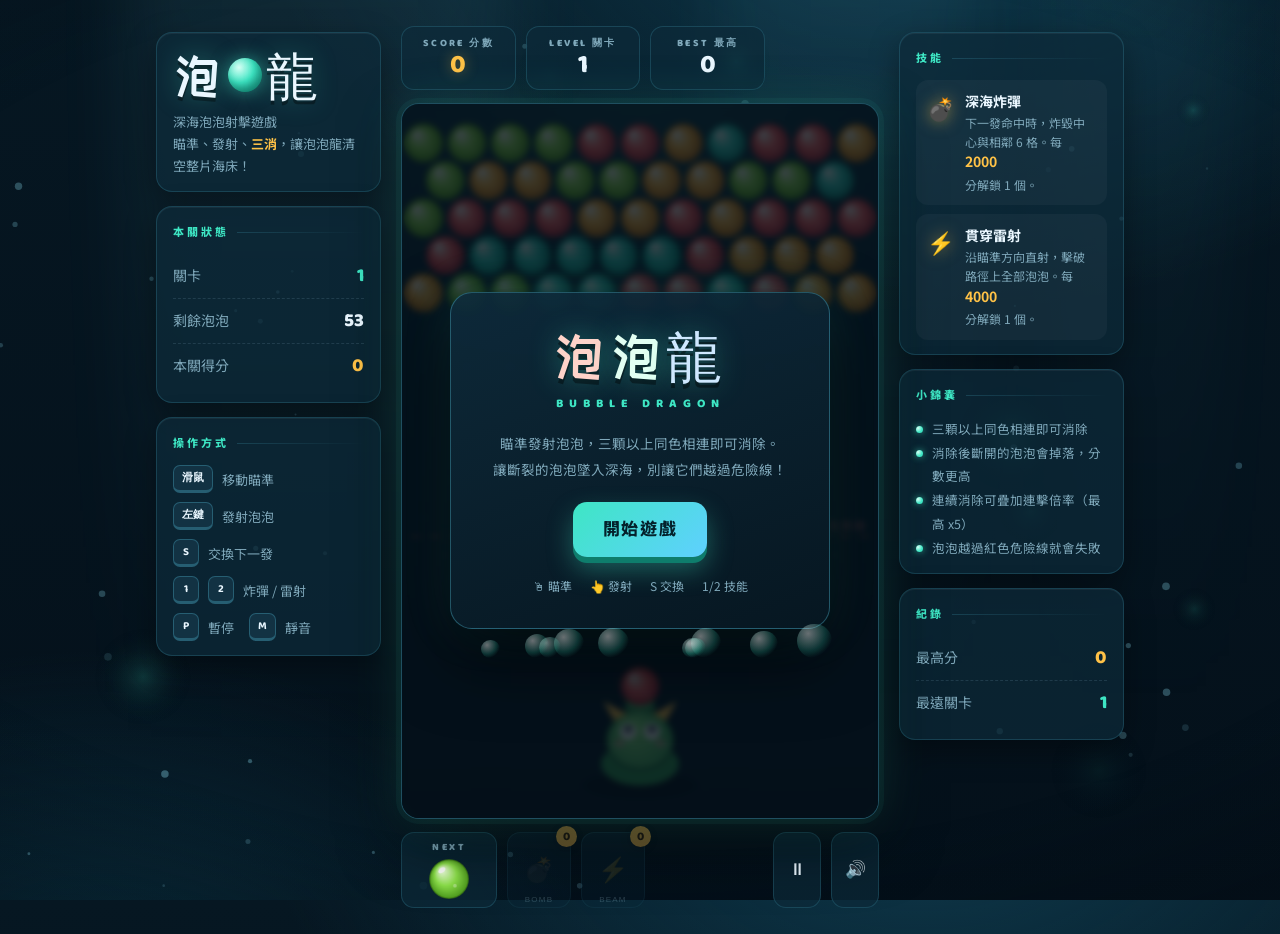
<file: PuzzleBubble/PuzzleBubble.html>
<!DOCTYPE html>
<html lang="zh-Hant">
<head>
<meta charset="UTF-8">
<meta name="viewport" content="width=device-width, initial-scale=1.0">
<title>泡泡龍 · Bubble Dragon</title>
<link rel="preconnect" href="https://fonts.googleapis.com">
<link rel="preconnect" href="https://fonts.gstatic.com" crossorigin>
<link href="https://fonts.googleapis.com/css2?family=ZCOOL+KuaiLe&family=Baloo+2:wght@600;800&family=Noto+Sans+TC:wght@400;500;700;900&display=swap" rel="stylesheet">
<style>
:root{
  --bg0:#04101a; --bg1:#0a2433;
  --panel:rgba(13,42,58,.72); --edge:rgba(96,224,255,.16);
  --ink:#eaf7ff; --dim:#7fa8ba;
  --aqua:#3ee6c4; --coral:#ff6b6b; --gold:#ffc247; --sky:#4da6ff;
}
*{box-sizing:border-box; margin:0; padding:0}
html,body{height:100%}
body{
  font-family:'Noto Sans TC',sans-serif; color:var(--ink); overflow-x:hidden;
  background:
    radial-gradient(1100px 700px at 72% -12%, #0e3a4d 0%, transparent 60%),
    radial-gradient(900px 650px at 8% 112%, #0a2f3f 0%, transparent 55%),
    linear-gradient(180deg,#061722 0%,#04101a 100%);
}
#bg{position:fixed; inset:0; z-index:0}
.rays{position:fixed; inset:0; z-index:1; pointer-events:none; overflow:hidden}
.rays i{position:absolute; top:-22%; width:30vw; height:150vh; filter:blur(34px);
  background:linear-gradient(180deg,rgba(120,230,255,.10),transparent 70%);
  transform-origin:top center; animation:sway 12s ease-in-out infinite alternate}
.rays i:nth-child(1){left:10%}
.rays i:nth-child(2){left:56%; width:20vw; opacity:.7; animation-duration:15s; animation-delay:-6s}
.rays i:nth-child(3){left:82%; width:14vw; opacity:.5; animation-duration:9s; animation-delay:-3s}
@keyframes sway{from{transform:rotate(9deg)}to{transform:rotate(-9deg)}}
.vignette{position:fixed; inset:0; z-index:1; pointer-events:none;
  background:radial-gradient(120% 90% at 50% 45%, transparent 55%, rgba(2,8,14,.55) 100%)}

.stage{position:relative; z-index:2; display:flex; gap:20px; justify-content:center;
  align-items:flex-start; padding:26px 16px; min-height:100vh}

/* ---------- 側欄 ---------- */
.side{width:225px; display:flex; flex-direction:column; gap:14px; padding-top:6px}
.card{background:var(--panel); border:1px solid var(--edge); border-radius:16px;
  padding:16px 16px 14px; box-shadow:0 10px 30px rgba(0,0,0,.35), inset 0 1px 0 rgba(255,255,255,.05);
  transition:transform .25s, box-shadow .25s}
.card:hover{transform:translateY(-3px); box-shadow:0 16px 36px rgba(0,0,0,.45), 0 0 24px rgba(62,230,196,.08), inset 0 1px 0 rgba(255,255,255,.06)}
.card h3{font:800 11px 'Baloo 2','Noto Sans TC'; letter-spacing:.28em; color:var(--aqua);
  text-transform:uppercase; margin-bottom:12px; display:flex; align-items:center; gap:8px}
.card h3::after{content:''; flex:1; height:1px; background:linear-gradient(90deg,var(--edge),transparent)}

.logo{font-family:'ZCOOL KuaiLe'; font-size:52px; line-height:1; letter-spacing:.06em;
  display:flex; align-items:center; gap:4px;
  text-shadow:0 4px 0 rgba(0,0,0,.35), 0 0 26px rgba(62,230,196,.35)}
.logo .bub{width:34px; height:34px; border-radius:50%; flex:none;
  background:radial-gradient(circle at 32% 28%, #d6fff4, var(--aqua) 45%, #0e8f7e 100%);
  box-shadow:0 0 18px rgba(62,230,196,.55), inset -3px -5px 8px rgba(0,60,50,.4);
  animation:bob 2.6s ease-in-out infinite}
@keyframes bob{0%,100%{transform:translateY(0) scale(1)}50%{transform:translateY(-7px) scale(1.05)}}
.tag{color:var(--dim); font-size:13px; margin-top:10px; line-height:1.7}
.tag b{color:var(--gold); font-weight:700}

.stat-row{display:flex; justify-content:space-between; align-items:baseline; padding:7px 0;
  border-bottom:1px dashed rgba(127,168,186,.18); font-size:14px}
.stat-row:last-child{border:none}
.stat-row span{color:var(--dim)}
.stat-row b{font:800 19px 'Baloo 2'; color:var(--ink)}
.stat-row b.aq{color:var(--aqua)} .stat-row b.gd{color:var(--gold)}

.keys{display:flex; flex-direction:column; gap:9px; font-size:13px; color:var(--dim)}
.keys div{display:flex; align-items:center; gap:9px}
kbd{font:700 11px 'Baloo 2'; background:#123243; border:1px solid rgba(96,224,255,.25);
  border-bottom-width:3px; border-radius:7px; padding:3px 8px; color:var(--ink); min-width:26px; text-align:center}

.skill{display:flex; gap:11px; align-items:flex-start; padding:10px; border-radius:12px;
  background:rgba(255,255,255,.035); border:1px solid transparent; margin-bottom:9px; transition:.2s}
.skill:last-child{margin-bottom:0}
.skill:hover{border-color:var(--edge); background:rgba(96,224,255,.06); transform:translateX(3px)}
.skill .ic{font-size:22px; filter:drop-shadow(0 0 8px rgba(255,194,71,.5))}
.skill b{display:block; font-size:14px; margin-bottom:3px}
.skill p{font-size:12px; color:var(--dim); line-height:1.55}
.tips{font-size:12.5px; color:var(--dim); line-height:1.9}
.tips li{list-style:none; padding-left:16px; position:relative}
.tips li::before{content:''; position:absolute; left:0; top:9px; width:7px; height:7px; border-radius:50%;
  background:radial-gradient(circle at 30% 30%, #d6fff4, var(--aqua) 60%); box-shadow:0 0 7px rgba(62,230,196,.7)}

/* ---------- 機台 ---------- */
.cabinet{display:flex; flex-direction:column; gap:13px; width:478px; max-width:96vw}
.hud{display:flex; align-items:stretch; gap:10px}
.hud .box{flex:1; background:var(--panel); border:1px solid var(--edge); border-radius:13px;
  padding:8px 14px; text-align:center; position:relative; overflow:hidden}
.hud .box small{display:block; font:800 10px 'Baloo 2'; letter-spacing:.24em; color:var(--dim); text-transform:uppercase}
.hud .box b{font:800 26px/1.15 'Baloo 2'; color:var(--ink)}
.hud .box.score b{color:var(--gold); text-shadow:0 0 14px rgba(255,194,71,.4)}
.hud .box b.bump{animation:bump .3s}
@keyframes bump{40%{transform:scale(1.22)}}
.combo{min-width:104px; display:flex; flex-direction:column; justify-content:center; align-items:center;
  background:linear-gradient(135deg,#3ee6c4,#4da6ff); color:#04222c; border:none;
  font:800 17px 'Baloo 2','Noto Sans TC'; border-radius:13px; padding:8px 12px;
  box-shadow:0 0 22px rgba(62,230,196,.4)}
.combo small{font-size:9px; letter-spacing:.3em}
.combo.hide{opacity:0; transform:scale(.6); pointer-events:none}
.combo{transition:opacity .25s, transform .25s}
.combo.pop{animation:cpop .35s}
@keyframes cpop{45%{transform:scale(1.25) rotate(-3deg)}}

.screen{position:relative; border-radius:18px; overflow:hidden; border:1px solid rgba(96,224,255,.28);
  box-shadow:0 0 0 5px rgba(62,230,196,.05), 0 0 46px rgba(62,230,196,.16), 0 24px 60px rgba(0,0,0,.5), inset 0 0 60px rgba(4,20,30,.6);
  background:#051622}
.screen.danger{animation:dang 1s ease-in-out infinite}
@keyframes dang{50%{box-shadow:0 0 0 5px rgba(255,107,107,.12), 0 0 46px rgba(255,107,107,.35), 0 24px 60px rgba(0,0,0,.5), inset 0 0 60px rgba(60,10,10,.5)}}
#game{display:block; width:100%; height:auto; cursor:crosshair; touch-action:none}

/* 覆蓋層 */
.overlay{position:absolute; inset:0; display:flex; align-items:center; justify-content:center;
  background:rgba(4,15,24,.78); backdrop-filter:blur(3px);
  opacity:0; pointer-events:none; transition:opacity .3s}
.overlay.show{opacity:1; pointer-events:auto}
.ov-card{position:relative; text-align:center; padding:34px 42px; max-width:86%;
  background:linear-gradient(160deg, rgba(14,44,60,.92), rgba(7,24,34,.94));
  border:1px solid rgba(96,224,255,.3); border-radius:22px;
  box-shadow:0 30px 70px rgba(0,0,0,.6), 0 0 50px rgba(62,230,196,.12);
  animation:ovin .45s cubic-bezier(.2,1.4,.4,1)}
@keyframes ovin{from{transform:scale(.7) translateY(24px); opacity:0}}
.ov-title{font-family:'ZCOOL KuaiLe'; font-size:56px; line-height:1.05; letter-spacing:.08em;
  text-shadow:0 5px 0 rgba(0,0,0,.4), 0 0 30px rgba(62,230,196,.45)}
.ov-title .t1{color:#ffd3c9}.ov-title .t2{color:#e2fff2}.ov-title .t3{color:#cfe8ff}
.ov-sub{font:800 12px 'Baloo 2'; letter-spacing:.5em; color:var(--aqua); margin:8px 0 18px; text-transform:uppercase}
.ov-desc{font-size:13.5px; color:var(--dim); line-height:1.9; margin-bottom:20px}
.ov-stats{display:flex; gap:10px; justify-content:center; margin-bottom:22px; flex-wrap:wrap}
.ov-stats div{background:rgba(255,255,255,.05); border:1px solid var(--edge); border-radius:12px; padding:9px 16px}
.ov-stats small{display:block; font-size:10px; letter-spacing:.2em; color:var(--dim)}
.ov-stats b{font:800 22px 'Baloo 2'; color:var(--gold)}
.newrec{display:inline-block; font:800 13px 'Baloo 2','Noto Sans TC'; background:linear-gradient(135deg,var(--gold),#ff8a3d);
  color:#3a1c00; border-radius:20px; padding:5px 14px; margin-bottom:14px; animation:cpop .5s; box-shadow:0 0 20px rgba(255,194,71,.5)}
.btnrow{display:flex; gap:12px; justify-content:center; flex-wrap:wrap}
.btn{font:800 17px 'Baloo 2','Noto Sans TC'; letter-spacing:.1em; border:none; cursor:pointer;
  padding:13px 30px; border-radius:14px; color:#04222c;
  background:linear-gradient(135deg,var(--aqua),#5fd0ff);
  box-shadow:0 6px 0 #0e7d6c, 0 12px 26px rgba(62,230,196,.35);
  transition:transform .15s, box-shadow .15s}
.btn:hover{transform:translateY(-3px); box-shadow:0 9px 0 #0e7d6c, 0 18px 34px rgba(62,230,196,.5)}
.btn:active{transform:translateY(2px); box-shadow:0 3px 0 #0e7d6c}
.btn.alt{background:linear-gradient(135deg,#31485a,#22384a); color:var(--ink); box-shadow:0 6px 0 #101d28, 0 12px 26px rgba(0,0,0,.4)}
.btn.alt:hover{box-shadow:0 9px 0 #101d28, 0 18px 34px rgba(0,0,0,.5)}
.mini-hints{display:flex; gap:18px; justify-content:center; margin-top:20px; font-size:12px; color:var(--dim)}
.mini-hints span{display:flex; gap:6px; align-items:center}
.float-bub{position:absolute; border-radius:50%; pointer-events:none; opacity:.5;
  background:radial-gradient(circle at 32% 28%, rgba(255,255,255,.8), rgba(62,230,196,.35) 50%, transparent 72%);
  animation:fup linear infinite}
@keyframes fup{from{transform:translateY(40px) scale(.7); opacity:0} 15%{opacity:.55} to{transform:translateY(-190px) scale(1.15); opacity:0}}

/* 底部操作列 */
.dock{display:flex; gap:10px; align-items:stretch}
.nextbox{width:96px; background:var(--panel); border:1px solid var(--edge); border-radius:13px;
  display:flex; flex-direction:column; align-items:center; justify-content:center; gap:2px;
  cursor:pointer; transition:.2s; padding:6px 4px}
.nextbox:hover{border-color:var(--aqua); box-shadow:0 0 16px rgba(62,230,196,.25); transform:translateY(-2px)}
.nextbox small{font:800 10px 'Baloo 2'; letter-spacing:.25em; color:var(--dim)}
.nextbox canvas{width:44px; height:44px}
.pw{position:relative; width:64px; background:var(--panel); border:1px solid var(--edge); border-radius:13px;
  cursor:pointer; font-size:24px; display:flex; align-items:center; justify-content:center; transition:.2s}
.pw:hover:not(:disabled){transform:translateY(-3px); border-color:var(--gold); box-shadow:0 0 18px rgba(255,194,71,.3)}
.pw:disabled{opacity:.32; cursor:not-allowed}
.pw .cnt{position:absolute; top:-7px; right:-7px; font:800 12px 'Baloo 2'; background:var(--gold); color:#3a1c00;
  border-radius:50%; width:21px; height:21px; display:flex; align-items:center; justify-content:center; box-shadow:0 2px 8px rgba(0,0,0,.4)}
.pw.ready{border-color:var(--gold); box-shadow:0 0 0 2px rgba(255,194,71,.5), 0 0 22px rgba(255,194,71,.45); animation:cpop .4s}
.pw small{position:absolute; bottom:3px; font-size:8px; letter-spacing:.15em; color:var(--dim)}
.ghost{width:48px; background:var(--panel); border:1px solid var(--edge); border-radius:13px; color:var(--ink);
  font-size:17px; cursor:pointer; transition:.2s}
.ghost:hover{border-color:var(--aqua); transform:translateY(-3px)}

@media (max-width:1120px){ .side{display:none} }
@media (max-width:520px){
  .cabinet{width:100%}
  .hud .box b{font-size:20px} .combo{min-width:80px; font-size:14px}
  .pw{width:56px} .ov-title{font-size:42px}
}
</style>
</head>
<body>
<canvas id="bg"></canvas>
<div class="rays"><i></i><i></i><i></i></div>
<div class="vignette"></div>

<div class="stage">
  <!-- 左欄 -->
  <aside class="side">
    <div class="card">
      <div class="logo">泡<span class="bub"></span>龍</div>
      <p class="tag">深海泡泡射擊遊戲<br>瞄準、發射、<b>三消</b>，讓泡泡龍清空整片海床！</p>
    </div>
    <div class="card">
      <h3>本關狀態</h3>
      <div class="stat-row"><span>關卡</span><b class="aq" id="stLevel">1</b></div>
      <div class="stat-row"><span>剩餘泡泡</span><b id="stLeft">—</b></div>
      <div class="stat-row"><span>本關得分</span><b class="gd" id="stLvScore">0</b></div>
    </div>
    <div class="card">
      <h3>操作方式</h3>
      <div class="keys">
        <div><kbd>滑鼠</kbd> 移動瞄準</div>
        <div><kbd>左鍵</kbd> 發射泡泡</div>
        <div><kbd>S</kbd> 交換下一發</div>
        <div><kbd>1</kbd><kbd>2</kbd> 炸彈 / 雷射</div>
        <div><kbd>P</kbd> 暫停 &nbsp;<kbd>M</kbd> 靜音</div>
      </div>
    </div>
  </aside>

  <!-- 機台 -->
  <main class="cabinet">
    <div class="hud">
      <div class="box score"><small>Score 分數</small><b id="hScore">0</b></div>
      <div class="box"><small>Level 關卡</small><b id="hLevel">1</b></div>
      <div class="box"><small>Best 最高</small><b id="hBest">0</b></div>
      <div class="combo hide" id="combo"><small>COMBO</small><span id="comboN">x2</span></div>
    </div>
    <div class="screen" id="screen">
      <canvas id="game"></canvas>
      <div class="overlay" id="overlay"></div>
    </div>
    <div class="dock">
      <div class="nextbox" id="nextBox" title="點擊交換 (S)">
        <small>NEXT</small><canvas id="nextCv" width="88" height="88"></canvas>
      </div>
      <button class="pw" id="bombBtn" title="炸彈：炸掉中心與相鄰 6 格 (1)">💣<span class="cnt" id="bombCnt">0</span><small>BOMB</small></button>
      <button class="pw" id="laserBtn" title="雷射：直線貫穿所有泡泡 (2)">⚡<span class="cnt" id="laserCnt">0</span><small>BEAM</small></button>
      <span style="flex:1"></span>
      <button class="ghost" id="pauseBtn" title="暫停 (P)">⏸</button>
      <button class="ghost" id="soundBtn" title="靜音 (M)">🔊</button>
    </div>
  </main>

  <!-- 右欄 -->
  <aside class="side">
    <div class="card">
      <h3>技能</h3>
      <div class="skill"><span class="ic">💣</span><div><b>深海炸彈</b><p>下一發命中時，炸毀中心與相鄰 6 格。每 <b style="color:var(--gold)">2000</b> 分解鎖 1 個。</p></div></div>
      <div class="skill"><span class="ic">⚡</span><div><b>貫穿雷射</b><p>沿瞄準方向直射，擊破路徑上全部泡泡。每 <b style="color:var(--gold)">4000</b> 分解鎖 1 個。</p></div></div>
    </div>
    <div class="card">
      <h3>小錦囊</h3>
      <ul class="tips">
        <li>三顆以上同色相連即可消除</li>
        <li>消除後斷開的泡泡會掉落，分數更高</li>
        <li>連續消除可疊加連擊倍率（最高 x5）</li>
        <li>泡泡越過紅色危險線就會失敗</li>
      </ul>
    </div>
    <div class="card">
      <h3>紀錄</h3>
      <div class="stat-row"><span>最高分</span><b class="gd" id="rBest">0</b></div>
      <div class="stat-row"><span>最遠關卡</span><b class="aq" id="rLevel">1</b></div>
    </div>
  </aside>
</div>

<script>
'use strict';
/* ================= 基礎 ================= */
const cv = document.getElementById('game'), ctx = cv.getContext('2d');
const W=440, H=660, SC=2;
cv.width = W*SC; cv.height = H*SC;

const S=40, R=20, COLS=11, ROW_H=S*Math.sqrt(3)/2, TOP=16;
const DANGER_ROW=11, DANGER_Y=TOP+(DANGER_ROW-0.5)*ROW_H+R;
const SHOOT_Y=H-78, MOUTH=46, SPEED=13;

const COLORS=[
  {base:'#ff5e5e',hi:'#ffd6cd',lo:'#a82333'},
  {base:'#ffb43a',hi:'#ffeec2',lo:'#b96a10'},
  {base:'#8ce04a',hi:'#e6ffd0',lo:'#4c9a1c'},
  {base:'#31d8c2',hi:'#ccfff4',lo:'#0d8a78'},
  {base:'#4aa8ff',hi:'#d3ecff',lo:'#1a5cb5'},
  {base:'#e06bff',hi:'#f6d9ff',lo:'#8a2bc0'},
];

/* ================= 音效 ================= */
let ac=null, master=null, muted=false;
function audio(){ if(!ac){ ac=new (window.AudioContext||window.webkitAudioContext)();
  master=ac.createGain(); master.gain.value=.5; master.connect(ac.destination);} 
  if(ac.state==='suspended') ac.resume(); return ac; }
function beep(f,d,type='sine',v=.3,slide=0){
  if(muted) return; try{ const a=audio(), o=a.createOscillator(), g=a.createGain();
  o.type=type; o.frequency.setValueAtTime(f,a.currentTime);
  if(slide) o.frequency.exponentialRampToValueAtTime(Math.max(30,f+slide),a.currentTime+d);
  g.gain.setValueAtTime(v,a.currentTime); g.gain.exponentialRampToValueAtTime(.001,a.currentTime+d);
  o.connect(g); g.connect(master); o.start(); o.stop(a.currentTime+d);}catch(e){} }
function noise(d,v,fq=1200){
  if(muted) return; try{ const a=audio(), n=a.sampleRate*d, b=a.createBuffer(1,n,a.sampleRate),
  dta=b.getChannelData(0); for(let i=0;i<n;i++) dta[i]=(Math.random()*2-1)*(1-i/n);
  const s=a.createBufferSource(); s.buffer=b; const f=a.createBiquadFilter();
  f.type='bandpass'; f.frequency.value=fq; f.Q.value=1.2;
  const g=a.createGain(); g.gain.value=v; s.connect(f); f.connect(g); g.connect(master); s.start();}catch(e){} }
const sfx={
  launch:()=>beep(280,.12,'square',.18,220),
  bounce:()=>beep(130,.08,'triangle',.22,-40),
  pop:c=>{ noise(.09,.3,900+c*60); beep(480+c*70,.1,'square',.2,320); },
  drop:()=>beep(360,.3,'sine',.25,-240),
  combo:c=>{ [523,659,784,1047].slice(0,Math.min(4,c+1)).forEach((f,i)=>setTimeout(()=>beep(f,.14,'triangle',.25),i*70)); },
  win:()=>[523,659,784,1047,1319].forEach((f,i)=>setTimeout(()=>beep(f,.22,'triangle',.3),i*110)),
  lose:()=>[392,311,247,175].forEach((f,i)=>setTimeout(()=>beep(f,.3,'sawtooth',.18),i*160)),
  swap:()=>beep(700,.06,'triangle',.2),
  power:()=>beep(880,.22,'sine',.25,520),
  ui:()=>beep(520,.07,'sine',.15),
};

/* ================= 狀態 ================= */
let grid=[], state='menu', level=1, score=0, levelScore=0, best=0, bestLevel=1;
let cur=0, nxt=0, shot=null, pendingPower='normal';
let combo=0, maxCombo=0, bombs=0, lasers=0;
let fallers=[], parts=[], texts=[], sparks=[], shakeT=0, shakeMag=0;
let aimA=-Math.PI/2, t0=performance.now(), lastTs=0;
try{ best=+localStorage.getItem('bbd_best')||0; bestLevel=+localStorage.getItem('bbd_lv')||1; }catch(e){}

const $=id=>document.getElementById(id);
const el={score:$('hScore'),level:$('hLevel'),best:$('hBest'),combo:$('combo'),comboN:$('comboN'),
  stLevel:$('stLevel'),stLeft:$('stLeft'),stLv:$('stLvScore'),rBest:$('rBest'),rLevel:$('rLevel'),
  bombCnt:$('bombCnt'),laserCnt:$('laserCnt'),bombBtn:$('bombBtn'),laserBtn:$('laserBtn'),
  overlay:$('overlay'),screen:$('screen'),nextCv:$('nextCv'),nextBox:$('nextBox')};

/* ================= 泡泡貼圖 ================= */
function makeSprite(c){
  const cv2=document.createElement('canvas'); cv2.width=cv2.height=S*2;
  const g=cv2.getContext('2d'), cx=40, cy=40, r=36;
  const gr=g.createRadialGradient(cx-r*.35,cy-r*.45,r*.12,cx,cy,r);
  gr.addColorStop(0,c.hi); gr.addColorStop(.5,c.base); gr.addColorStop(1,c.lo);
  g.fillStyle=gr; g.beginPath(); g.arc(cx,cy,r,0,7); g.fill();
  g.strokeStyle='rgba(0,0,0,.22)'; g.lineWidth=2; g.beginPath(); g.arc(cx,cy,r-1,0,7); g.stroke();
  g.fillStyle='rgba(255,255,255,.9)';
  g.beginPath(); g.ellipse(cx-r*.36,cy-r*.44,r*.2,r*.12,-.6,0,7); g.fill();
  g.fillStyle='rgba(255,255,255,.3)';
  g.beginPath(); g.arc(cx+r*.3,cy+r*.34,r*.09,0,7); g.fill();
  return cv2;
}
const sprites=COLORS.map(makeSprite);
const bombSpr=(()=>{const c=document.createElement('canvas');c.width=c.height=80;const g=c.getContext('2d');
  const gr=g.createRadialGradient(28,26,4,40,40,36);
  gr.addColorStop(0,'#5a6478');gr.addColorStop(.55,'#232a38');gr.addColorStop(1,'#0d1119');
  g.fillStyle=gr;g.beginPath();g.arc(40,40,36,0,7);g.fill();
  g.strokeStyle='rgba(255,194,71,.8)';g.lineWidth=3;g.beginPath();g.arc(40,40,36,0,7);g.stroke();
  g.strokeStyle='#ffc247';g.lineWidth=4;g.beginPath();g.moveTo(40,6);g.quadraticCurveTo(46,-2,52,2);g.stroke();
  g.fillStyle='#fff';g.beginPath();g.arc(53,1,3,0,7);g.fill();
  g.fillStyle='rgba(255,255,255,.5)';g.beginPath();g.ellipse(28,26,7,4,-.6,0,7);g.fill();return c;})();
const laserSpr=(()=>{const c=document.createElement('canvas');c.width=c.height=80;const g=c.getContext('2d');
  const gr=g.createRadialGradient(40,40,2,40,40,36);
  gr.addColorStop(0,'#ffffff');gr.addColorStop(.4,'#aef4ff');gr.addColorStop(1,'rgba(77,166,255,0)');
  g.fillStyle=gr;g.beginPath();g.arc(40,40,36,0,7);g.fill();
  g.strokeStyle='rgba(255,255,255,.9)';g.lineWidth=2;g.beginPath();g.arc(40,40,14,0,7);g.stroke();return c;})();

/* ================= 網格 ================= */
const inB=(r,c)=> r>=0 && c>=0 && c<(r%2?COLS-1:COLS);
function cellCenter(r,c){ return {x:(c+(r%2?.5:0))*S+R, y:TOP+r*ROW_H+R}; }
function neighbors(r,c){
  const d = r%2 ? [[0,-1],[0,1],[-1,0],[-1,1],[1,0],[1,1]]
                : [[0,-1],[0,1],[-1,-1],[-1,0],[1,-1],[1,0]];
  return d.map(([a,b])=>[r+a,c+b]).filter(([a,b])=>inB(a,b));
}
function totalBubbles(){ let n=0; for(const row of grid) for(const v of row) if(v!==-1) n++; return n; }
function activeCols(){ const s=new Set(); for(const row of grid) for(const v of row) if(v!==-1) s.add(v); return [...s]; }
function maxRow(){ let m=-1; for(let r=0;r<grid.length;r++) for(const v of grid[r]) if(v!==-1) m=Math.max(m,r); return m; }

function genLevel(lv){
  const nC=Math.min(3+lv,6), nR=Math.min(4+Math.ceil(lv/2),8);
  grid=[];
  for(let r=0;r<nR;r++){
    const row=[];
    for(let c=0;c<(r%2?COLS-1:COLS);c++)
      row.push((c>0&&Math.random()<.35)?row[c-1]:Math.floor(Math.random()*nC));
    grid.push(row);
  }
}
function pickBubbles(){
  const pool=activeCols().length?activeCols():[0,1,2];
  cur=pool[Math.floor(Math.random()*pool.length)];
  nxt=pool[Math.floor(Math.random()*pool.length)];
}

/* ================= 判定 ================= */
function flood(r,c,col){
  const seen=new Set([r+','+c]), out=[[r,c]], st=[[r,c]];
  while(st.length){ const [cr,cc]=st.pop();
    for(const [nr,nc] of neighbors(cr,cc)){ const k=nr+','+nc;
      if(seen.has(k)||!grid[nr]||grid[nr][nc]!==col) continue;
      seen.add(k); out.push([nr,nc]); st.push([nr,nc]); } }
  return out;
}
function findFloaters(){
  const seen=new Set(), st=[];
  if(grid[0]) for(let c=0;c<COLS;c++) if(grid[0][c]!==-1){ seen.add('0,'+c); st.push([0,c]); }
  while(st.length){ const [r,c]=st.pop();
    for(const [nr,nc] of neighbors(r,c)){ const k=nr+','+nc;
      if(seen.has(k)||!grid[nr]||grid[nr][nc]===-1) continue;
      seen.add(k); st.push([nr,nc]); } }
  const out=[];
  for(let r=0;r<grid.length;r++) for(let c=0;c<grid[r].length;c++)
    if(grid[r][c]!==-1 && !seen.has(r+','+c)) out.push([r,c]);
  return out;
}
function bestCell(x,y){
  let best=null,bd=1e18;
  for(let r=0;r<=grid.length;r++){
    const len=r%2?COLS-1:COLS;
    for(let c=0;c<len;c++){
      if(grid[r]&&grid[r][c]!==-1) continue;
      const p=cellCenter(r,c), d=(p.x-x)**2+(p.y-y)**2;
      if(d<bd){bd=d;best=[r,c];}
    }
  }
  return best;
}

/* ================= 特效 ================= */
function burst(x,y,col,n=10){
  for(let i=0;i<n;i++){ const a=Math.random()*7, sp=1+Math.random()*3.4;
    parts.push({x,y,vx:Math.cos(a)*sp,vy:Math.sin(a)*sp-1,life:1,
      col:Math.random()<.85?COLORS[col].base:'#ffffff',size:2+Math.random()*3.5}); }
}
function ftext(x,y,txt,col,size=18){
  texts.push({x,y,txt,col,size,life:1});
  if(texts.length>14) texts.shift();
}
function shake(m){ shakeMag=Math.max(shakeMag,m); shakeT=14; }

/* ================= 發射與解決 ================= */
function fire(){
  if(state!=='playing'||shot) return;
  audio();
  const type=pendingPower; pendingPower='normal'; syncDock();
  const mx=W/2+Math.cos(aimA)*MOUTH, my=SHOOT_Y+Math.sin(aimA)*MOUTH;
  shot={x:mx,y:my,dx:Math.cos(aimA),dy:Math.sin(aimA),col:cur,type,trail:[]};
  sfx.launch();
  if(type!=='normal'){ cur=nxt; nxt=poolPick(); drawNext(); }
}
function poolPick(){ const p=activeCols().length?activeCols():[0,1,2]; return p[Math.floor(Math.random()*p.length)]; }

function stepShot(){
  const sub=4, ds=SPEED/sub;
  for(let i=0;i<sub;i++){
    shot.x+=shot.dx*ds; shot.y+=shot.dy*ds;
    if(shot.x<R){shot.x=R; shot.dx=-shot.dx; sfx.bounce();}
    if(shot.x>W-R){shot.x=W-R; shot.dx=-shot.dx; sfx.bounce();}
    if(shot.type==='laser'){
      shot.trail.push([shot.x,shot.y]); if(shot.trail.length>16) shot.trail.shift();
      let hit=null;
      for(let r=0;r<grid.length;r++) for(let c=0;c<grid[r].length;c++){
        if(grid[r][c]===-1) continue;
        const p=cellCenter(r,c);
        if((p.x-shot.x)**2+(p.y-shot.y)**2 < (S*.8)**2){ hit=[r,c]; break; }
      }
      if(hit){ const p=cellCenter(hit[0],hit[1]);
        burst(p.x,p.y,grid[hit[0]][hit[1]]); grid[hit[0]][hit[1]]=-1; sfx.pop(combo); }
      if(shot.y<TOP-30){ resolveLaser(); return; }
    } else {
      if(shot.y-R*.9<=TOP){ snapShot(); return; }
      let hit=false;
      for(let r=0;r<grid.length;r++) for(let c=0;c<grid[r].length;c++){
        if(grid[r][c]===-1) continue;
        const p=cellCenter(r,c);
        if((p.x-shot.x)**2+(p.y-shot.y)**2 < (S*.8)**2){ hit=true; break; }
      }
      if(hit){ snapShot(); return; }
    }
  }
}
function snapShot(){
  const b=bestCell(shot.x,shot.y); if(!b) return;
  const [r,c]=b;
  grid[r]=grid[r]||Array(r%2?COLS-1:COLS).fill(-1);
  grid[r][c]=shot.col;
  const col=shot.col, p=cellCenter(r,c);
  let popped=0, drop=0, popScore=0;
  if(shot.type==='bomb'){
    const cells=[[r,c],...neighbors(r,c).filter(([a,b])=>grid[a][b]!==-1)];
    for(const [a,b] of cells){ const cc=grid[a][b]; if(cc===-1) continue;
      grid[a][b]=-1; const q=cellCenter(a,b); burst(q.x,q.y,cc,12); popped++; }
    popScore=popped*10;
    combo++; maxCombo=Math.max(maxCombo,combo);
    shake(6); sfx.pop(combo); sfx.power();
    ftext(p.x,p.y-14,'💥 +'+popScore*mult(),'#ffc247',20);
  } else {
    const cl=flood(r,c,col);
    if(cl.length>=3){
      for(const [a,b] of cl){ const q=cellCenter(a,b); burst(q.x,q.y,col); grid[a][b]=-1; }
      popped=cl.length;
      popScore=popped*10+Math.max(0,popped-3)*5;
      combo++; maxCombo=Math.max(maxCombo,combo);
      sfx.pop(combo); if(combo>=2) sfx.combo(combo);
      if(popped>=6) shake(5);
      ftext(p.x,p.y-14,'+'+popScore*mult(),COLORS[col].hi,18);
    } else { combo=0; beep(220,.06,'sine',.12); }
  }
  // 掉落
  const fl=findFloaters();
  if(fl.length){
    for(const [a,b] of fl){ const cc=grid[a][b], q=cellCenter(a,b);
      grid[a][b]=-1;
      fallers.push({x:q.x,y:q.y,col:cc,vy:-1-Math.random(),vx:(Math.random()-.5)*1.6});
      drop++; }
    sfx.drop(); shake(4);
    ftext(W/2,240,'掉落 +'+drop*20*mult(),'#ffc247',22);
  }
  addScore((popScore+drop*20)*mult());
  afterShot();
  shot=null;
}
function resolveLaser(){
  const n=shot.hitN||0;
  // 統計：以 trail 沿途已消的數量（簡化：以本發消除計分）
  const cnt=shot.popped;
  if(cnt>0){ combo++; maxCombo=Math.max(maxCombo,combo); addScore(cnt*15*mult());
    ftext(shot.x,80,'雷射 +'+cnt*15*mult(),'#aef4ff',20); sfx.combo(combo); }
  else combo=0;
  const fl=findFloaters();
  if(fl.length){ for(const [a,b] of fl){ const cc=grid[a][b], q=cellCenter(a,b);
      grid[a][b]=-1; fallers.push({x:q.x,y:q.y,col:cc,vy:-1,vx:(Math.random()-.5)*1.6}); }
    addScore(fl.length*20*mult()); sfx.drop(); }
  afterShot(); shot=null;
}
function mult(){ return Math.min(combo,5); }
function addScore(n){
  if(n<=0) return;
  score+=n; levelScore+=n;
  while(levelScore>=2000){ levelScore-=2000;
    if(bombs<3){bombs++; ftext(W/2,H-150,'獲得炸彈 💣','#ffc247',18); sfx.power();}
    else { score+=100; ftext(W/2,H-150,'+100','#ffc247',14);} }
  while(score>= (lasers*2+1)*4000){ if(lasers<2){lasers++; ftext(W/2,H-190,'獲得雷射 ⚡','#aef4ff',18); sfx.power();} }
  if(score>best){ best=score; try{localStorage.setItem('bbd_best',best);}catch(e){} }
  syncHUD();
}
function afterShot(){
  pickBubbles(); drawNext();
  if(totalBubbles()===0){
    state='clearing';
    const bonus=300+level*100;
    setTimeout(()=>{ score+=bonus;
      sfx.win(); showClear(bonus); syncHUD(); },700);
  } else if(maxRow()>=DANGER_ROW){
    state='dying'; shake(8); sfx.lose();
    setTimeout(showOver,900);
  }
  syncHUD();
}

/* ================= 流程 ================= */
function startGame(){
  score=0; level=1; levelScore=0; combo=0; maxCombo=0;
  bombs=1; lasers=0; pendingPower='normal'; shot=null;
  fallers=[]; parts=[]; texts=[]; sparks=[];
  genLevel(1); pickBubbles(); drawNext();
  state='playing'; hideOverlay(); syncHUD(); syncDock(); sfx.ui();
}
function nextLevel(){
  level++; levelScore=0; combo=0; maxCombo=0;
  if(level>bestLevel){ bestLevel=level; try{localStorage.setItem('bbd_lv',level);}catch(e){} }
  genLevel(level); pickBubbles(); drawNext();
  state='playing'; hideOverlay(); syncHUD(); sfx.ui();
}
function togglePause(){
  if(state==='playing'){ state='paused'; showPause(); }
  else if(state==='paused'){ state='playing'; hideOverlay(); }
  sfx.ui();
}
function swap(){
  if(state!=='playing') return;
  [cur,nxt]=[nxt,cur]; drawNext(); sfx.swap();
}
function usePower(t){
  if(state!=='playing'||shot) return;
  if(t==='bomb'&&bombs>0){ bombs--; pendingPower='bomb'; sfx.power(); }
  else if(t==='laser'&&lasers>0){ lasers--; pendingPower='laser'; sfx.power(); }
  syncDock();
}

/* ================= 覆蓋層 ================= */
function bubField(n=8){
  let h='';
  for(let i=0;i<n;i++){ const s=10+Math.random()*26;
    h+=`<span class="float-bub" style="left:${5+Math.random()*90}%;bottom:-30px;width:${s}px;height:${s}px;animation-duration:${4+Math.random()*5}s;animation-delay:-${Math.random()*6}s"></span>`; }
  return h;
}
function showOverlay(html){ el.overlay.innerHTML=html; el.overlay.classList.add('show'); }
function hideOverlay(){ el.overlay.classList.remove('show'); }
function showStart(){
  showOverlay(`<div class="ov-card">${bubField(10)}
    <div class="ov-title"><span class="t1">泡</span><span class="t2">泡</span><span class="t3">龍</span></div>
    <div class="ov-sub">Bubble Dragon</div>
    <p class="ov-desc">瞄準發射泡泡，三顆以上同色相連即可消除。<br>讓斷裂的泡泡墜入深海，別讓它們越過危險線！</p>
    <div class="btnrow"><button class="btn" id="ovStart">開始遊戲</button></div>
    <div class="mini-hints"><span>🖱 瞄準</span><span>👆 發射</span><span>S 交換</span><span>1/2 技能</span></div>
  </div>`);
  $('ovStart').onclick=()=>{ audio(); startGame(); };
}
function showPause(){
  showOverlay(`<div class="ov-card">${bubField(5)}
    <div class="ov-title" style="font-size:44px"><span class="t2">暫停中</span></div>
    <div class="ov-sub">Paused</div>
    <div class="btnrow"><button class="btn" id="ovGo">繼續遊戲</button>
    <button class="btn alt" id="ovRe">重新開始</button></div></div>`);
  $('ovGo').onclick=togglePause; $('ovRe').onclick=startGame;
}
function showClear(bonus){
  state='clear';
  showOverlay(`<div class="ov-card">${bubField(9)}
    <div class="ov-title"><span class="t2">清空成功</span></div>
    <div class="ov-sub">Level ${level} Clear</div>
    <div class="ov-stats">
      <div><small>總分</small><b>${score}</b></div>
      <div><small>最高連擊</small><b>x${maxCombo||1}</b></div>
      <div><small>清空獎勵</small><b>+${bonus}</b></div>
    </div>
    <div class="btnrow"><button class="btn" id="ovNext">下一關 →</button></div></div>`);
  $('ovNext').onclick=nextLevel;
}
function showOver(){
  state='over';
  const rec = score>=best && score>0;
  showOverlay(`<div class="ov-card">${bubField(6)}
    <div class="ov-title" style="font-size:46px"><span class="t1">遊戲結束</span></div>
    <div class="ov-sub">Game Over</div>
    ${rec?`<div class="newrec">🏆 新紀錄！</div><br>`:''}
    <div class="ov-stats">
      <div><small>最終分數</small><b>${score}</b></div>
      <div><small>抵達關卡</small><b>${level}</b></div>
      <div><small>歷史最高</small><b>${best}</b></div>
    </div>
    <div class="btnrow"><button class="btn" id="ovRe">再玩一次</button></div></div>`);
  $('ovRe').onclick=startGame; syncHUD();
}

/* ================= HUD ================= */
function syncHUD(){
  const set=(e,v)=>{ if(e.textContent!=String(v)){ e.textContent=v;
    e.classList.remove('bump'); void e.offsetWidth; e.classList.add('bump'); } };
  set(el.score,score); set(el.level,level); set(el.best,best);
  set(el.stLevel,level); set(el.stLeft,totalBubbles()); set(el.stLv,levelScore);
  set(el.rBest,best); set(el.rLevel,bestLevel);
  set(el.bombCnt,bombs); set(el.laserCnt,lasers);
  if(combo>=2){ el.combo.classList.remove('hide'); el.comboN.textContent='x'+Math.min(combo,5);
    el.combo.classList.remove('pop'); void el.combo.offsetWidth; el.combo.classList.add('pop'); }
  else el.combo.classList.add('hide');
  el.screen.classList.toggle('danger', state==='playing'&&maxRow()>=9);
}
function syncDock(){
  el.bombBtn.disabled = bombs===0 || pendingPower==='bomb';
  el.laserBtn.disabled = lasers===0 || pendingPower==='laser';
  el.bombBtn.classList.toggle('ready',pendingPower==='bomb');
  el.laserBtn.classList.toggle('ready',pendingPower==='laser');
}
function drawNext(){
  const g=el.nextCv.getContext('2d'); g.clearRect(0,0,88,88);
  g.drawImage(sprites[nxt],0,0,88,88);
}

/* ================= 渲染 ================= */
function drawFieldBg(){
  const g=ctx.createLinearGradient(0,0,0,H);
  g.addColorStop(0,'#0b2c3e'); g.addColorStop(.55,'#07202e'); g.addColorStop(1,'#051622');
  ctx.fillStyle=g; ctx.fillRect(0,0,W,H);
  const rg=ctx.createRadialGradient(W/2,-60,20,W/2,-60,420);
  rg.addColorStop(0,'rgba(62,230,196,.14)'); rg.addColorStop(1,'transparent');
  ctx.fillStyle=rg; ctx.fillRect(0,0,W,300);
  ctx.fillStyle='rgba(120,220,255,.05)';
  for(let r=0;r<=11;r++) for(let c=0;c<(r%2?COLS-1:COLS);c++){
    const p=cellCenter(r,c); ctx.beginPath(); ctx.arc(p.x,p.y,2,0,7); ctx.fill(); }
}
function drawDanger(){
  const near = maxRow()>=9 && (state==='playing'||state==='dying');
  const pulse = near ? .35+.3*Math.sin((performance.now()-t0)/180) : .3;
  ctx.save(); ctx.setLineDash([10,8]); ctx.lineWidth=2;
  ctx.strokeStyle=`rgba(255,90,90,${pulse})`;
  ctx.shadowColor='rgba(255,90,90,.6)'; ctx.shadowBlur=near?12:4;
  ctx.beginPath(); ctx.moveTo(8,DANGER_Y); ctx.lineTo(W-8,DANGER_Y); ctx.stroke();
  ctx.restore();
  ctx.font='700 10px "Noto Sans TC"'; ctx.fillStyle='rgba(255,120,120,.55)';
  ctx.textAlign='right'; ctx.fillText('危 險 線',W-12,DANGER_Y-6);
}
function drawGrid(){
  for(let r=0;r<grid.length;r++) for(let c=0;c<grid[r].length;c++){
    if(grid[r][c]===-1) continue;
    const p=cellCenter(r,c);
    ctx.drawImage(sprites[grid[r][c]],p.x-R,p.y-R,S,S);
  }
}
function drawAim(){
  if(state!=='playing'||shot) return;
  let x=W/2+Math.cos(aimA)*MOUTH, y=SHOOT_Y+Math.sin(aimA)*MOUTH;
  let dx=Math.cos(aimA), dy=Math.sin(aimA);
  const pts=[]; let stop=null;
  for(let i=0;i<260;i++){
    x+=dx*5; y+=dy*5;
    if(x<R){x=R;dx=-dx;} if(x>W-R){x=W-R;dx=-dx;}
    if(y<TOP+R){ stop=[x,y]; break; }
    let hit=false;
    for(let r=0;r<grid.length;r++) for(let c=0;c<grid[r].length;c++){
      if(grid[r][c]===-1) continue;
      const p=cellCenter(r,c);
      if((p.x-x)**2+(p.y-y)**2<(S*.8)**2){ hit=true; break; }
    }
    if(hit){ stop=[x,y]; break; }
    if(i%3===0) pts.push([x,y]);
  }
  pts.forEach(([px,py],i)=>{
    ctx.globalAlpha=.5*(1-i/pts.length)+.08;
    ctx.fillStyle='#bfefff'; ctx.beginPath(); ctx.arc(px,py,3,0,7); ctx.fill();
  });
  ctx.globalAlpha=1;
  if(stop){
    const b=bestCell(stop[0],stop[1]);
    if(b){ const p=cellCenter(b[0],b[1]);
      const pl=.5+.3*Math.sin((performance.now()-t0)/220);
      ctx.strokeStyle= pendingPower==='bomb' ? `rgba(255,194,71,${pl})`
        : pendingPower==='laser' ? `rgba(174,244,255,${pl})`
        : `rgba(255,255,255,${pl})`;
      ctx.lineWidth=2; ctx.setLineDash([6,6]);
      ctx.beginPath(); ctx.arc(p.x,p.y,R-5,0,7); ctx.stroke(); ctx.setLineDash([]); }
  }
}
function drawShot(){
  if(!shot) return;
  if(shot.type==='laser'){
    ctx.save(); ctx.lineCap='round';
    shot.trail.forEach(([x,y],i)=>{
      ctx.strokeStyle=`rgba(174,244,255,${i/shot.trail.length*.8})`;
      ctx.lineWidth=6*i/shot.trail.length;
      if(i) ctx.beginPath(), ctx.moveTo(shot.trail[i-1][0],shot.trail[i-1][1]), ctx.lineTo(x,y), ctx.stroke();
    });
    ctx.restore();
    ctx.drawImage(laserSpr,shot.x-R,shot.y-R,S,S);
  } else
    ctx.drawImage(shot.type==='bomb'?bombSpr:sprites[shot.col],shot.x-R,shot.y-R,S,S);
}
function drawShooter(){
  const t=(performance.now()-t0)/1000;
  const bob=Math.sin(t*2)*2.5, x=W/2, y=SHOOT_Y+bob;
  // 平台
  ctx.fillStyle='rgba(0,0,0,.35)';
  ctx.beginPath(); ctx.ellipse(x,y+46,52,12,0,0,7); ctx.fill();
  ctx.save(); ctx.translate(x,y);
  // 旋轉炮管
  ctx.save(); ctx.rotate(aimA+Math.PI/2);
  const bg=ctx.createLinearGradient(-14,0,14,0);
  bg.addColorStop(0,'#2e8f4a'); bg.addColorStop(.5,'#5fd06b'); bg.addColorStop(1,'#2e8f4a');
  ctx.fillStyle=bg;
  rr(ctx,-14,-46,28,40,10); ctx.fill();
  ctx.strokeStyle='rgba(0,40,20,.5)'; ctx.lineWidth=2; rr(ctx,-14,-46,28,40,10); ctx.stroke();
  ctx.restore();
  // 身體
  ctx.fillStyle='#2f9e52';
  ctx.beginPath(); ctx.ellipse(0,26,36,20,0,0,7); ctx.fill();
  // 頭
  const hg=ctx.createRadialGradient(-8,-8,4,0,4,34);
  hg.addColorStop(0,'#8ce87f'); hg.addColorStop(1,'#3aa85a');
  ctx.fillStyle=hg;
  ctx.beginPath(); ctx.ellipse(0,4,31,27,0,0,7); ctx.fill();
  ctx.strokeStyle='rgba(10,60,30,.55)'; ctx.lineWidth=2.5;
  ctx.beginPath(); ctx.ellipse(0,4,31,27,0,0,7); ctx.stroke();
  // 角
  ctx.fillStyle='#ffc247';
  tri(ctx,-24,-14,-34,-32,-12,-20); tri(ctx,24,-14,34,-32,12,-20);
  // 眼睛
  const px=Math.cos(aimA)*2.5, py=Math.sin(aimA)*2.5;
  for(const s of [-1,1]){
    ctx.fillStyle='#fff'; ctx.beginPath(); ctx.arc(11*s,-4,7.5,0,7); ctx.fill();
    ctx.fillStyle='#123'; ctx.beginPath(); ctx.arc(11*s+px,-4+py,3.4,0,7); ctx.fill();
    ctx.fillStyle='#fff'; ctx.beginPath(); ctx.arc(11*s+px-1,-5.5+py,1.2,0,7); ctx.fill();
  }
  // 腮紅
  ctx.fillStyle='rgba(255,150,170,.5)';
  for(const s of [-1,1]){ ctx.beginPath(); ctx.ellipse(19*s,7,5,3.4,0,0,7); ctx.fill(); }
  // 嘴裡泡泡
  ctx.save(); ctx.rotate(aimA+Math.PI/2);
  const spr = pendingPower==='bomb'?bombSpr : pendingPower==='laser'?laserSpr : sprites[cur];
  ctx.drawImage(spr,-R,-MOUTH-R,S,S);
  if(pendingPower!=='normal'){
    ctx.font='800 11px "Baloo 2"'; ctx.fillStyle='#ffc247'; ctx.textAlign='center';
    ctx.fillText(pendingPower==='bomb'?'BOMB':'BEAM',0,-MOUTH-30);
  }
  ctx.restore();
  ctx.restore();
}
function rr(c,x,y,w,h,r){ c.beginPath(); c.moveTo(x+r,y);
  c.arcTo(x+w,y,x+w,y+h,r); c.arcTo(x+w,y+h,x,y+h,r);
  c.arcTo(x,y+h,x,y,r); c.arcTo(x,y,x+w,y,r); c.closePath(); }
function tri(c,a,b,d,e,f,g){ c.beginPath(); c.moveTo(a,b); c.lineTo(d,e); c.lineTo(f,g); c.closePath(); c.fill(); }

function render(){
  ctx.setTransform(SC,0,0,SC,0,0);
  ctx.clearRect(0,0,W,H);
  let sx=0,sy=0;
  if(shakeT>0){ const k=shakeT/14; sx=(Math.random()*2-1)*shakeMag*k; sy=(Math.random()*2-1)*shakeMag*k; shakeT--; }
  else shakeMag=0;
  ctx.save(); ctx.translate(sx,sy);
  drawFieldBg(); drawDanger(); drawGrid(); drawAim(); drawShot();
  for(const f of fallers) ctx.drawImage(sprites[f.col],f.x-R,f.y-R,S,S);
  for(const p of parts){ ctx.globalAlpha=Math.max(0,p.life);
    ctx.fillStyle=p.col; ctx.beginPath(); ctx.arc(p.x,p.y,p.size*p.life,0,7); ctx.fill(); }
  ctx.globalAlpha=1;
  for(const t of texts){ ctx.globalAlpha=Math.max(0,t.life);
    ctx.font=`800 ${t.size}px "Baloo 2","Noto Sans TC"`; ctx.textAlign='center';
    ctx.fillStyle=t.col; ctx.shadowColor='rgba(0,0,0,.6)'; ctx.shadowBlur=6;
    ctx.fillText(t.txt,t.x,t.y); ctx.shadowBlur=0; }
  ctx.globalAlpha=1;
  drawShooter();
  ctx.restore();
}

/* ================= 更新 ================= */
function update(){
  if(state==='playing'||state==='clearing'||state==='dying'){
    if(shot) stepShot();
    for(const f of fallers){ f.vy+=.32; f.y+=f.vy; f.x+=f.vx; }
    fallers=fallers.filter(f=>f.y<H+50);
    for(const p of parts){ p.vy+=.12; p.x+=p.vx; p.y+=p.vy; p.life-=.03; }
    parts=parts.filter(p=>p.life>0);
    for(const t of texts){ t.y-=.7; t.life-=.016; }
    texts=texts.filter(t=>t.life>0);
    if(Math.random()<.05 && totalBubbles()>0){
      const cells=[];
      for(let r=0;r<grid.length;r++) for(let c=0;c<grid[r].length;c++) if(grid[r][c]!==-1) cells.push([r,c]);
      if(cells.length){ const [r,c]=cells[Math.floor(Math.random()*cells.length)];
        const p=cellCenter(r,c); sparks.push({x:p.x+(Math.random()-.5)*10,y:p.y+(Math.random()-.5)*10,life:1}); }
    }
    for(const s of sparks) s.life-=.06;
    sparks=sparks.filter(s=>s.life>0);
    for(const s of sparks){ ctx.save(); ctx.globalAlpha=s.life*.8;
      ctx.strokeStyle='#fff'; ctx.lineWidth=1.5;
      ctx.beginPath(); ctx.moveTo(s.x-4,s.y); ctx.lineTo(s.x+4,s.y);
      ctx.moveTo(s.x,s.y-4); ctx.lineTo(s.x,s.y+4); ctx.stroke(); ctx.restore(); }
  }
}

/* ================= 背景浮游生物 ================= */
const bgc=document.getElementById('bg'), bgx=bgc.getContext('2d');
let plank=[];
function sizeBg(){ bgc.width=innerWidth; bgc.height=innerHeight;
  plank=Array.from({length:Math.min(70,innerWidth/16)},()=>({
    x:Math.random()*bgc.width, y:Math.random()*bgc.height,
    r:1+Math.random()*3, sp:.15+Math.random()*.5, ph:Math.random()*7,
    a:.08+Math.random()*.25, big:Math.random()<.12 })); }
sizeBg(); addEventListener('resize',sizeBg);
function renderBg(ts){
  bgx.clearRect(0,0,bgc.width,bgc.height);
  for(const p of plank){
    p.y-=p.sp; p.x+=Math.sin(ts/1400+p.ph)*.25;
    if(p.y<-10){ p.y=bgc.height+10; p.x=Math.random()*bgc.width; }
    if(p.big){
      const g=bgx.createRadialGradient(p.x,p.y,0,p.x,p.y,p.r*14);
      g.addColorStop(0,`rgba(62,230,196,${p.a*.5})`); g.addColorStop(1,'transparent');
      bgx.fillStyle=g; bgx.beginPath(); bgx.arc(p.x,p.y,p.r*14,0,7); bgx.fill();
    } else {
      bgx.fillStyle=`rgba(150,235,255,${p.a})`;
      bgx.beginPath(); bgx.arc(p.x,p.y,p.r,0,7); bgx.fill();
    }
  }
}

/* ================= 輸入 ================= */
function canvasPos(e){
  const r=cv.getBoundingClientRect();
  return {x:(e.clientX-r.left)/r.width*W, y:(e.clientY-r.top)/r.height*H};
}
function updateAim(p){
  let a=Math.atan2(p.y-SHOOT_Y,p.x-W/2);
  if(a>0) a = p.x<W/2 ? -.15 : -Math.PI+.15;
  aimA=Math.min(-.15,Math.max(-Math.PI+.15,a));
}
cv.addEventListener('pointermove',e=>{ const p=canvasPos(e); updateAim(p); });
cv.addEventListener('pointerdown',e=>{ const p=canvasPos(e); updateAim(p); audio(); fire(); });
el.nextBox.addEventListener('click',swap);
el.bombBtn.addEventListener('click',()=>usePower('bomb'));
el.laserBtn.addEventListener('click',()=>usePower('laser'));
$('pauseBtn').addEventListener('click',togglePause);
$('soundBtn').addEventListener('click',()=>{ muted=!muted;
  $('soundBtn').textContent=muted?'🔇':'🔊'; sfx.ui(); });
addEventListener('keydown',e=>{
  const k=e.key.toLowerCase();
  if(k==='s') swap();
  else if(k==='1') usePower('bomb');
  else if(k==='2') usePower('laser');
  else if(k==='p'||k==='escape') togglePause();
  else if(k==='m'){ muted=!muted; $('soundBtn').textContent=muted?'🔇':'🔊'; }
  else if(k==='r'&&(state==='over'||state==='paused')) startGame();
});

/* ================= 主迴圈 ================= */
function loop(ts){
  requestAnimationFrame(loop);
  update(); render(); renderBg(ts);
}
requestAnimationFrame(loop);

/* 初始化 */
genLevel(1); pickBubbles(); drawNext();
el.best.textContent=best; el.rBest.textContent=best; el.rLevel.textContent=bestLevel;
syncHUD(); syncDock(); showStart();
</script>
</body>
</html>
</file>
<file: PuzzleBubble2/style.css>
/* ============================================================
   Puzzle Bubble 2 - Modern Arcade Stylesheet
   ============================================================ */

:root {
  --bg-color: #0b0e19;
  --panel-bg: rgba(22, 28, 48, 0.85);
  --accent-cyan: #00f2fe;
  --accent-purple: #9b51e0;
  --accent-gold: #ffc107;
  --accent-pink: #ff3366;
  --text-primary: #f0f4fc;
  --text-secondary: #8e9bb5;
  --border-color: rgba(255, 255, 255, 0.12);
  --card-radius: 16px;
  --btn-radius: 12px;
}

* {
  box-sizing: border-box;
  margin: 0;
  padding: 0;
  user-select: none;
  -webkit-user-select: none;
}

body {
  font-family: 'Segoe UI', system-ui, -apple-system, BlinkMacSystemFont, Roboto, sans-serif;
  background-color: var(--bg-color);
  background-image: 
    radial-gradient(circle at 50% 20%, rgba(30, 42, 85, 0.4) 0%, transparent 60%),
    radial-gradient(circle at 80% 80%, rgba(155, 81, 224, 0.15) 0%, transparent 50%);
  color: var(--text-primary);
  min-height: 100vh;
  display: flex;
  flex-direction: column;
  align-items: center;
  justify-content: center;
  padding: 16px;
  overflow-x: hidden;
}

/* App Container */
.game-container {
  display: flex;
  flex-direction: column;
  align-items: center;
  max-width: 480px;
  width: 100%;
  background: var(--panel-bg);
  backdrop-filter: blur(12px);
  -webkit-backdrop-filter: blur(12px);
  border: 1px solid var(--border-color);
  border-radius: var(--card-radius);
  box-shadow: 
    0 16px 36px rgba(0, 0, 0, 0.5),
    0 0 24px rgba(0, 242, 254, 0.1);
  padding: 16px;
  position: relative;
}

/* Header HUD */
.game-header {
  width: 100%;
  display: flex;
  justify-content: space-between;
  align-items: center;
  margin-bottom: 12px;
  padding: 4px 6px;
}

.title-badge {
  display: flex;
  align-items: center;
  gap: 8px;
}

.title-badge h1 {
  font-size: 1.35rem;
  font-weight: 800;
  background: linear-gradient(135deg, #00f2fe 0%, #4facfe 50%, #9b51e0 100%);
  -webkit-background-clip: text;
  -webkit-text-fill-color: transparent;
  letter-spacing: 1px;
}

.level-tag {
  background: rgba(0, 242, 254, 0.15);
  color: var(--accent-cyan);
  border: 1px solid rgba(0, 242, 254, 0.35);
  padding: 3px 9px;
  border-radius: 20px;
  font-size: 0.78rem;
  font-weight: 700;
}

.score-stats {
  display: flex;
  gap: 12px;
}

.stat-box {
  background: rgba(11, 14, 25, 0.65);
  border: 1px solid rgba(255, 255, 255, 0.08);
  border-radius: 10px;
  padding: 5px 10px;
  min-width: 72px;
  text-align: center;
}

.stat-box .stat-label {
  font-size: 0.68rem;
  color: var(--text-secondary);
  text-transform: uppercase;
  letter-spacing: 0.5px;
}

.stat-box .stat-value {
  font-size: 1.05rem;
  font-weight: 700;
  color: #fff;
  font-variant-numeric: tabular-nums;
}

.stat-box.high-score .stat-value {
  color: var(--accent-gold);
}

/* Canvas Area */
.canvas-wrapper {
  position: relative;
  width: 100%;
  aspect-ratio: 440 / 660;
  border-radius: 12px;
  overflow: hidden;
  box-shadow: inset 0 0 16px rgba(0, 0, 0, 0.7);
  border: 2px solid rgba(255, 255, 255, 0.1);
  background: #0f1423;
}

#gameCanvas {
  width: 100%;
  height: 100%;
  display: block;
  cursor: crosshair;
  touch-action: none;
}

/* Control Bar */
.control-bar {
  width: 100%;
  display: flex;
  justify-content: space-between;
  gap: 8px;
  margin-top: 14px;
}

.btn {
  flex: 1;
  display: inline-flex;
  align-items: center;
  justify-content: center;
  gap: 6px;
  padding: 10px 12px;
  border-radius: var(--btn-radius);
  font-size: 0.86rem;
  font-weight: 600;
  cursor: pointer;
  border: 1px solid rgba(255, 255, 255, 0.12);
  background: rgba(255, 255, 255, 0.07);
  color: var(--text-primary);
  transition: all 0.18s cubic-bezier(0.4, 0, 0.2, 1);
  box-shadow: 0 3px 6px rgba(0, 0, 0, 0.2);
}

.btn:hover {
  background: rgba(255, 255, 255, 0.14);
  transform: translateY(-1px);
}

.btn:active {
  transform: translateY(1px);
}

.btn-primary {
  background: linear-gradient(135deg, #00c6ff 0%, #0072ff 100%);
  border: none;
  color: #fff;
  box-shadow: 0 4px 12px rgba(0, 114, 255, 0.35);
}

.btn-primary:hover {
  filter: brightness(1.1);
}

.btn-warning {
  background: linear-gradient(135deg, #f7971e 0%, #ffd200 100%);
  color: #1a1a1a;
  border: none;
}

.btn-danger {
  background: linear-gradient(135deg, #ff416c 0%, #ff4b2b 100%);
  border: none;
  color: #fff;
}

/* Instructions Footer */
.instructions-footer {
  margin-top: 12px;
  font-size: 0.75rem;
  color: var(--text-secondary);
  text-align: center;
  display: flex;
  justify-content: center;
  gap: 12px;
  flex-wrap: wrap;
}

.instructions-footer span {
  display: inline-flex;
  align-items: center;
  gap: 4px;
}

kbd {
  background: rgba(255, 255, 255, 0.1);
  border: 1px solid rgba(255, 255, 255, 0.2);
  border-radius: 4px;
  padding: 1px 5px;
  font-size: 0.72rem;
  font-family: inherit;
  color: var(--accent-cyan);
}

/* Modals */
.modal {
  position: absolute;
  top: 0;
  left: 0;
  width: 100%;
  height: 100%;
  background: rgba(11, 14, 25, 0.88);
  backdrop-filter: blur(8px);
  -webkit-backdrop-filter: blur(8px);
  border-radius: var(--card-radius);
  display: flex;
  align-items: center;
  justify-content: center;
  opacity: 0;
  pointer-events: none;
  transition: opacity 0.25s ease;
  z-index: 50;
  padding: 24px;
}

.modal.active {
  opacity: 1;
  pointer-events: auto;
}

.modal-content {
  background: rgba(28, 35, 60, 0.95);
  border: 1px solid var(--border-color);
  border-radius: 18px;
  padding: 28px 24px;
  width: 100%;
  max-width: 360px;
  text-align: center;
  box-shadow: 0 16px 40px rgba(0, 0, 0, 0.6);
  transform: scale(0.92);
  transition: transform 0.25s cubic-bezier(0.18, 0.89, 0.32, 1.28);
}

.modal.active .modal-content {
  transform: scale(1);
}

.modal-icon {
  font-size: 3rem;
  margin-bottom: 8px;
  animation: bounce 1.8s infinite ease-in-out;
}

@keyframes bounce {
  0%, 100% { transform: translateY(0); }
  50% { transform: translateY(-8px); }
}

.modal-title {
  font-size: 1.5rem;
  font-weight: 800;
  margin-bottom: 8px;
}

.modal-title.victory {
  color: var(--accent-gold);
  text-shadow: 0 0 12px rgba(255, 193, 7, 0.4);
}

.modal-title.gameover {
  color: var(--accent-pink);
  text-shadow: 0 0 12px rgba(255, 51, 102, 0.4);
}

.modal-desc {
  font-size: 0.9rem;
  color: var(--text-secondary);
  margin-bottom: 18px;
  line-height: 1.5;
}

.modal-score-box {
  background: rgba(15, 19, 34, 0.8);
  border: 1px solid rgba(255, 255, 255, 0.1);
  border-radius: 12px;
  padding: 12px;
  margin-bottom: 20px;
}

.modal-score-box .label {
  font-size: 0.75rem;
  color: var(--text-secondary);
  margin-bottom: 4px;
}

.modal-score-box .final-score {
  font-size: 1.8rem;
  font-weight: 800;
  color: #fff;
}

.modal-buttons {
  display: flex;
  flex-direction: column;
  gap: 10px;
}

.modal-buttons .btn {
  padding: 12px;
  font-size: 0.95rem;
}

/* Guide List in Start Modal */
.guide-list {
  text-align: left;
  background: rgba(15, 20, 35, 0.7);
  border-radius: 10px;
  padding: 12px 16px;
  margin-bottom: 18px;
  font-size: 0.82rem;
  color: #d1d9ec;
  line-height: 1.7;
}

.guide-list li {
  list-style: none;
  position: relative;
  padding-left: 18px;
}

.guide-list li::before {
  content: '✦';
  position: absolute;
  left: 0;
  color: var(--accent-cyan);
}
</file>
<file: Salamander/css/style.css>
* {
    box-sizing: border-box;
    margin: 0;
    padding: 0;
    user-select: none;
    -webkit-user-select: none;
}

body {
    background-color: #080811;
    color: #ffffff;
    font-family: 'Courier New', Courier, monospace, sans-serif;
    min-height: 100vh;
    display: flex;
    flex-direction: column;
    align-items: center;
    justify-content: center;
    overflow: hidden;
}

/* Outer Arcade Cabinet Container */
#game-wrapper {
    position: relative;
    display: flex;
    flex-direction: column;
    align-items: center;
    justify-content: center;
    width: 100vw;
    height: 100vh;
    max-width: 1000px;
    max-height: 750px;
    padding: 8px;
}

/* Header / Toolbar */
#toolbar {
    width: 100%;
    max-width: 800px;
    display: flex;
    justify-content: space-between;
    align-items: center;
    padding: 6px 12px;
    background: linear-gradient(180deg, #1c1a2e 0%, #0d0c17 100%);
    border: 1px solid #3d3b59;
    border-radius: 6px 6px 0 0;
    box-shadow: 0 -2px 10px rgba(0, 0, 0, 0.5);
    font-size: 13px;
}

.title-badge {
    color: #ff3344;
    font-weight: bold;
    letter-spacing: 1.5px;
    text-shadow: 0 0 8px rgba(255, 51, 68, 0.6);
}

.toolbar-buttons {
    display: flex;
    gap: 8px;
}

.arcade-btn {
    background: #25233a;
    color: #e2e1f0;
    border: 1px solid #4a476b;
    border-radius: 4px;
    padding: 4px 10px;
    font-size: 12px;
    font-family: inherit;
    cursor: pointer;
    transition: all 0.15s ease;
}

.arcade-btn:hover {
    background: #3a3759;
    border-color: #7b76aa;
    box-shadow: 0 0 6px rgba(123, 118, 170, 0.4);
}

.arcade-btn:active {
    transform: translateY(1px);
}

/* Canvas Area */
#game-container {
    position: relative;
    width: 100%;
    max-width: 800px;
    aspect-ratio: 4 / 3;
    background: #000000;
    border: 2px solid #3d3b59;
    border-top: none;
    box-shadow: 0 10px 30px rgba(0, 0, 0, 0.8), 0 0 15px rgba(255, 50, 80, 0.2);
    display: flex;
    justify-content: center;
    align-items: center;
    overflow: hidden;
}

#game-canvas {
    width: 100%;
    height: 100%;
    display: block;
    image-rendering: -moz-crisp-edges;
    image-rendering: -webkit-crisp-edges;
    image-rendering: pixelated;
    image-rendering: crisp-edges;
}

/* Center Notification Banner */
#center-banner {
    position: absolute;
    top: 15%;
    left: 50%;
    transform: translateX(-50%);
    background: rgba(255, 204, 0, 0.95);
    color: #000000;
    padding: 10px 24px;
    font-weight: bold;
    font-size: 18px;
    border-radius: 6px;
    box-shadow: 0 0 20px #ffcc00;
    z-index: 20;
    display: none;
    animation: pulseGlow 0.6s infinite alternate;
}

@keyframes pulseGlow {
    from { transform: translateX(-50%) scale(1); }
    to { transform: translateX(-50%) scale(1.05); }
}

/* Mobile Virtual Touch Controls */
#touch-controls {
    position: absolute;
    top: 0;
    left: 0;
    width: 100%;
    height: 100%;
    pointer-events: none;
    z-index: 10;
    display: none; /* Auto shown on touch devices via media query or JS */
}

@media (hover: none) and (pointer: coarse), (max-width: 768px) {
    #touch-controls {
        display: block;
    }
}

/* Left Virtual Dpad */
#touch-dpad {
    position: absolute;
    bottom: 24px;
    left: 24px;
    width: 110px;
    height: 110px;
    background: rgba(255, 255, 255, 0.08);
    border: 2px dashed rgba(255, 255, 255, 0.25);
    border-radius: 50%;
    pointer-events: auto;
    touch-action: none;
}

#touch-stick {
    position: absolute;
    top: 50%;
    left: 50%;
    transform: translate(-50%, -50%);
    width: 44px;
    height: 44px;
    background: radial-gradient(circle, #33ccff 0%, #0066aa 100%);
    border: 2px solid #ffffff;
    border-radius: 50%;
    pointer-events: none;
    box-shadow: 0 0 10px rgba(51, 204, 255, 0.6);
}

/* Right Action Buttons */
#touch-actions {
    position: absolute;
    bottom: 24px;
    right: 24px;
    display: flex;
    gap: 16px;
    align-items: flex-end;
    pointer-events: auto;
}

.touch-btn {
    width: 60px;
    height: 60px;
    border-radius: 50%;
    border: 2px solid rgba(255, 255, 255, 0.6);
    display: flex;
    justify-content: center;
    align-items: center;
    font-size: 14px;
    font-weight: bold;
    color: #ffffff;
    touch-action: none;
    box-shadow: 0 4px 10px rgba(0, 0, 0, 0.5);
    transition: transform 0.05s ease;
}

.touch-btn:active {
    transform: scale(0.92);
}

#touch-btn-fire {
    background: radial-gradient(circle, #ff3344 0%, #990011 100%);
    box-shadow: 0 0 12px rgba(255, 51, 68, 0.6);
}

#touch-btn-auto {
    width: 48px;
    height: 48px;
    background: radial-gradient(circle, #444455 0%, #222233 100%);
    border-color: rgba(255, 255, 255, 0.4);
    font-size: 11px;
}

#touch-btn-auto.active {
    background: radial-gradient(circle, #ffaa00 0%, #995500 100%);
    border-color: #ffffff;
    box-shadow: 0 0 10px rgba(255, 170, 0, 0.7);
}
</file>
